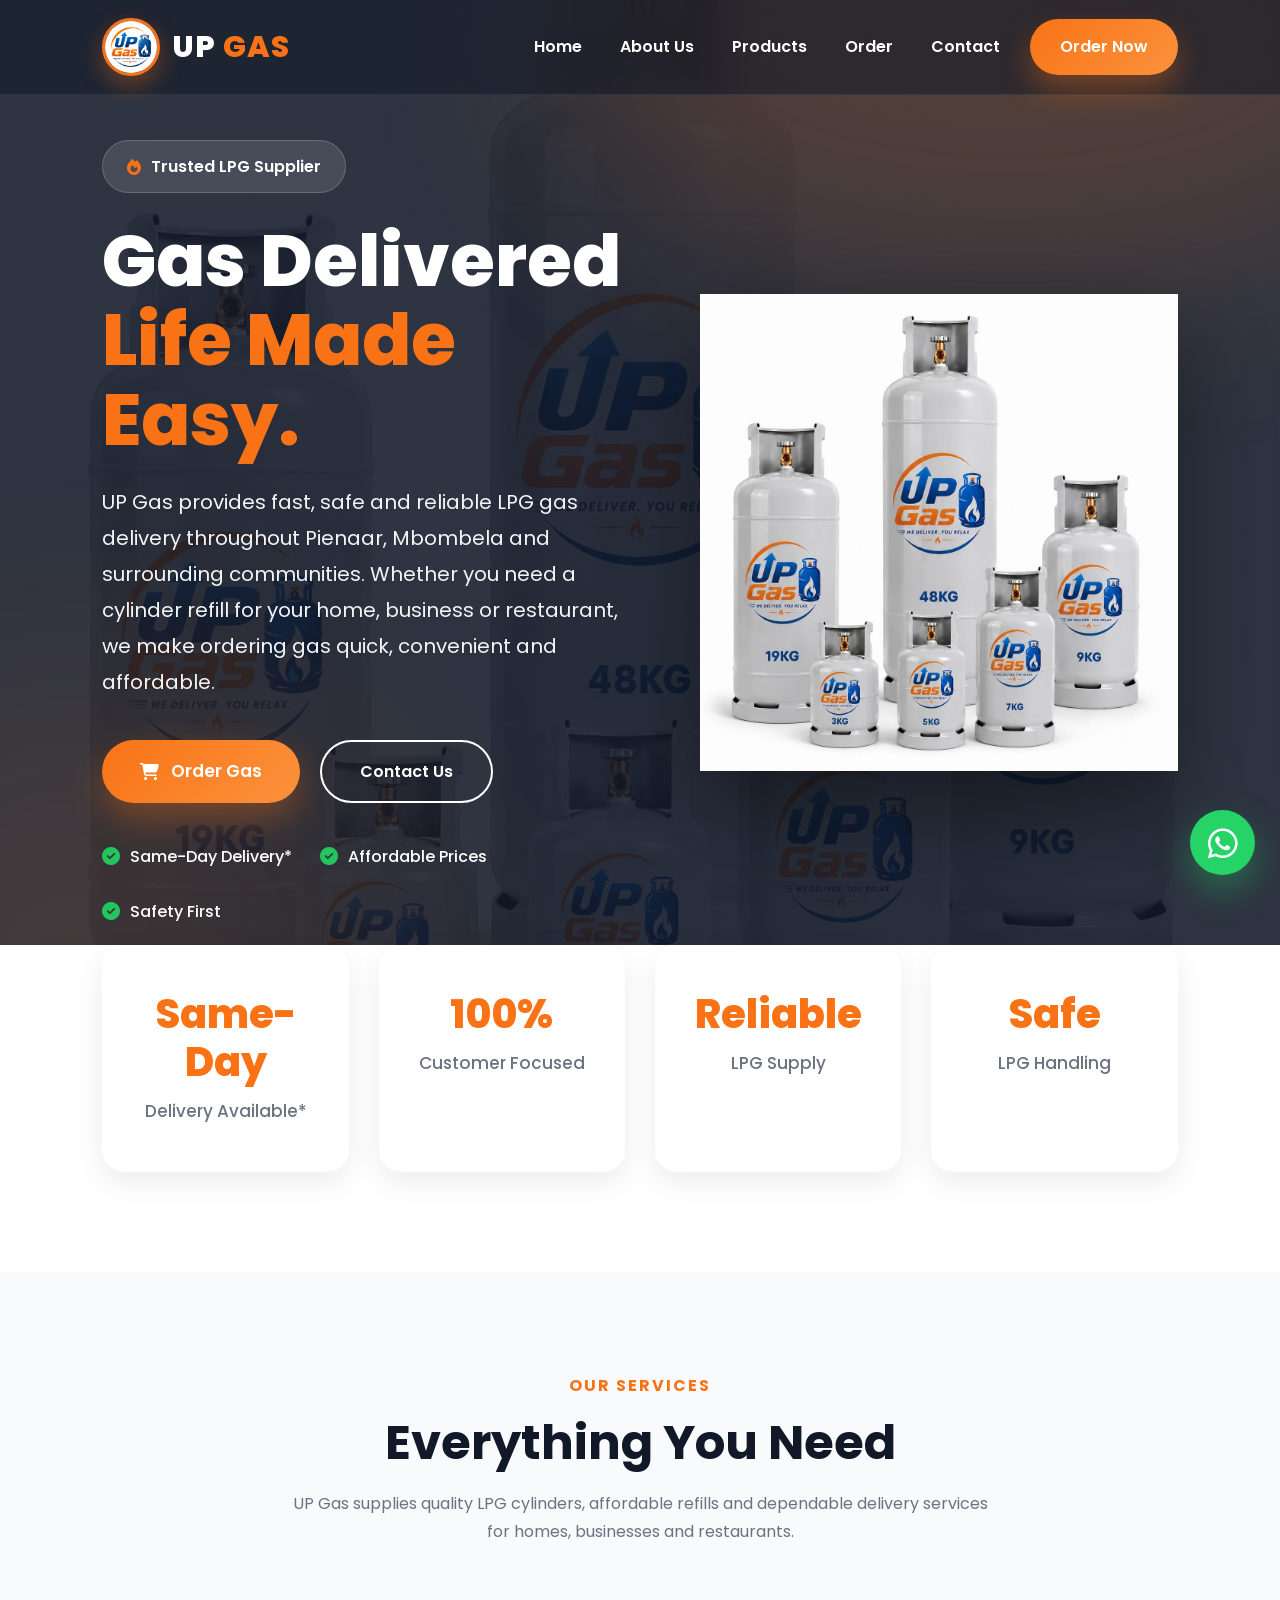
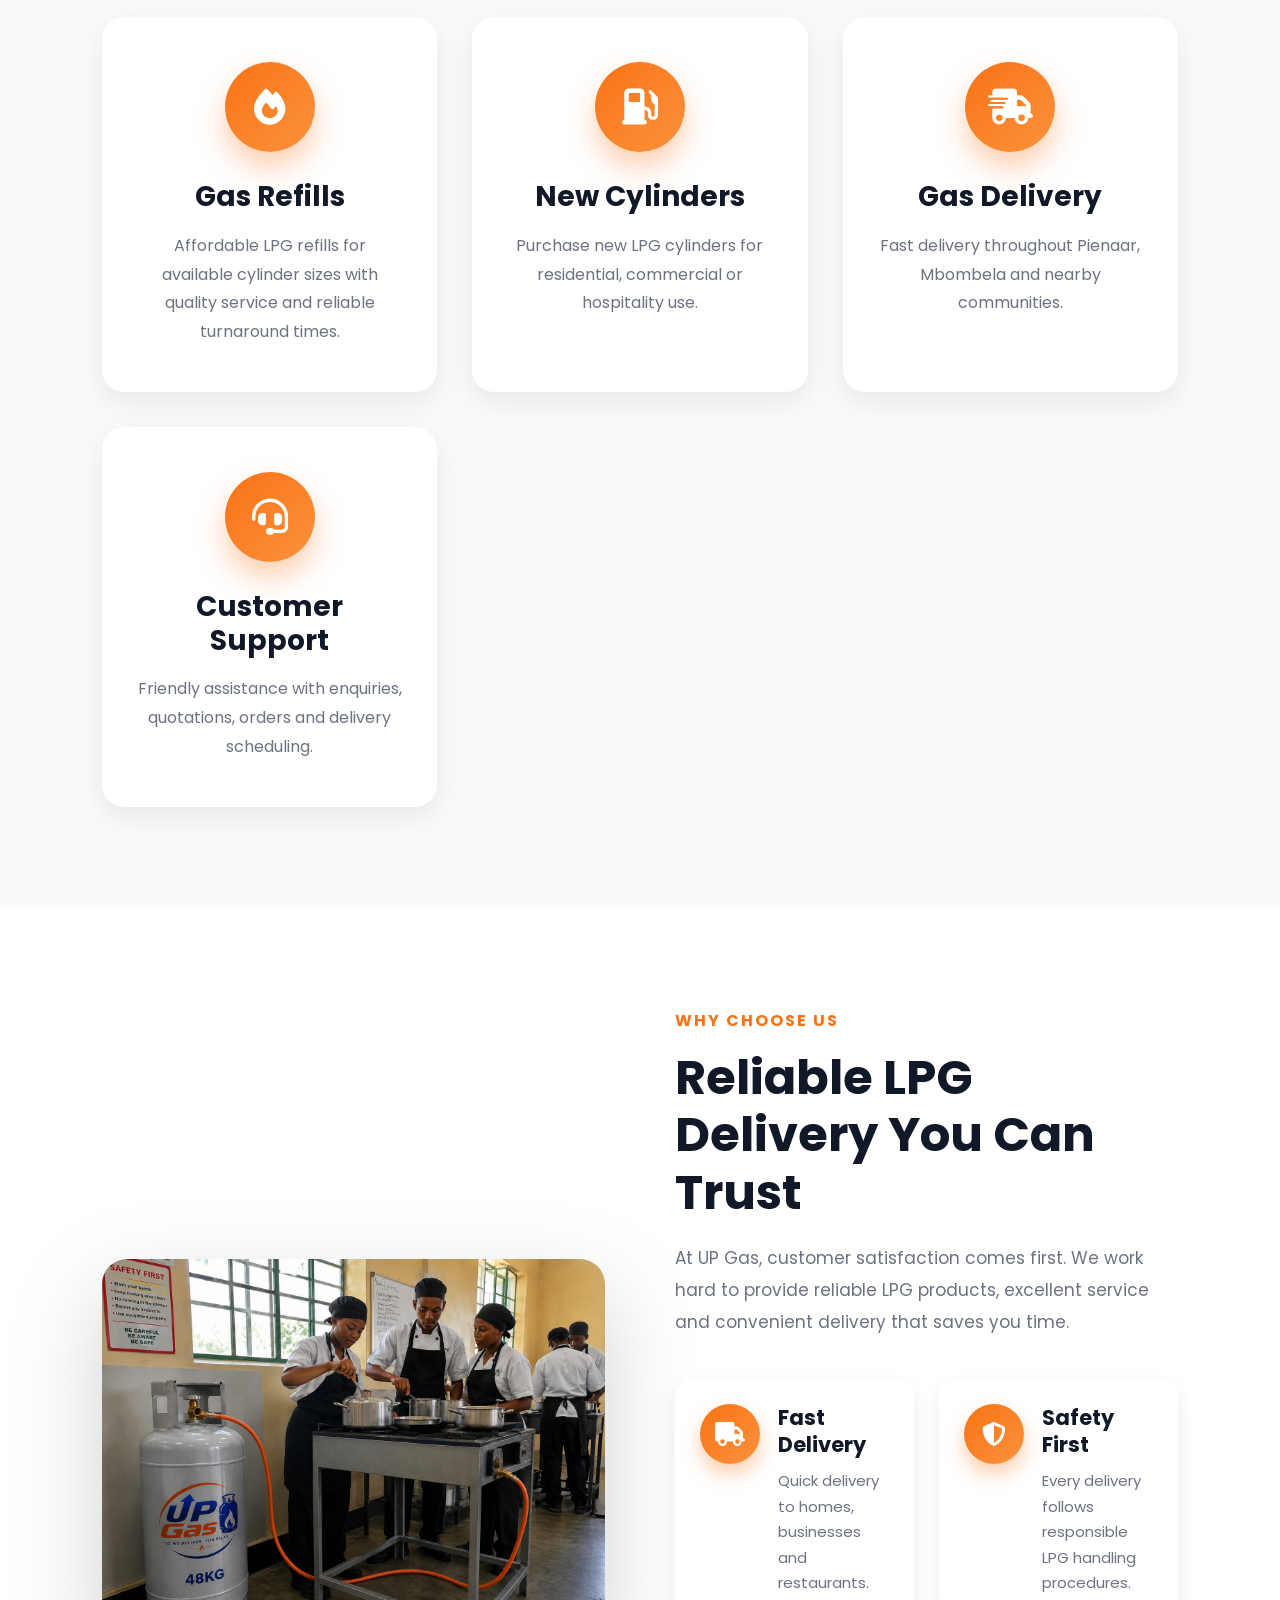
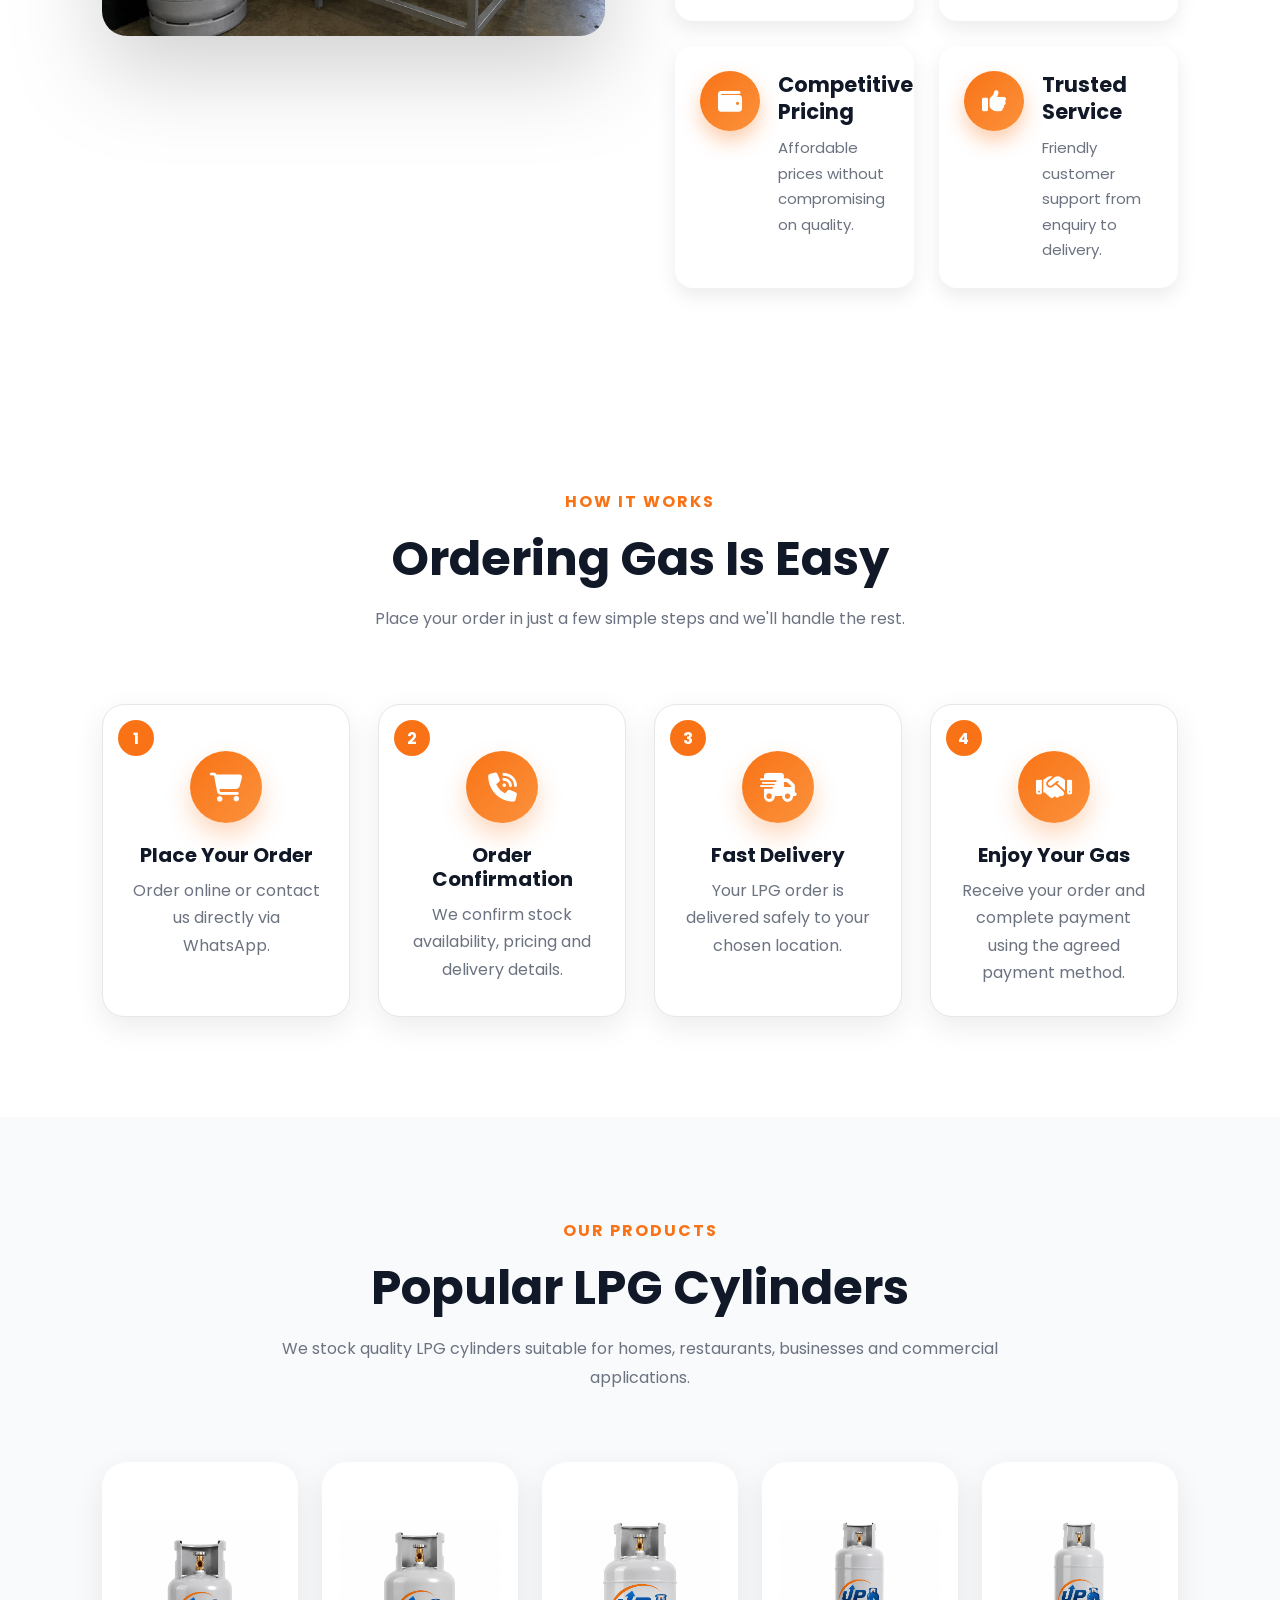
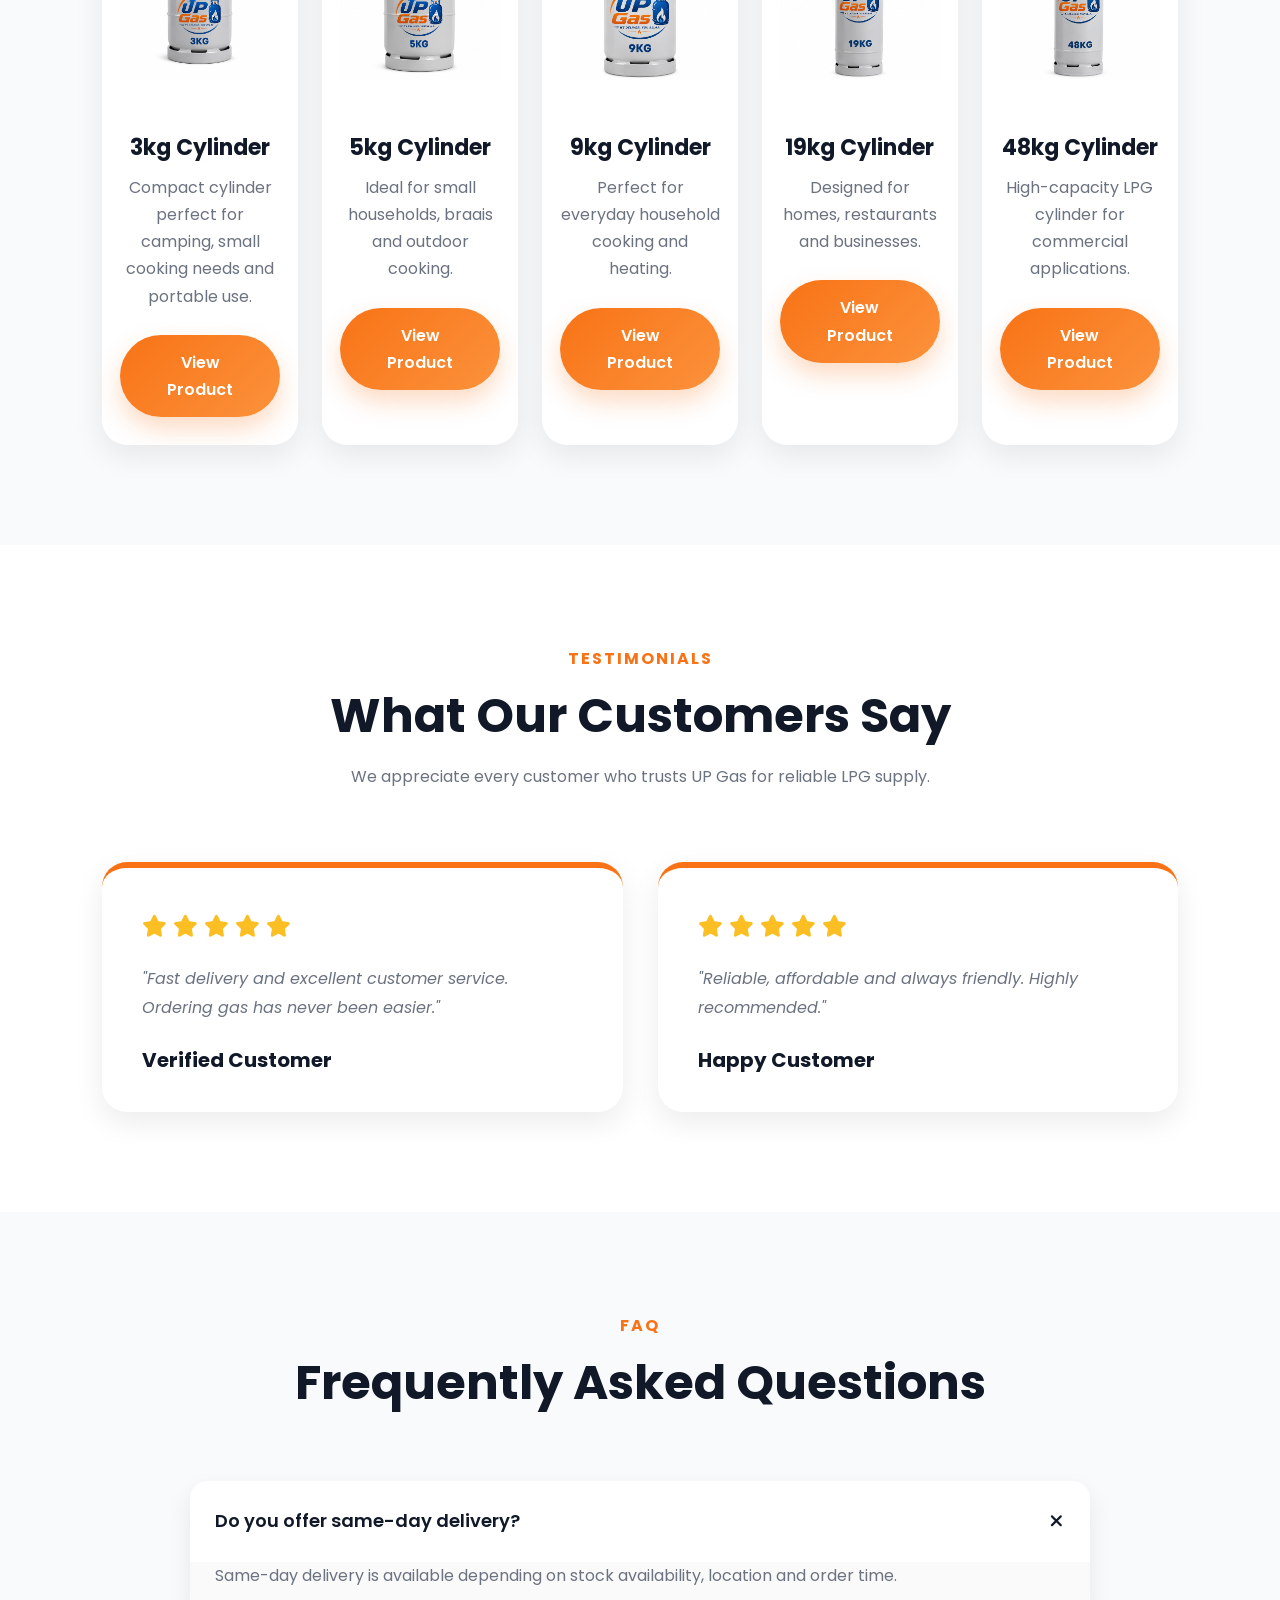
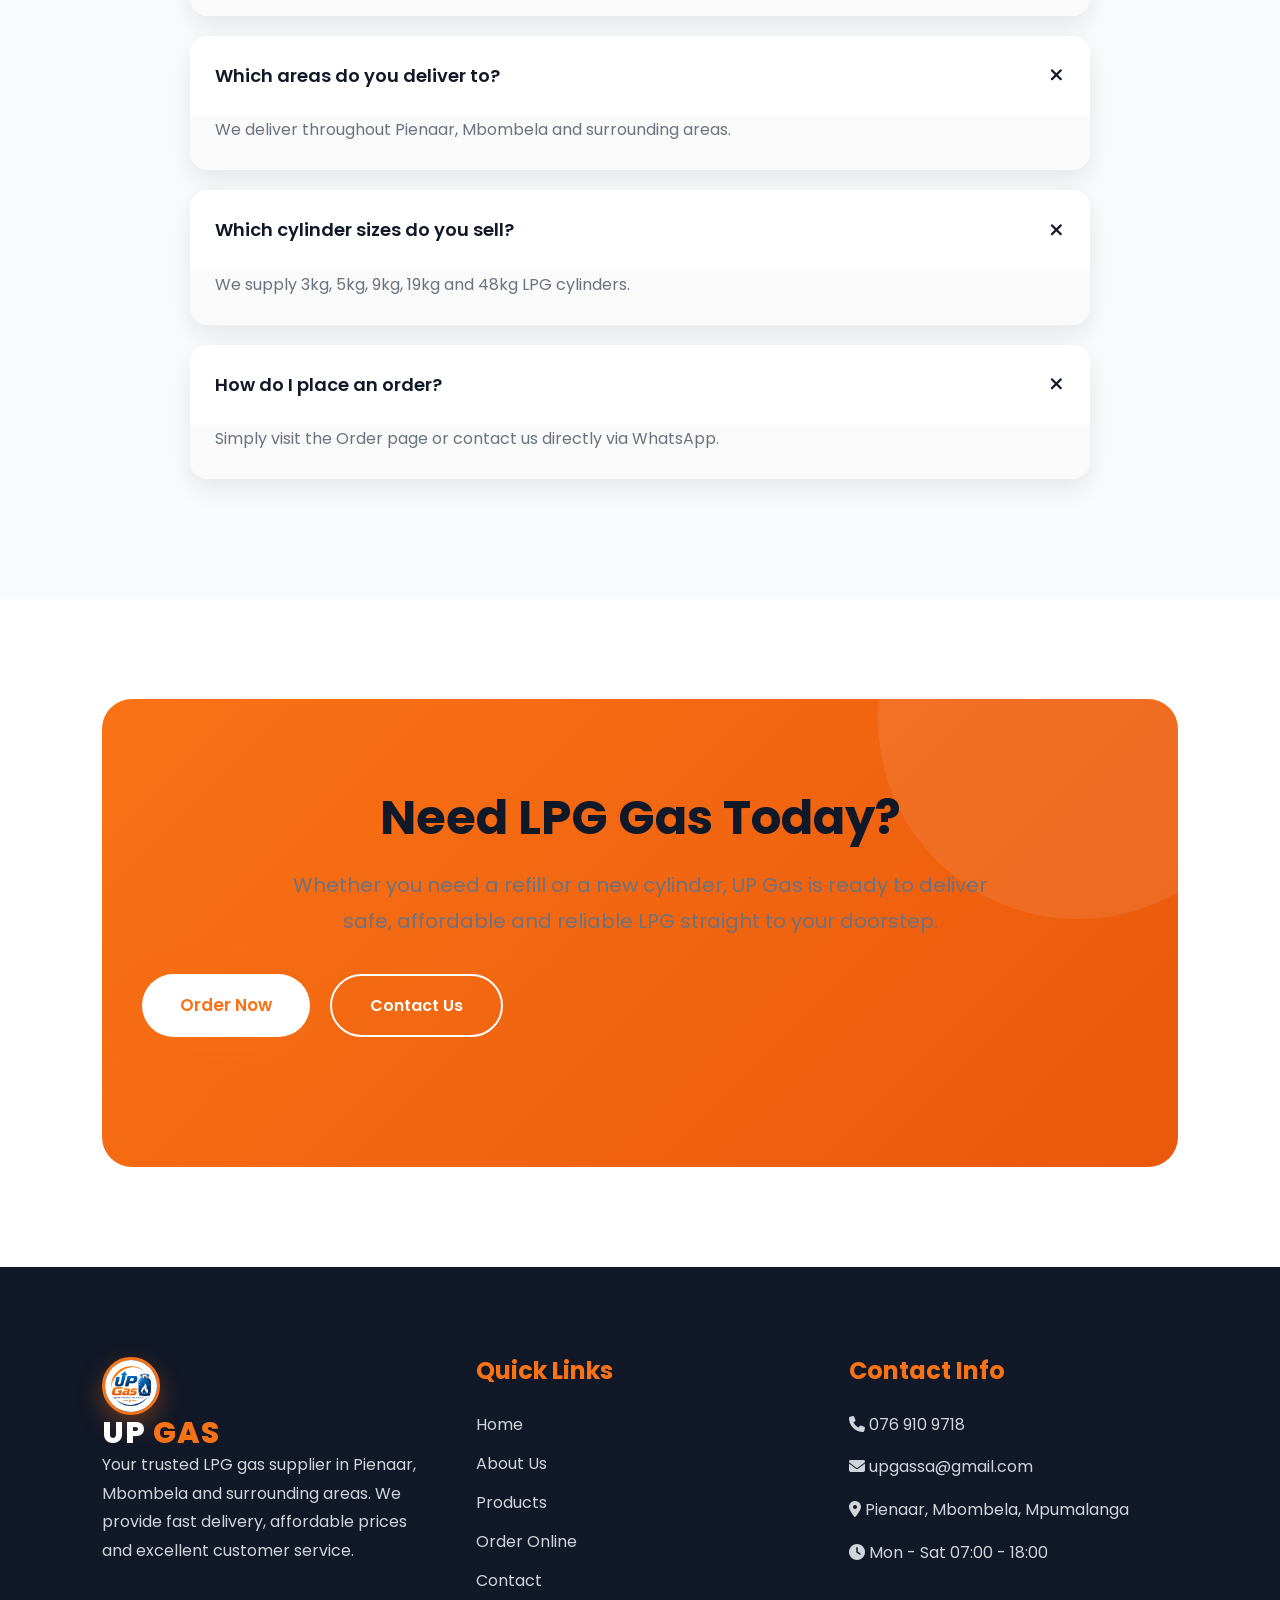
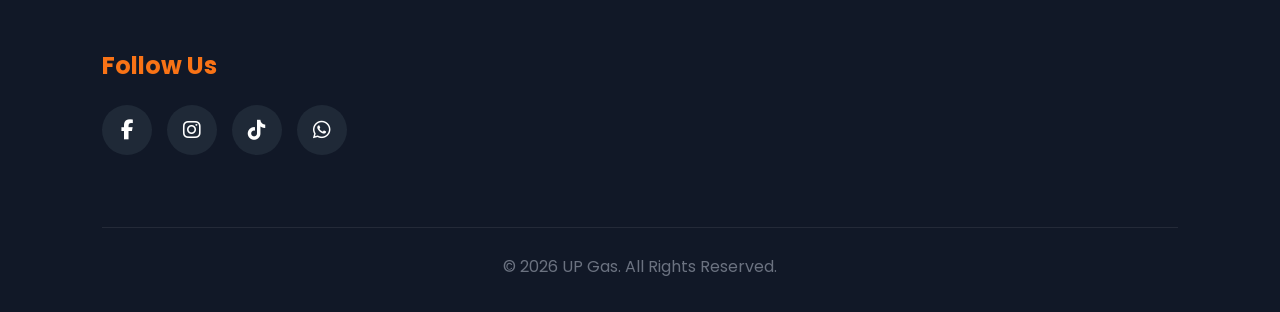
<file: index.html>
<!DOCTYPE html>
<html lang="en">
<head>
    <meta charset="UTF-8">
    <meta name="viewport" content="width=device-width, initial-scale=1.0">

    <!-- Primary SEO -->
    <title>UP GAS | LPG Gas Delivery in Mpumalanga | Fast & Reliable Gas Supplier</title>

    <meta name="description"
        content="UP GAS provides fast, reliable LPG gas cylinder delivery across Mpumalanga. Order 5kg, 9kg, 14kg, 19kg and 48kg gas cylinders with safe, affordable delivery to your home or business.">

    <meta name="keywords"
        content="gas near me, LPG gas, gas cylinder delivery, gas refill, LPG supplier, cooking gas, emergency gas delivery, gas delivery Mpumalanga, UP GAS">

    <meta name="author" content="UP GAS">
    <meta name="robots" content="index, follow">

    <link rel="canonical" href="https://upgas.co.za/">

    <!-- Open Graph -->
    <meta property="og:type" content="website">
    <meta property="og:title" content="UP GAS | LPG Gas Delivery in Mpumalanga">
    <meta property="og:description"
        content="Fast and reliable LPG gas cylinder delivery across Mpumalanga. Safe, affordable and trusted by homes and businesses.">
    <meta property="og:url" content="https://upgas.co.za/">
    <meta property="og:image" content="https://upgas.co.za/images/logo.png">

    <!-- Twitter -->
    <meta name="twitter:card" content="summary_large_image">
    <meta name="twitter:title" content="UP GAS | LPG Gas Delivery">
    <meta name="twitter:description"
        content="Reliable LPG gas delivery throughout Mpumalanga.">
    <meta name="twitter:image" content="https://upgas.co.za/images/logo.png">

    <link rel="icon" href="images/logo.jpeg">
    <link rel="stylesheet"
href="https://cdnjs.cloudflare.com/ajax/libs/font-awesome/6.7.2/css/all.min.css">
    <link rel="stylesheet" href="css/global.css">
    <link rel="stylesheet" href="css/Home.css">

    <!-- Schema.org -->
    <script type="application/ld+json">
{
  "@context":"https://schema.org",
  "@type":"LocalBusiness",
  "name":"UP GAS",
  "url":"https://upgas.co.za",
  "logo":"https://upgas.co.za/images/logo.png",
  "image":"https://upgas.co.za/images/logo.png",
  "telephone":"+27769109718",
  "priceRange":"R150",
  "address":{
    "@type":"PostalAddress",
    "addressRegion":"Mpumalanga",
    "addressCountry":"ZA"
  },
  "areaServed":[
    "Mbombela",
    "Nelspruit",
    "White River",
    "KaNyamazane",
    "Barberton",
    "Hazyview",
    "Sabie",
    "Graskop",
    "Lydenburg",
    "Middelburg",
    "eMalahleni",
    "Secunda",
    "Ermelo",
    "Standerton",
    "Bethal",
    "Komatipoort",
    "Malelane"
  ]
}
</script>

</head>

<body>

<!-- =========================================
     MOBILE MENU OVERLAY
========================================== -->
<div class="menu-overlay"></div>

<header id="header">
<div class="container">
<div class="logo"><a href="index.html" aria-label="UP Gas Home"><img src="images/logo.jpeg" alt="UP Gas Logo"><h2>UP <span>GAS</span></h2></a></div>
<nav id="navbar"><ul><li><a href="index.html" class="active">Home</a></li><li><a href="about.html">About Us</a></li><li><a href="products.html">Products</a></li><li><a href="order.html">Order</a></li><li><a href="contact.html">Contact</a></li></ul></nav>
<a href="order.html" class="nav-btn">Order Now</a>
<button id="menu-btn" type="button" aria-label="Open navigation menu" aria-expanded="false"><i class="fas fa-bars"></i></button>
</div>
</header>




<!-- =========================================
     HERO SECTION
========================================== -->

<section class="hero"
         id="home">

    <div class="container hero-wrapper">

        <!-- Left Side -->

        <div class="hero-content">

            <span class="tag">

                <i class="fas fa-fire"></i>

                Trusted LPG Supplier

            </span>

            <h1>

                Gas Delivered

                <span>

                    Life Made Easy.

                </span>

            </h1>

            <p>

                UP Gas provides fast, safe and reliable LPG
                gas delivery throughout Pienaar,
                Mbombela and surrounding communities.

                Whether you need a cylinder refill for
                your home, business or restaurant,
                we make ordering gas quick, convenient
                and affordable.

            </p>

            <!-- Buttons -->

            <div class="hero-buttons">

                <a href="order.html"
                   class="btn">

                    <i class="fas fa-cart-shopping"></i>

                    Order Gas

                </a>

                <a href="contact.html"
                   class="btn-outline">

                    Contact Us

                </a>

            </div>

            <!-- Features -->

            <div class="hero-features">

                <div>

                    <i class="fas fa-circle-check"></i>

                    Same-Day Delivery*

                </div>

                <div>

                    <i class="fas fa-circle-check"></i>

                    Affordable Prices

                </div>

                <div>

                    <i class="fas fa-circle-check"></i>

                    Safety First

                </div>

            </div>

        </div>

        <!-- Right Side -->

        <div class="hero-image">

            <img src="images/Hero.jpeg"
                 alt="LPG gas cylinder supplied by UP Gas">

        </div>

    </div>

</section>

<!-- =========================================
     BUSINESS HIGHLIGHTS
========================================== -->

<section class="stats">

    <div class="container">

        <div class="stats-grid">

            <div class="stat-card">

                <h2>Same-Day</h2>

                <p>Delivery Available*</p>

            </div>

            <div class="stat-card">

                <h2>100%</h2>

                <p>Customer Focused</p>

            </div>

            <div class="stat-card">

                <h2>Reliable</h2>

                <p>LPG Supply</p>

            </div>

            <div class="stat-card">

                <h2>Safe</h2>

                <p>LPG Handling</p>

            </div>

        </div>

    </div>

</section>

<!-- =========================================
     SERVICES
========================================== -->

<section class="services"
         id="services">

    <div class="container">

        <div class="section-title">

            <span>OUR SERVICES</span>

            <h2>Everything You Need</h2>

            <p>

                UP Gas supplies quality LPG cylinders,
                affordable refills and dependable delivery
                services for homes, businesses and restaurants.

            </p>

        </div>

        <div class="services-grid">

            <article class="service-card">

                <div class="icon">

                    <i class="fas fa-fire"></i>

                </div>

                <h3>Gas Refills</h3>

                <p>

                    Affordable LPG refills for available
                    cylinder sizes with quality service
                    and reliable turnaround times.

                </p>

            </article>

            <article class="service-card">

                <div class="icon">

                    <i class="fas fa-gas-pump"></i>

                </div>

                <h3>New Cylinders</h3>

                <p>

                    Purchase new LPG cylinders for
                    residential, commercial or
                    hospitality use.

                </p>

            </article>

            <article class="service-card">

                <div class="icon">

                    <i class="fas fa-truck-fast"></i>

                </div>

                <h3>Gas Delivery</h3>

                <p>

                    Fast delivery throughout
                    Pienaar, Mbombela and nearby
                    communities.

                </p>

            </article>

            <article class="service-card">

                <div class="icon">

                    <i class="fas fa-headset"></i>

                </div>

                <h3>Customer Support</h3>

                <p>

                    Friendly assistance with
                    enquiries, quotations,
                    orders and delivery scheduling.

                </p>

            </article>

        </div>

    </div>

</section>

<!-- =========================================
     WHY CHOOSE US
========================================== -->

<section class="why-us"
         id="why-us">

    <div class="container why-wrapper">

        <div class="why-image">

            <img src="images/Why.jpeg"
                 loading="lazy"
                 alt="LPG gas cylinder supplied by UP Gas">

        </div>

        <div class="why-content">

            <span class="section-tag">

                WHY CHOOSE US

            </span>

            <h2>

                Reliable LPG Delivery
                You Can Trust

            </h2>

            <p>

                At UP Gas, customer satisfaction
                comes first.

                We work hard to provide reliable
                LPG products, excellent service
                and convenient delivery that saves
                you time.

            </p>

            <div class="features-grid">

                <div class="feature">

                    <i class="fas fa-truck"></i>

                    <div>

                        <h3>

                            Fast Delivery

                        </h3>

                        <p>

                            Quick delivery to homes,
                            businesses and restaurants.

                        </p>

                    </div>

                </div>

                <div class="feature">

                    <i class="fas fa-shield-alt"></i>

                    <div>

                        <h3>

                            Safety First

                        </h3>

                        <p>

                            Every delivery follows
                            responsible LPG handling
                            procedures.

                        </p>

                    </div>

                </div>

                <div class="feature">

                    <i class="fas fa-wallet"></i>

                    <div>

                        <h3>

                            Competitive Pricing

                        </h3>

                        <p>

                            Affordable prices without
                            compromising on quality.

                        </p>

                    </div>

                </div>

                <div class="feature">

                    <i class="fas fa-thumbs-up"></i>

                    <div>

                        <h3>

                            Trusted Service

                        </h3>

                        <p>

                            Friendly customer support
                            from enquiry to delivery.

                        </p>

                    </div>

                </div>

            </div>

        </div>

    </div>

</section>

<!-- =========================================
     HOW IT WORKS
========================================== -->

<section class="process"
         id="process">

    <div class="container">

        <div class="section-title">

            <span>HOW IT WORKS</span>

            <h2>

                Ordering Gas Is Easy

            </h2>

            <p>

                Place your order in just a few
                simple steps and we'll handle
                the rest.

            </p>

        </div>

        <div class="process-grid">

            <article class="step">

                <span class="number">

                    1

                </span>

                <i class="fas fa-cart-shopping"></i>

                <h3>

                    Place Your Order

                </h3>

                <p>

                    Order online or contact us
                    directly via WhatsApp.

                </p>

            </article>

            <article class="step">

                <span class="number">

                    2

                </span>

                <i class="fas fa-phone-volume"></i>

                <h3>

                    Order Confirmation

                </h3>

                <p>

                    We confirm stock availability,
                    pricing and delivery details.

                </p>

            </article>

            <article class="step">

                <span class="number">

                    3

                </span>

                <i class="fas fa-truck-fast"></i>

                <h3>

                    Fast Delivery

                </h3>

                <p>

                    Your LPG order is delivered
                    safely to your chosen location.

                </p>

            </article>

            <article class="step">

                <span class="number">

                    4

                </span>

                <i class="fas fa-handshake"></i>

                <h3>

                    Enjoy Your Gas

                </h3>

                <p>

                    Receive your order and complete
                    payment using the agreed payment
                    method.

                </p>

            </article>

        </div>

    </div>

</section>

    <!-- ==========================
         FEATURED PRODUCTS
    =========================== -->

    <section class="products-preview" id="products">

        <div class="section-title">

            <span>OUR PRODUCTS</span>

            <h2>Popular LPG Cylinders</h2>

            <p>

                We stock quality LPG cylinders suitable for homes,
                restaurants, businesses and commercial applications.

            </p>

        </div>

        <div class="products-grid">

            <div class="product">

                <img src="images/Size 3.jpeg"
                     alt="LPG gas cylinder supplied by UP Gas">

                <h3>3kg Cylinder</h3>

                <p>

                    Compact cylinder perfect for camping,
                    small cooking needs and portable use.

                </p>

                <a href="products.html"
                   class="btn-small">

                    View Product

                </a>

            </div>

            <div class="product">

                <img src="images/Size 5.jpeg"
                     alt="LPG gas cylinder supplied by UP Gas">

                <h3>5kg Cylinder</h3>

                <p>

                    Ideal for small households,
                    braais and outdoor cooking.

                </p>

                <a href="products.html"
                   class="btn-small">

                    View Product

                </a>

            </div>

            <div class="product">

                <img src="images/Size 9.jpeg"
                     alt="LPG gas cylinder supplied by UP Gas">

                <h3>9kg Cylinder</h3>

                <p>

                    Perfect for everyday household
                    cooking and heating.

                </p>

                <a href="products.html"
                   class="btn-small">

                    View Product

                </a>

            </div>

            <div class="product">

                <img src="images/Size 19.jpeg"
                     alt="LPG gas cylinder supplied by UP Gas">

                <h3>19kg Cylinder</h3>

                <p>

                    Designed for homes,
                    restaurants and businesses.

                </p>

                <a href="products.html"
                   class="btn-small">

                    View Product

                </a>

            </div>

            <div class="product">

                <img src="images/Size 48.jpeg"
                     alt="48kg LPG Cylinder">

                <h3>48kg Cylinder</h3>

                <p>

                    High-capacity LPG cylinder
                    for commercial applications.

                </p>

                <a href="products.html"
                   class="btn-small">

                    View Product

                </a>

            </div>

        </div>

    </section>

    <!-- ==========================
         TESTIMONIALS
    =========================== -->

    <section class="testimonials">

        <div class="section-title">

            <span>TESTIMONIALS</span>

            <h2>What Our Customers Say</h2>

            <p>

                We appreciate every customer who trusts
                UP Gas for reliable LPG supply.

            </p>

        </div>

        <div class="testimonial-slider">

            <div class="testimonial-card">

                <div class="stars">

                    <i class="fas fa-star"></i>
                    <i class="fas fa-star"></i>
                    <i class="fas fa-star"></i>
                    <i class="fas fa-star"></i>
                    <i class="fas fa-star"></i>

                </div>

                <p>

                    "Fast delivery and excellent customer
                    service. Ordering gas has never been easier."

                </p>

                <h2>Verified Customer</h2>

            </div>

            <div class="testimonial-card">

                <div class="stars">

                    <i class="fas fa-star"></i>
                    <i class="fas fa-star"></i>
                    <i class="fas fa-star"></i>
                    <i class="fas fa-star"></i>
                    <i class="fas fa-star"></i>

                </div>

                <p>

                    "Reliable, affordable and always
                    friendly. Highly recommended."

                </p>

                <h2>Happy Customer</h2>

            </div>

        </div>

    </section>

    <!-- ==========================
         FAQ
    =========================== -->

    <section class="faq">

        <div class="section-title">

            <span>FAQ</span>

            <h2>Frequently Asked Questions</h2>

        </div>

        <div class="faq-container">

            <div class="faq-item">

                <button class="faq-question">

                    Do you offer same-day delivery?

                    <i class="fas fa-plus"></i>

                </button>

                <div class="faq-answer">

                    <p>

                        Same-day delivery is available
                        depending on stock availability,
                        location and order time.

                    </p>

                </div>

            </div>

            <div class="faq-item">

                <button class="faq-question">

                    Which areas do you deliver to?

                    <i class="fas fa-plus"></i>

                </button>

                <div class="faq-answer">

                    <p>

                        We deliver throughout Pienaar,
                        Mbombela and surrounding areas.

                    </p>

                </div>

            </div>

            <div class="faq-item">

                <button class="faq-question">

                    Which cylinder sizes do you sell?

                    <i class="fas fa-plus"></i>

                </button>

                <div class="faq-answer">

                    <p>

                        We supply 3kg, 5kg, 9kg,
                        19kg and 48kg LPG cylinders.

                    </p>

                </div>

            </div>

            <div class="faq-item">

                <button class="faq-question">

                    How do I place an order?

                    <i class="fas fa-plus"></i>

                </button>

                <div class="faq-answer">

                    <p>

                        Simply visit the Order page or
                        contact us directly via WhatsApp.

                    </p>

                </div>

            </div>

        </div>

    </section>

    <!-- ==========================
         CALL TO ACTION
    =========================== -->

    <section class="cta-section">

        <div class="cta-content">

            <h2>

                Need LPG Gas Today?

            </h2>

            <p>

                Whether you need a refill or a new cylinder,
                UP Gas is ready to deliver safe, affordable and
                reliable LPG straight to your doorstep.

            </p>

            <div class="hero-buttons">

                <a href="order.html"
                   class="btn">

                    Order Now

                </a>

                <a href="contact.html"
                   class="btn-outline">

                    Contact Us

                </a>

            </div>

        </div>

    </section>

    <!-- ==========================
         FOOTER
    =========================== -->

    <footer>
  <div class="footer-container">
    <div class="footer-box">
      <div class="logo">
        <img src="images/logo.jpeg" alt="UP Gas Logo">
        <h2>UP <span>GAS</span></h2>
      </div>
      <p>
        Your trusted LPG gas supplier in Pienaar, Mbombela and surrounding
        areas. We provide fast delivery, affordable prices and excellent
        customer service.
      </p>
    </div>

    <div class="footer-box">
      <h3>Quick Links</h3>
      <a href="index.html">Home</a>
      <a href="about.html">About Us</a>
      <a href="products.html">Products</a>
      <a href="order.html">Order Online</a>
      <a href="contact.html">Contact</a>
    </div>

    <div class="footer-box">
      <h3>Contact Info</h3>
      <p><i class="fas fa-phone"></i> 076 910 9718</p>
      <p><i class="fas fa-envelope"></i> upgassa@gmail.com</p>
      <p><i class="fas fa-location-dot"></i> Pienaar, Mbombela, Mpumalanga</p>
      <p><i class="fas fa-clock"></i> Mon - Sat 07:00 - 18:00</p>
    </div>

    <div class="footer-box">
      <h3>Follow Us</h3>
      <div class="social-icons">
        <a href="#" aria-label="Facebook"><i class="fab fa-facebook-f"></i></a>
        <a href="#" aria-label="Instagram"><i class="fab fa-instagram"></i></a>
        <a href="#" aria-label="TikTok"><i class="fab fa-tiktok"></i></a>
        <a href="https://wa.me/27638761182" target="_blank" rel="noopener" aria-label="WhatsApp">
          <i class="fab fa-whatsapp"></i>
        </a>
      </div>
    </div>
  </div>

  <div class="footer-bottom">
    <p>© 2026 UP Gas. All Rights Reserved.</p>
  </div>
</footer>

<a href="https://wa.me/27638761182" class="whatsapp" target="_blank" rel="noopener" aria-label="Chat with UP Gas on WhatsApp">
  <i class="fab fa-whatsapp"></i>
</a>
<button id="topBtn" aria-label="Back to top"><i class="fas fa-arrow-up"></i></button>

<script src="js/Home.js"></script>

<script data-upgas-images-visible>
document.addEventListener("DOMContentLoaded",function(){
  document.querySelectorAll("img").forEach(function(img){img.classList.add("loaded");});
});
</script>
</body>

</html>
</file>
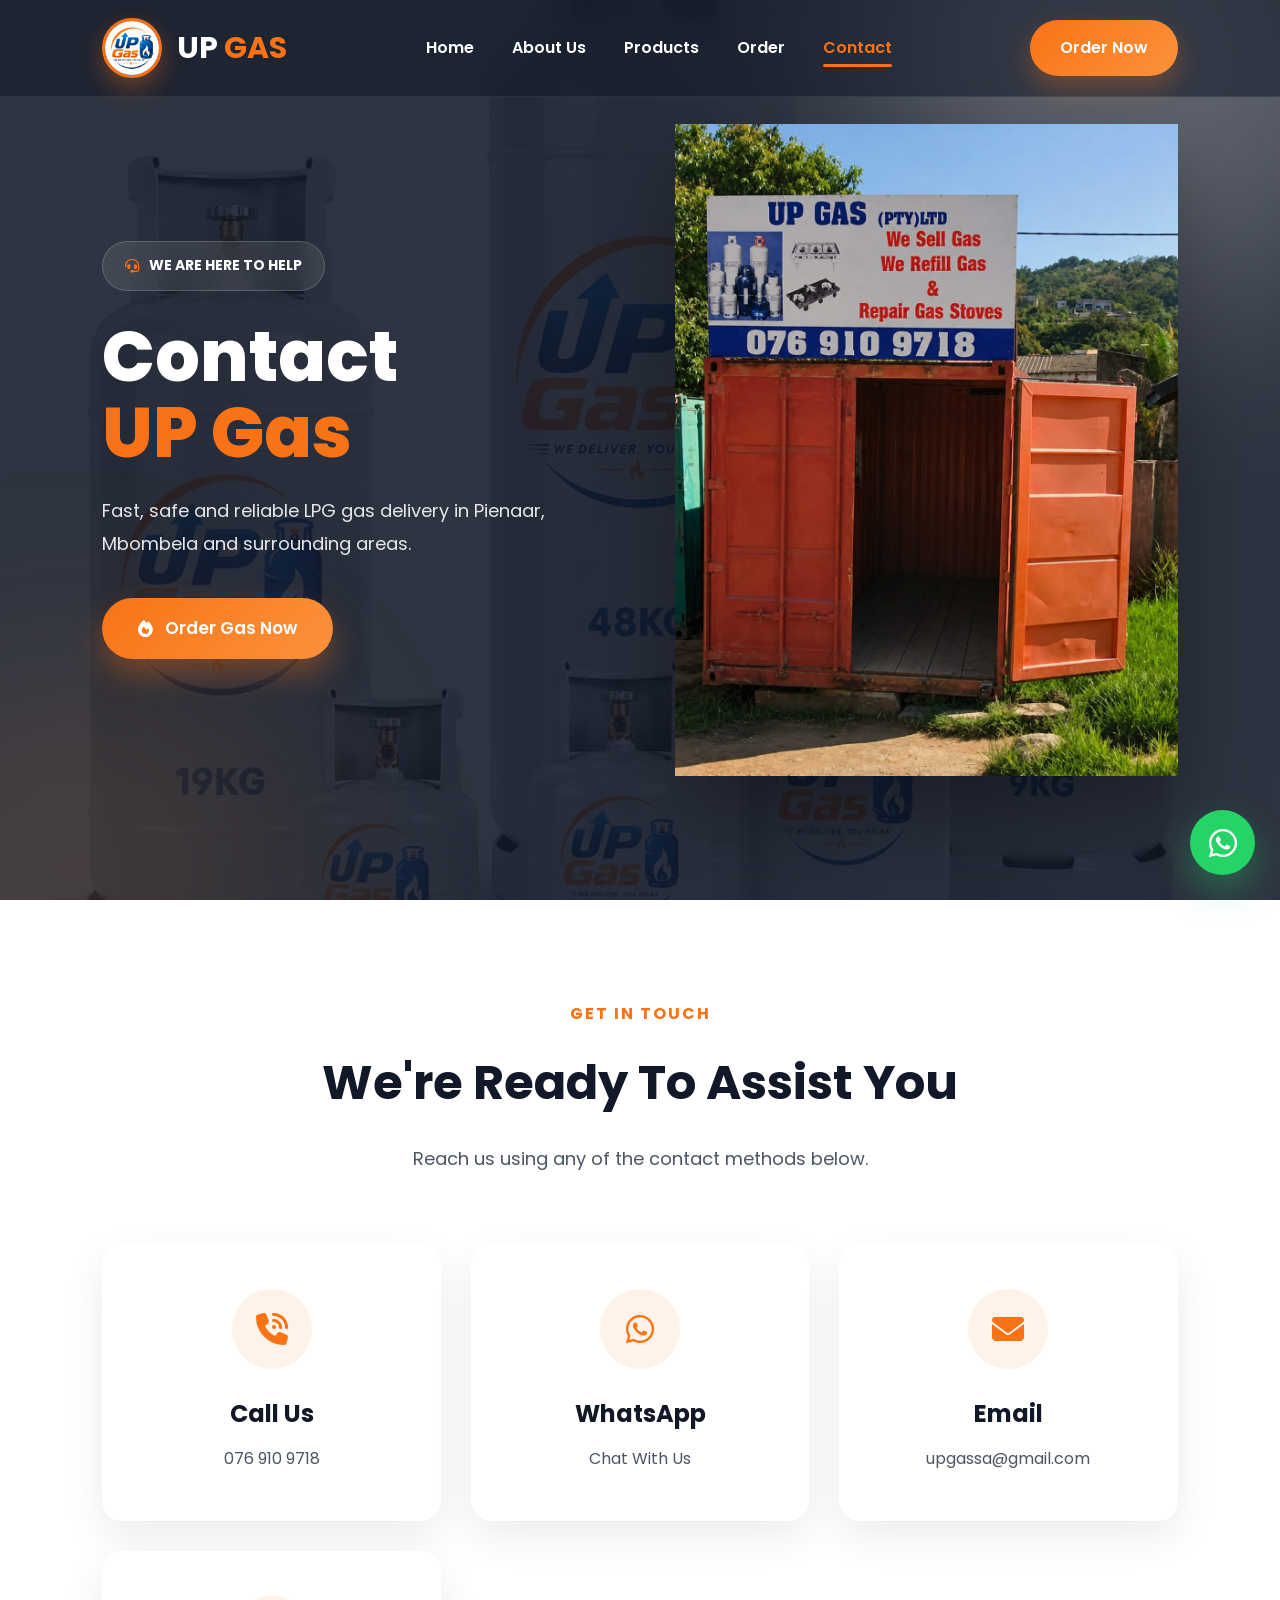
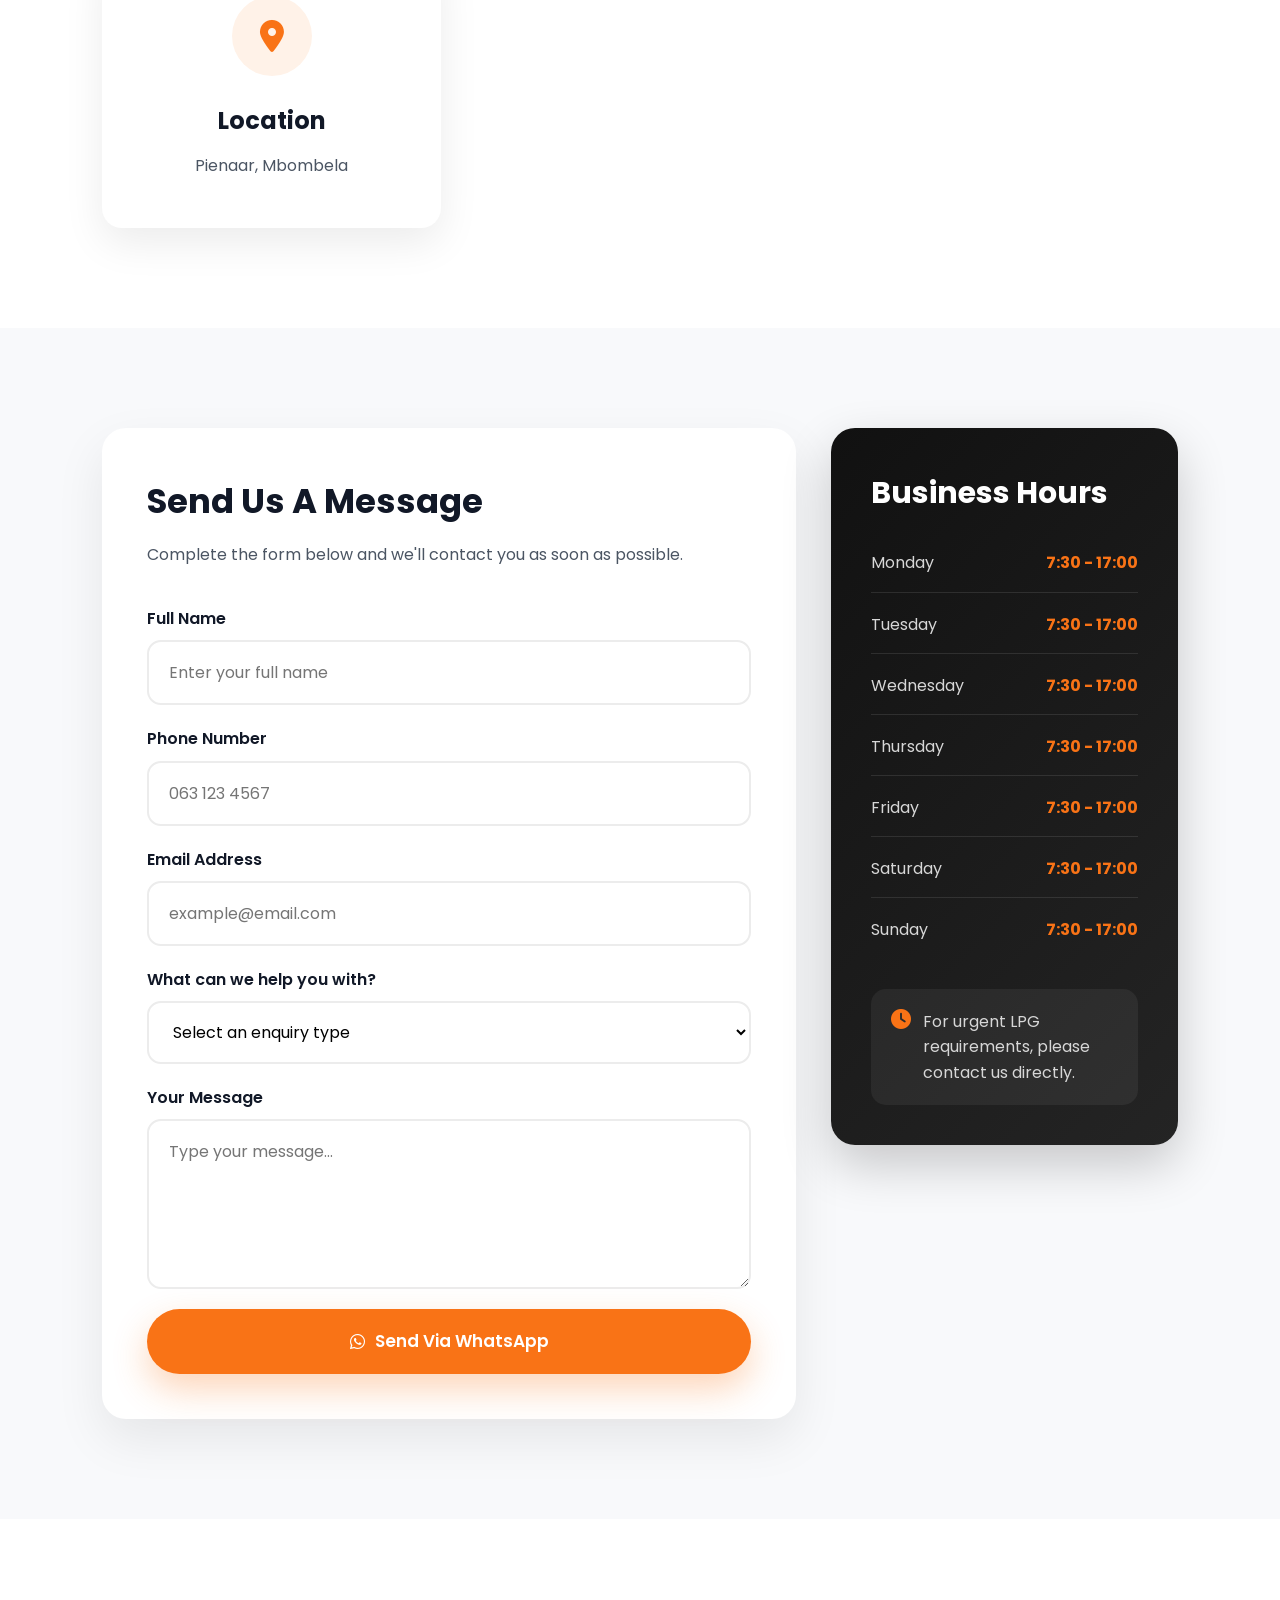
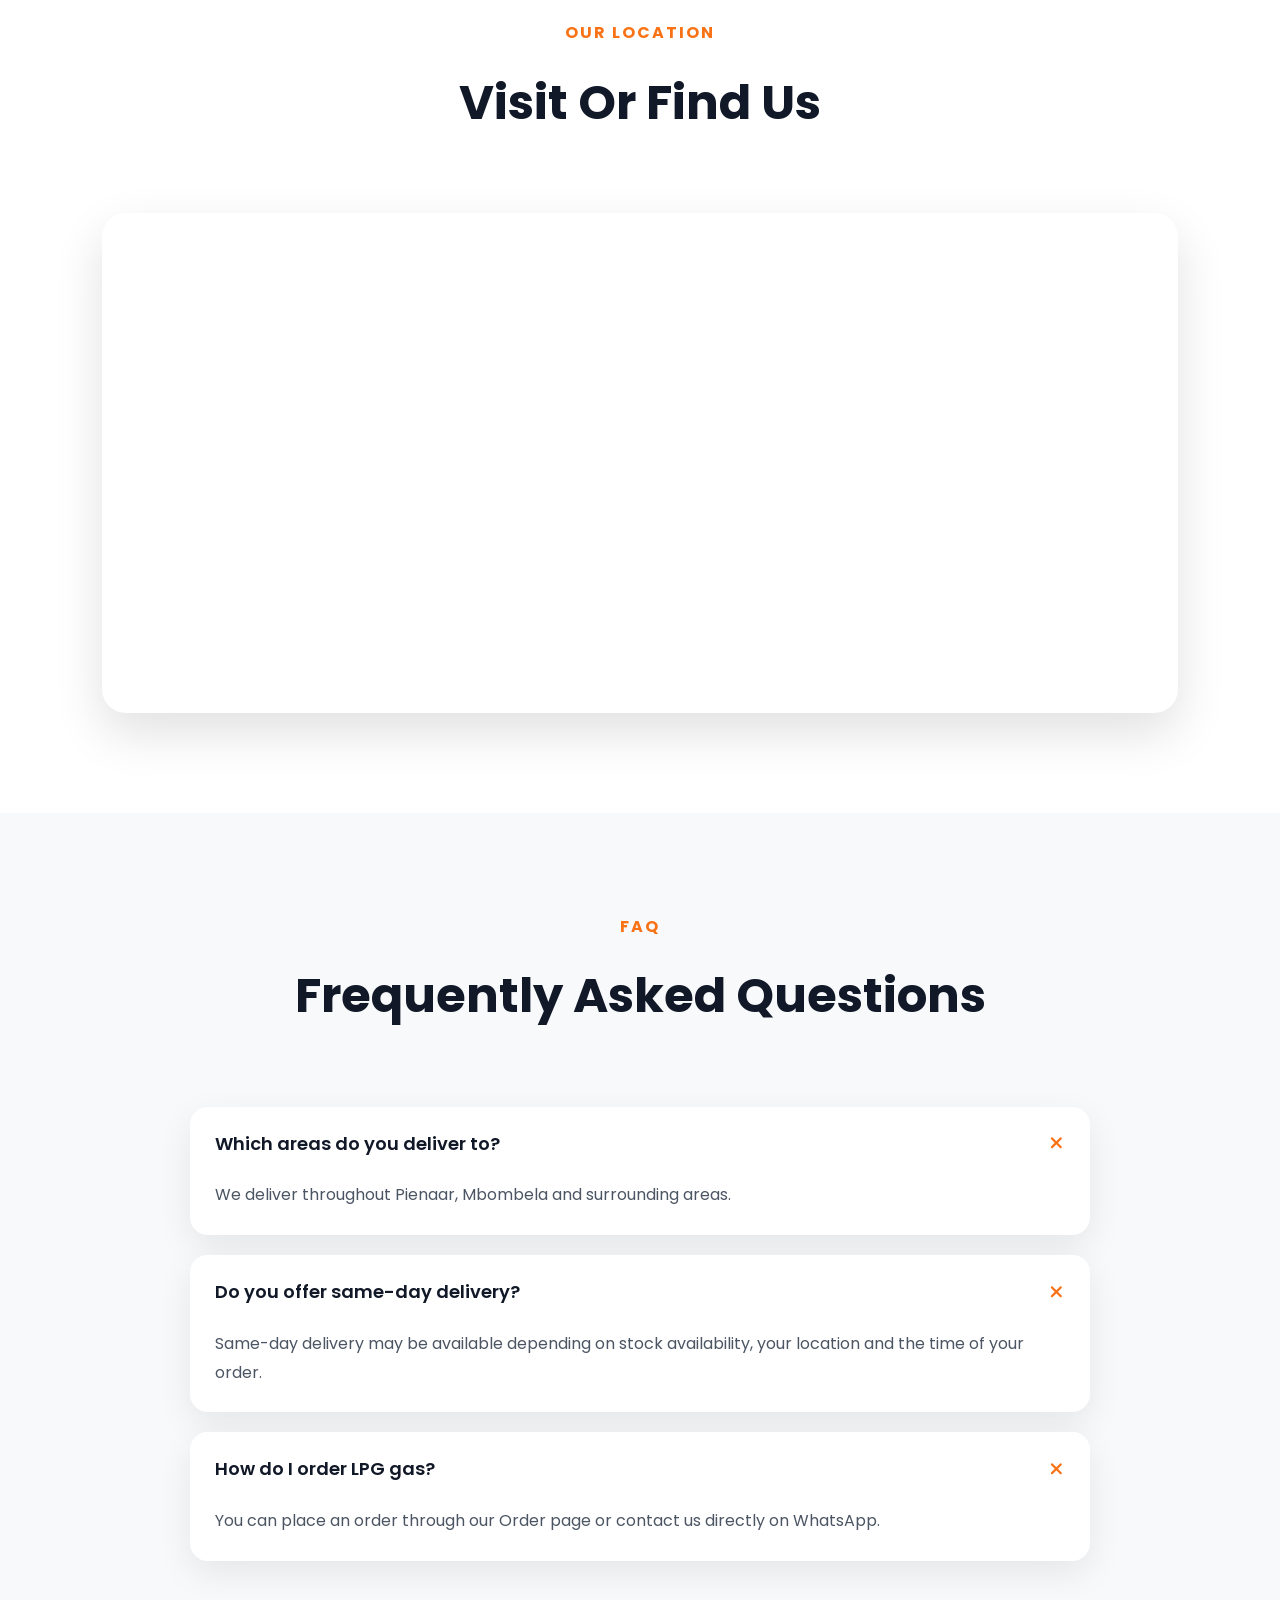
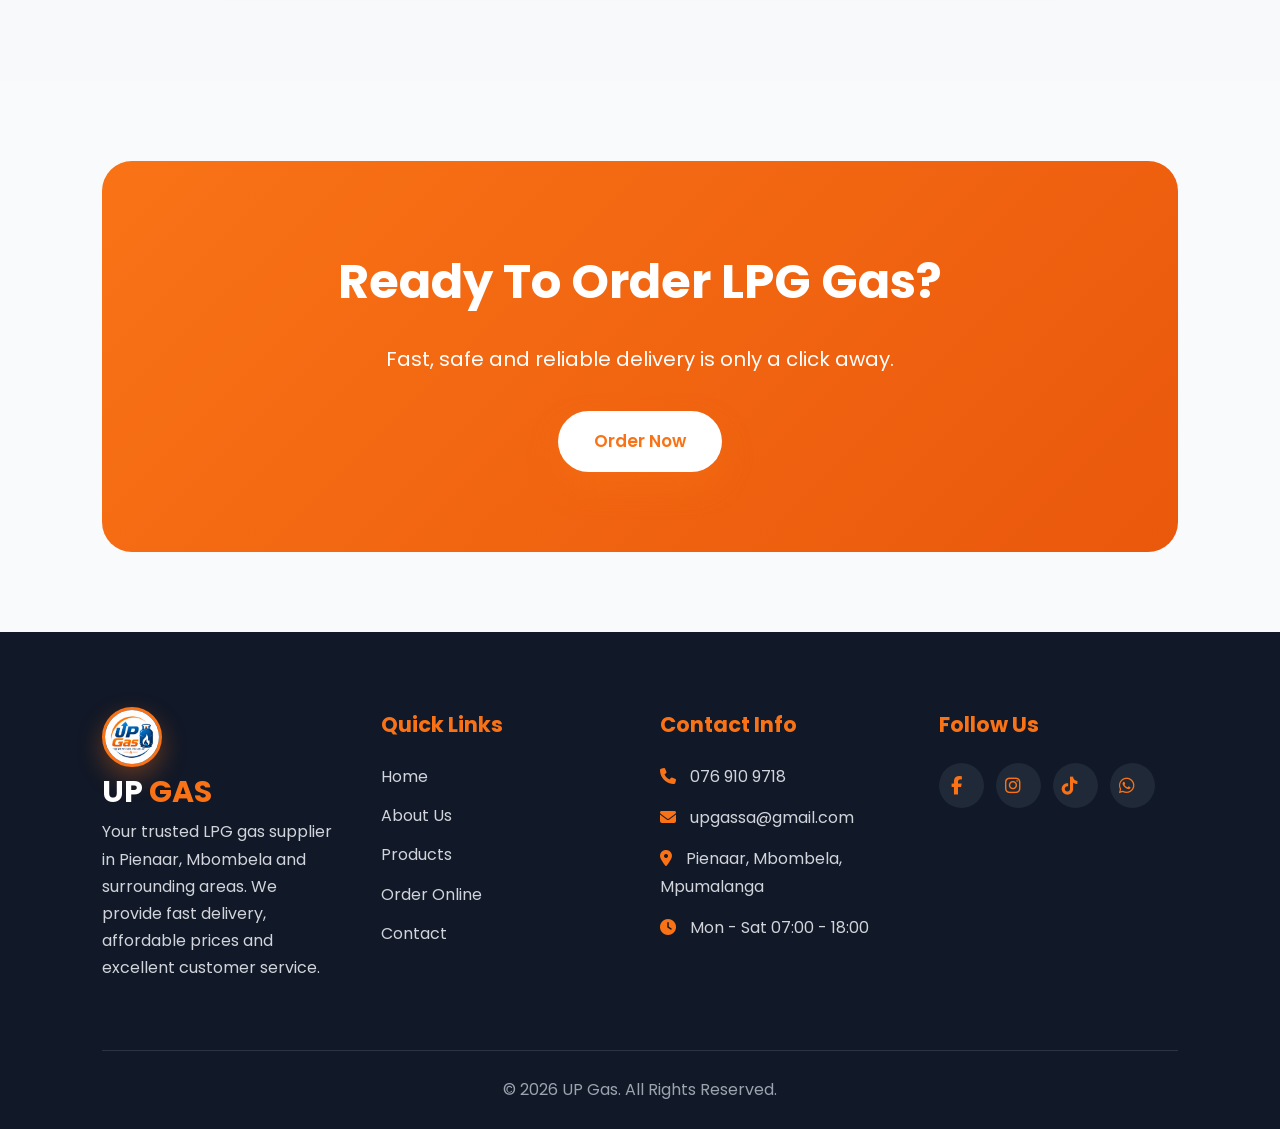
<file: contact.html>
<!DOCTYPE html>
<html lang="en">

<head>

    <meta charset="UTF-8">

    <meta name="viewport"
          content="width=device-width, initial-scale=1.0">

    <title>UP GAS – Order Gas Near You</title>

    <meta name="description"
          content="Contact UP Gas for LPG gas delivery, refills and commercial LPG supply in Pienaar, Mbombela and surrounding areas. Get in touch with UP GAS to order LPG gas or request a delivery in your area.">

    <link rel="preconnect"
          href="https://fonts.googleapis.com">

    <link rel="preconnect"
          href="https://fonts.gstatic.com"
          crossorigin>

    <link href="https://fonts.googleapis.com/css2?family=Poppins:wght@300;400;500;600;700;800&display=swap"
          rel="stylesheet">

    <link rel="stylesheet"
          href="https://cdnjs.cloudflare.com/ajax/libs/font-awesome/6.7.2/css/all.min.css">

    <link rel="icon" href="images/logo.jpeg">

    <link rel="stylesheet"
          href="css/global.css">

    <link rel="stylesheet"
          href="css/contact.css">

    <link rel="stylesheet" href="css/mobile-hero-fix.css">
    <link rel="stylesheet" href="css/shared.css">
</head>

<body>

<!--=========================
HEADER
==========================-->

<!-- MOBILE MENU OVERLAY -->
<div class="menu-overlay"></div>

<header id="header">
  <div class="container">
    <div class="logo">
      <a href="index.html" aria-label="UP Gas Home">
        <img src="images/logo.jpeg" alt="UP Gas Logo">
        <h2>UP <span>GAS</span></h2>
      </a>
    </div>

    <nav id="navbar" aria-label="Main navigation">
      <ul><li><a href="index.html">Home</a></li><li><a href="about.html">About Us</a></li><li><a href="products.html">Products</a></li><li><a href="order.html">Order</a></li><li><a href="contact.html" class="active" aria-current="page">Contact</a></li></ul>
    </nav>

    <a href="order.html" class="nav-btn">Order Now</a>

    <button id="menu-btn" type="button" aria-label="Open navigation menu" aria-expanded="false">
      <i class="fas fa-bars"></i>
    </button>
  </div>
</header>

<section class="contact-hero">

    <div class="hero-content">

        <span class="tag">

            <i class="fas fa-headset"></i>

            WE ARE HERE TO HELP

        </span>


        <h1>

            Contact

            <span>UP Gas</span>

        </h1>


        <p>

            Fast, safe and reliable LPG gas delivery
            in Pienaar, Mbombela and surrounding areas.

        </p>


        <a href="order.html"
           class="btn">

            <i class="fas fa-fire"></i>

            Order Gas Now

        </a>

    </div>


    <div class="hero-image">

        <img src="images/A.jpeg"
             alt="UP Gas LPG Cylinder">

    </div>

</section>


<!--=========================
CONTACT CARDS
==========================-->

<section class="contact-cards">

    <div class="section-title reveal">

        <span>GET IN TOUCH</span>

        <h2>

            We're Ready To Assist You

        </h2>

        <p>

            Reach us using any of the contact methods below.

        </p>

    </div>


    <div class="cards">

        <div class="card reveal">

            <i class="fas fa-phone-volume"></i>

            <h3>

                Call Us

            </h3>

            <a href="tel:+27769109718">

                076 910 9718

            </a>

        </div>


        <div class="card reveal">

            <i class="fab fa-whatsapp"></i>

            <h3>

                WhatsApp

            </h3>

            <a href="https://wa.me/27638761182"
               target="_blank"
               rel="noopener">

                Chat With Us

            </a>

        </div>


        <div class="card reveal">

            <i class="fas fa-envelope"></i>

            <h3>

                Email

            </h3>

            <a href="mailto:upgassa@gmail.com">

                upgassa@gmail.com

            </a>

        </div>


        <div class="card reveal">

            <i class="fas fa-location-dot"></i>

            <h3>

                Location

            </h3>

            <p>

                Pienaar, Mbombela

            </p>

        </div>

    </div>

</section>


<!--=========================
CONTACT FORM
==========================-->

<section class="contact-section">

    <div class="contact-wrapper">


        <div class="contact-form reveal">

            <h2>

                Send Us A Message

            </h2>


            <p>

                Complete the form below and we'll contact you as soon as possible.

            </p>


            <form id="contactForm">


                <div class="form-group">

                    <label for="name">

                        Full Name

                    </label>

                    <input type="text"
                           id="name"
                           placeholder="Enter your full name"
                           autocomplete="name"
                           required>

                </div>


                <div class="form-group">

                    <label for="phone">

                        Phone Number

                    </label>

                    <input type="tel"
                           id="phone"
                           placeholder="063 123 4567"
                           autocomplete="tel"
                           required>

                </div>


                <div class="form-group">

                    <label for="email">

                        Email Address

                    </label>

                    <input type="email"
                           id="email"
                           placeholder="example@email.com"
                           autocomplete="email">

                </div>


                <div class="form-group">

                    <label for="service">

                        What can we help you with?

                    </label>

                    <select id="service"
                            required>

                        <option value="">

                            Select an enquiry type

                        </option>

                        <option value="Gas Refill">

                            Gas Refill

                        </option>

                        <option value="Gas Delivery">

                            Gas Delivery

                        </option>

                        <option value="Commercial Supply">

                            Commercial Supply

                        </option>

                        <option value="General Enquiry">

                            General Enquiry

                        </option>

                    </select>

                </div>


                <div class="form-group">

                    <label for="message">

                        Your Message

                    </label>

                    <textarea id="message"
                              placeholder="Type your message..."
                              required></textarea>

                </div>


                <button type="submit"
                        class="submit-btn">

                    <i class="fab fa-whatsapp"></i>

                    Send Via WhatsApp

                </button>

            </form>

        </div>


        <div class="business-hours reveal">

            <h2>

                Business Hours

            </h2>


            <div class="hours">

                <div>
                    <span>Monday</span>
                    <strong>7:30 - 17:00</strong>
                </div>

                <div>
                    <span>Tuesday</span>
                    <strong>7:30 - 17:00</strong>
                </div>

                <div>
                    <span>Wednesday</span>
                    <strong>7:30 - 17:00</strong>
                </div>

                <div>
                    <span>Thursday</span>
                    <strong>7:30 - 17:00</strong>
                </div>

                <div>
                    <span>Friday</span>
                    <strong>7:30 - 17:00</strong>
                </div>

                <div>
                    <span>Saturday</span>
                    <strong>7:30 - 17:00</strong>
                </div>

                <div>
                    <span>Sunday</span>
                    <strong>7:30 - 17:00</strong>
                </div>

            </div>

            <div class="hours-note">

                <i class="fas fa-clock"></i>

                <p>

                    For urgent LPG requirements,
                    please contact us directly.

                </p>

            </div>

        </div>

    </div>

</section>


<!--=========================
MAP
==========================-->

<section class="map-section">

    <div class="section-title reveal">

        <span>OUR LOCATION</span>

        <h2>

            Visit Or Find Us

        </h2>

    </div>


    <div class="map reveal">

        <iframe
            src="https://www.google.com/maps?q=Pienaar,Mbombela&output=embed"
            loading="lazy"
            allowfullscreen
            title="UP Gas location in Pienaar, Mbombela">

        </iframe>

    </div>

</section>


<!--=========================
FAQ
==========================-->

<section class="faq">

    <div class="section-title reveal">

        <span>FAQ</span>

        <h2>

            Frequently Asked Questions

        </h2>

    </div>


    <div class="faq-container">


        <div class="faq-item reveal">

            <button class="faq-question"
                    type="button"
                    aria-expanded="false">

                Which areas do you deliver to?

                <i class="fas fa-plus"></i>

            </button>


            <div class="faq-answer">

                <p>

                    We deliver throughout Pienaar,
                    Mbombela and surrounding areas.

                </p>

            </div>

        </div>


        <div class="faq-item reveal">

            <button class="faq-question"
                    type="button"
                    aria-expanded="false">

                Do you offer same-day delivery?

                <i class="fas fa-plus"></i>

            </button>


            <div class="faq-answer">

                <p>

                    Same-day delivery may be available
                    depending on stock availability,
                    your location and the time of your order.

                </p>

            </div>

        </div>


        <div class="faq-item reveal">

            <button class="faq-question"
                    type="button"
                    aria-expanded="false">

                How do I order LPG gas?

                <i class="fas fa-plus"></i>

            </button>


            <div class="faq-answer">

                <p>

                    You can place an order through our
                    Order page or contact us directly on WhatsApp.

                </p>

            </div>

        </div>

    </div>

</section>


<!--=========================
CTA
==========================-->

<section class="cta-section">

    <div class="cta-content">

        <h2>

            Ready To Order LPG Gas?

        </h2>


        <p>

            Fast, safe and reliable delivery
            is only a click away.

        </p>


        <a href="order.html"
           class="btn">

            Order Now

        </a>

    </div>

</section>


<!--=========================
FOOTER
==========================-->

<footer>
  <div class="footer-container">
    <div class="footer-box">
      <div class="logo">
        <img src="images/logo.jpeg" alt="UP Gas Logo">
        <h2>UP <span>GAS</span></h2>
      </div>
      <p>
        Your trusted LPG gas supplier in Pienaar, Mbombela and surrounding
        areas. We provide fast delivery, affordable prices and excellent
        customer service.
      </p>
    </div>

    <div class="footer-box">
      <h3>Quick Links</h3>
      <a href="index.html">Home</a>
      <a href="about.html">About Us</a>
      <a href="products.html">Products</a>
      <a href="order.html">Order Online</a>
      <a href="contact.html">Contact</a>
    </div>

    <div class="footer-box">
      <h3>Contact Info</h3>
      <p><i class="fas fa-phone"></i> 076 910 9718</p>
      <p><i class="fas fa-envelope"></i> upgassa@gmail.com</p>
      <p><i class="fas fa-location-dot"></i> Pienaar, Mbombela, Mpumalanga</p>
      <p><i class="fas fa-clock"></i> Mon - Sat 07:00 - 18:00</p>
    </div>

    <div class="footer-box">
      <h3>Follow Us</h3>
      <div class="social-icons">
        <a href="#" aria-label="Facebook"><i class="fab fa-facebook-f"></i></a>
        <a href="#" aria-label="Instagram"><i class="fab fa-instagram"></i></a>
        <a href="#" aria-label="TikTok"><i class="fab fa-tiktok"></i></a>
        <a href="https://wa.me/27638761182" target="_blank" rel="noopener" aria-label="WhatsApp">
          <i class="fab fa-whatsapp"></i>
        </a>
      </div>
    </div>
  </div>

  <div class="footer-bottom">
    <p>© 2026 UP Gas. All Rights Reserved.</p>
  </div>
</footer>

<a href="https://wa.me/27638761182" class="whatsapp" target="_blank" rel="noopener" aria-label="Chat with UP Gas on WhatsApp">
  <i class="fab fa-whatsapp"></i>
</a>
<button id="topBtn" aria-label="Back to top"><i class="fas fa-arrow-up"></i></button>

<script src="js/contact.js"></script>

<script data-upgas-images-visible>
document.addEventListener("DOMContentLoaded",function(){
  document.querySelectorAll("img").forEach(function(img){img.classList.add("loaded");});
});
</script>
</body>

</html>
</file>
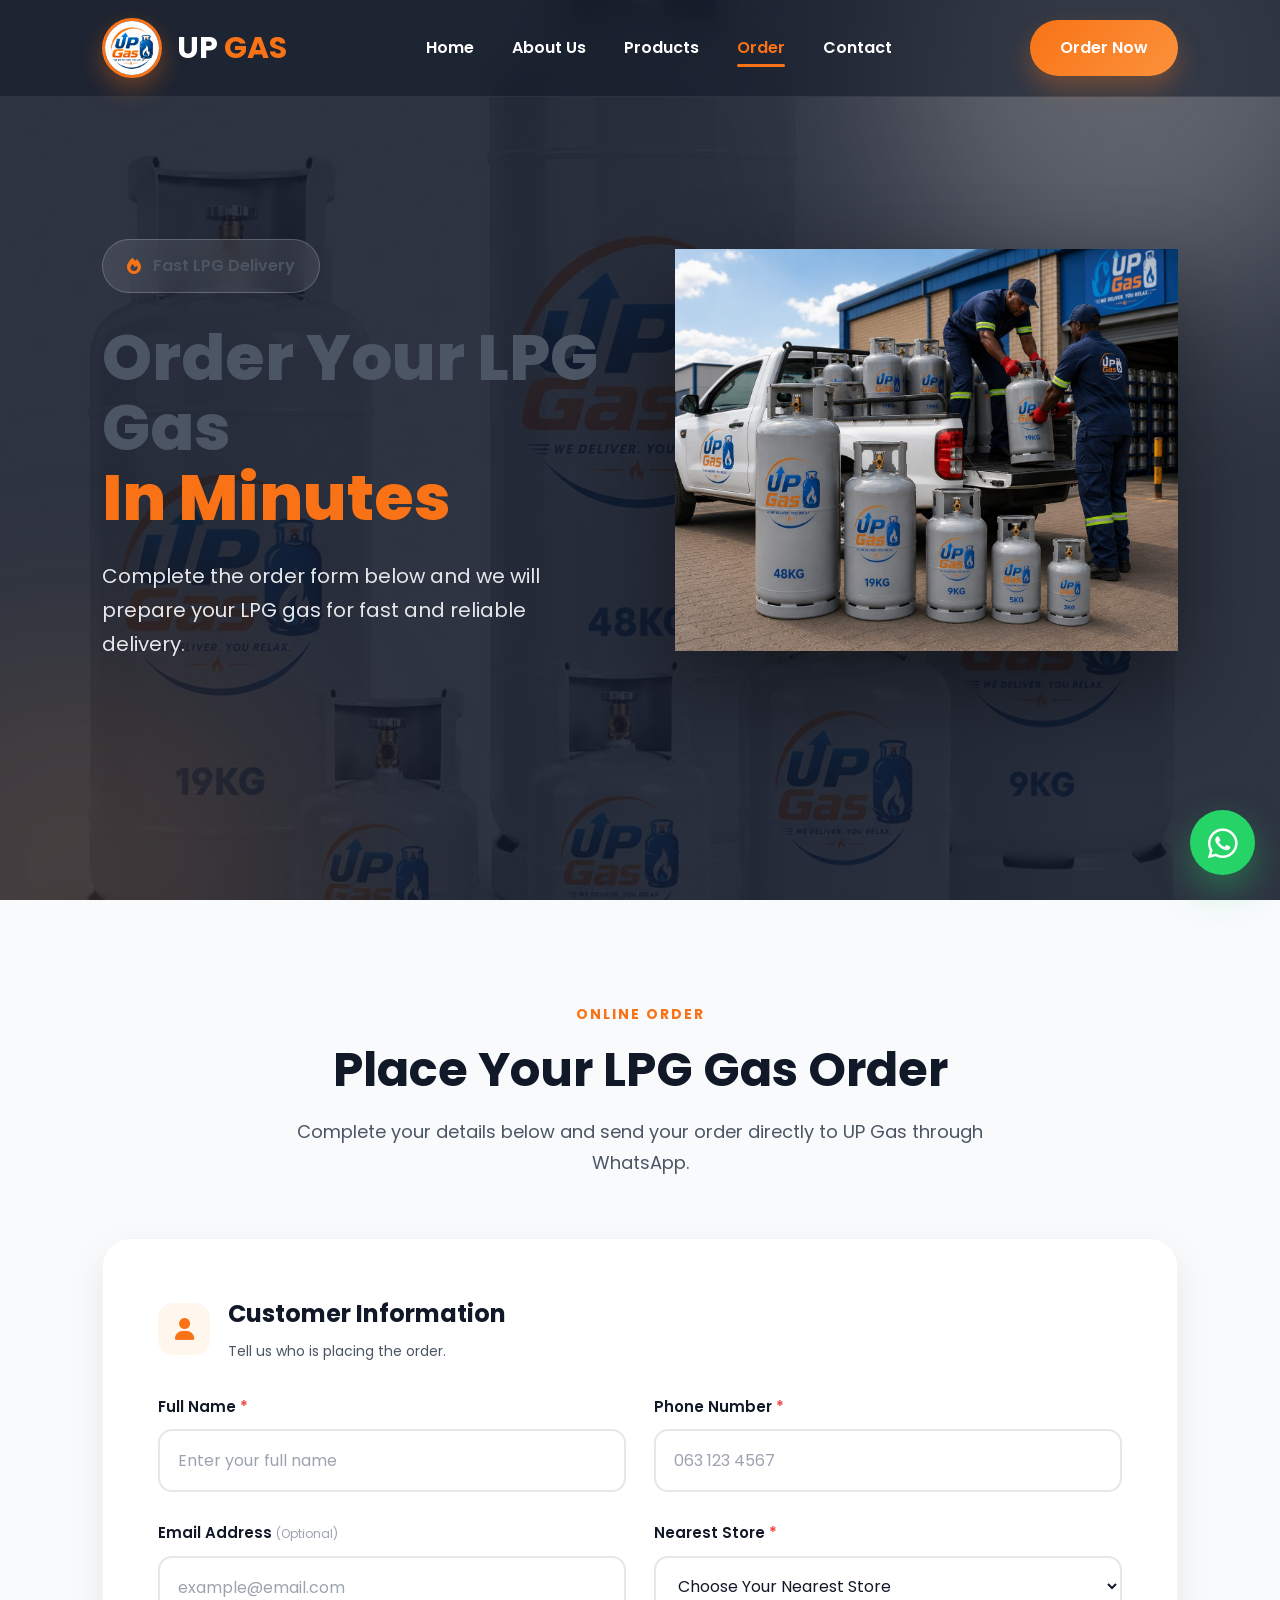
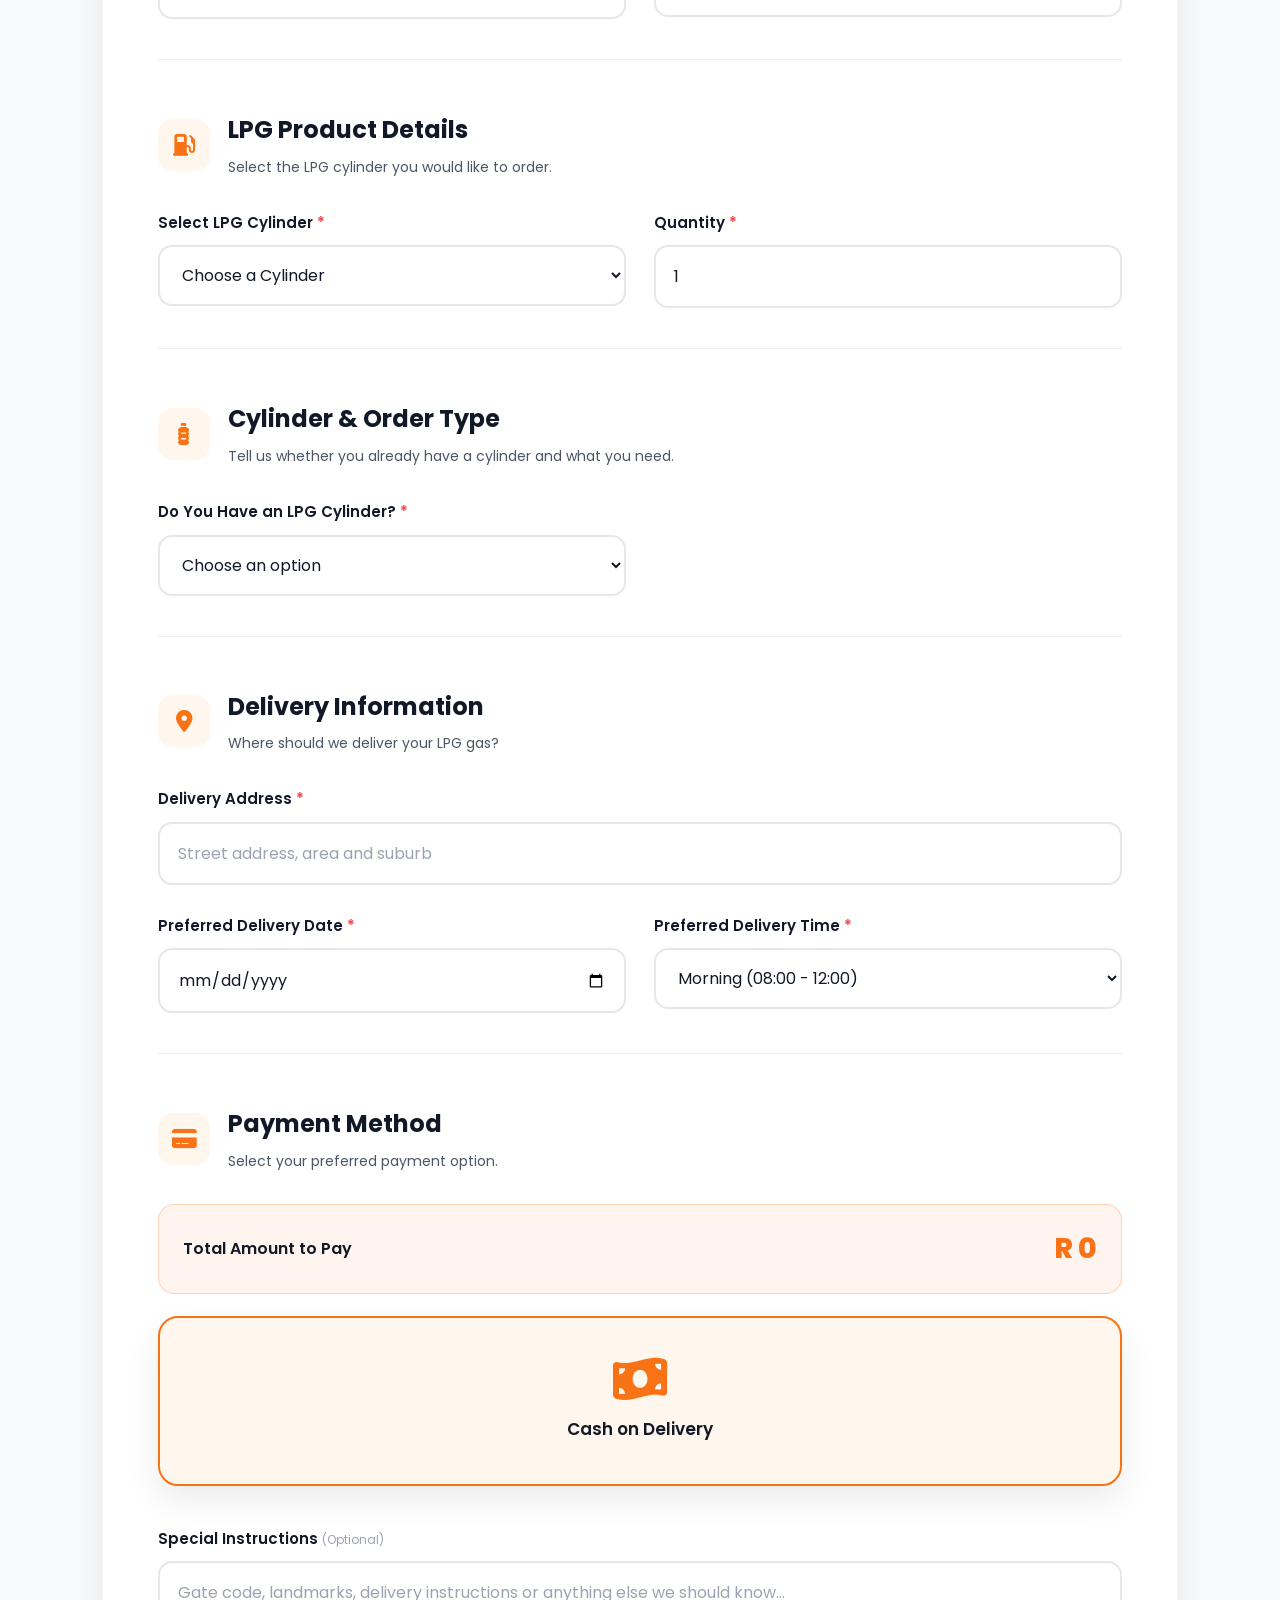
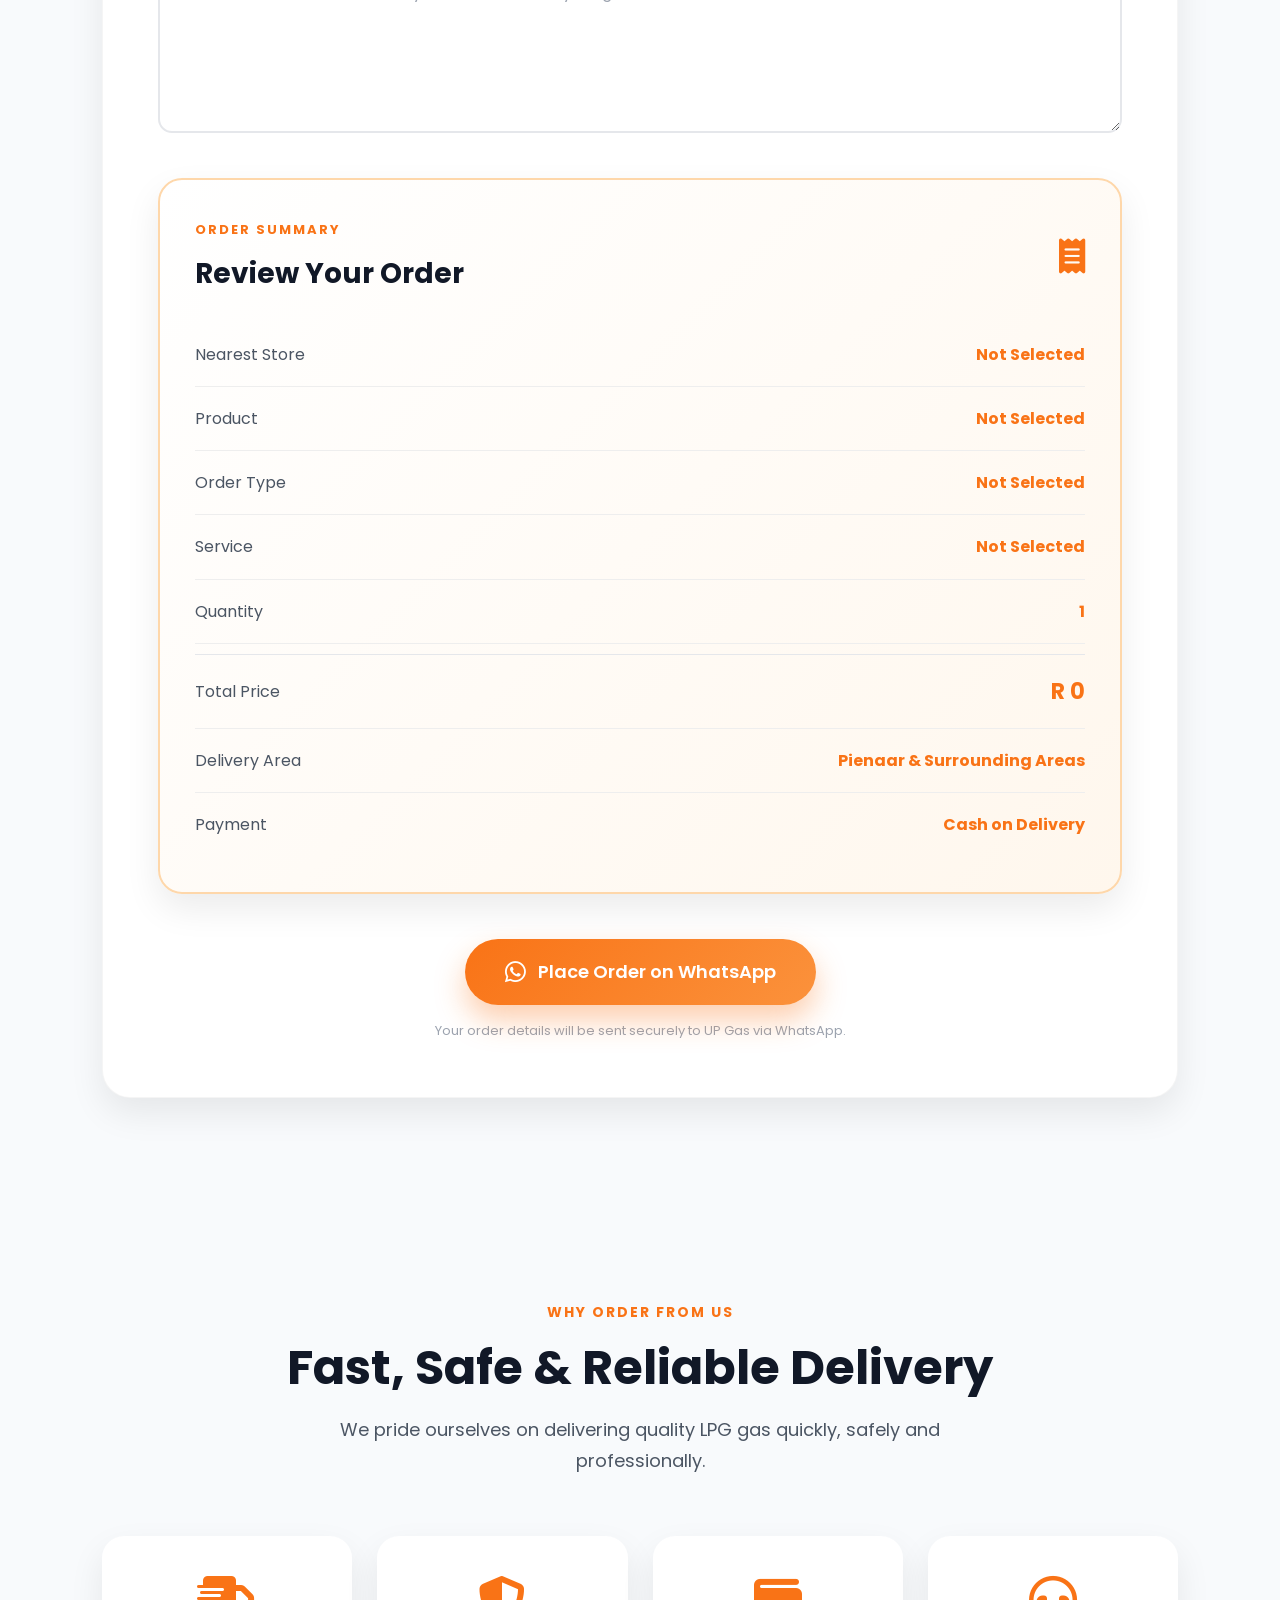
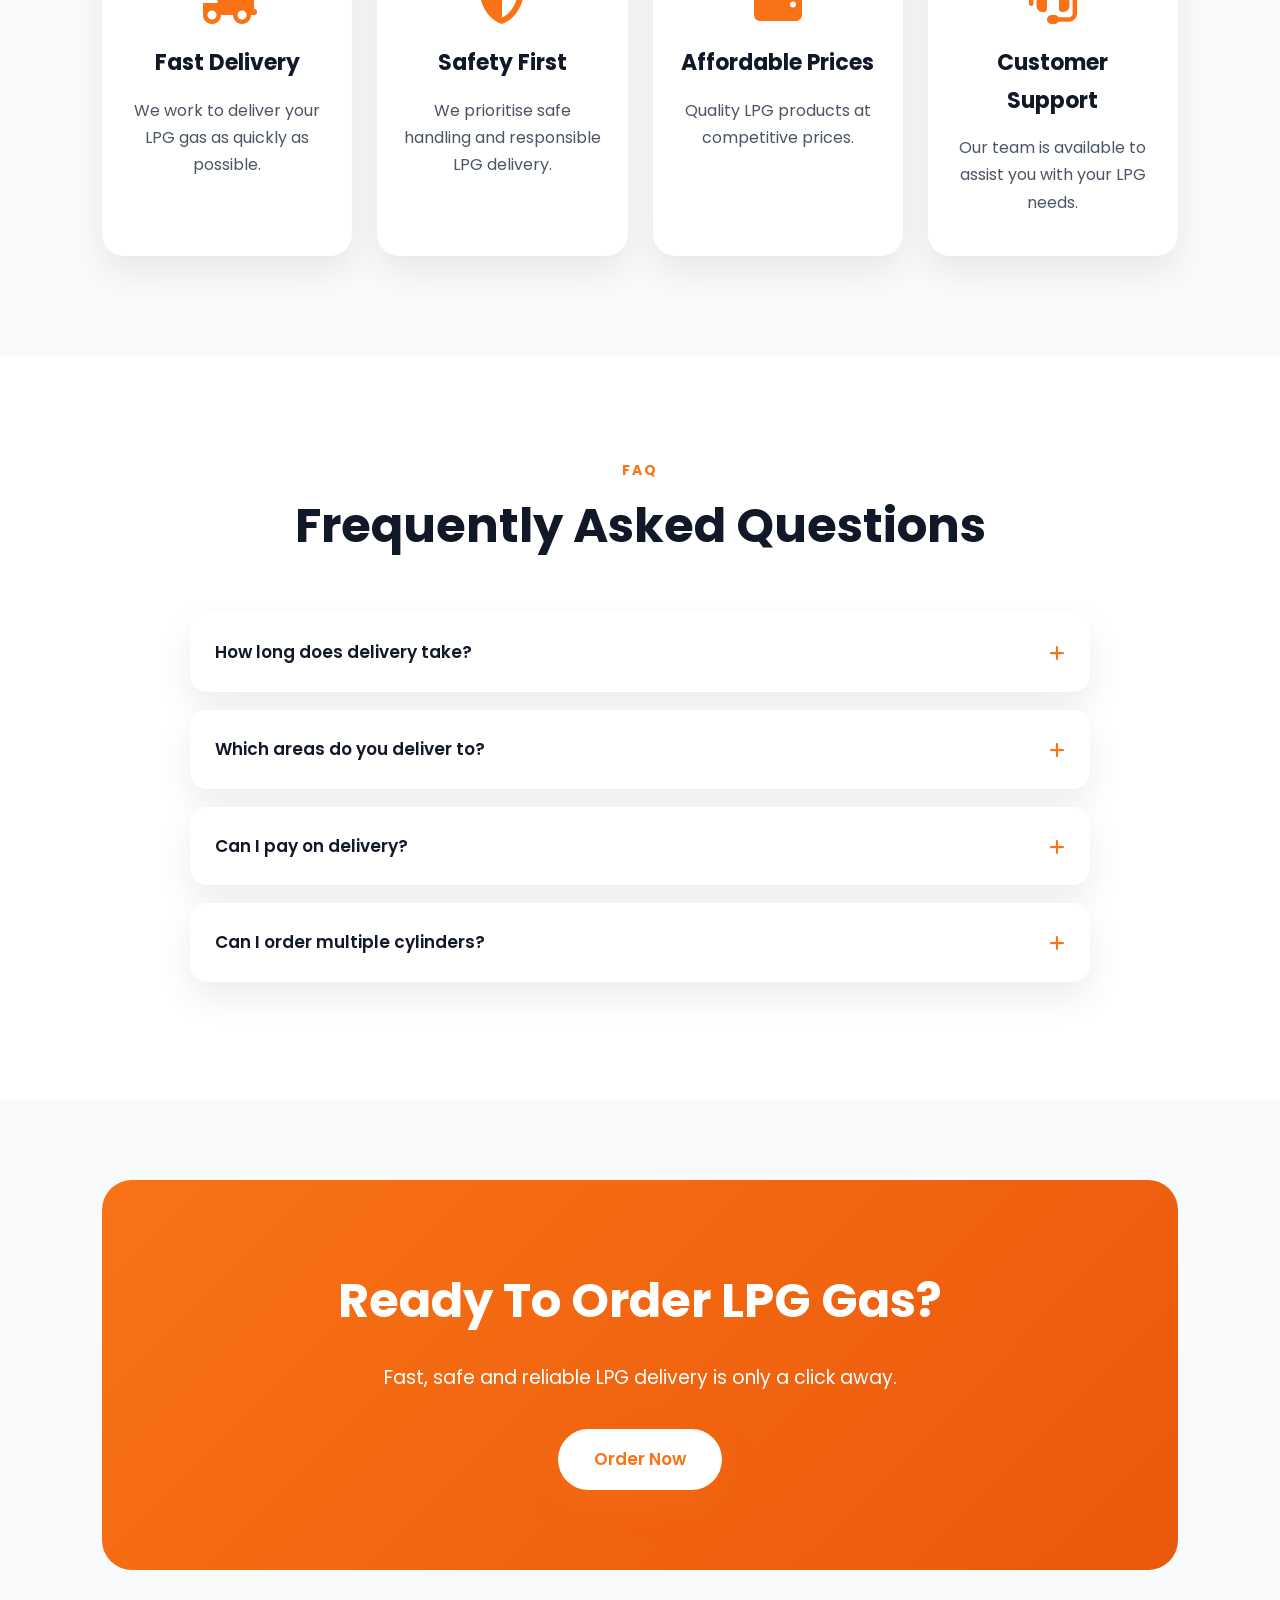
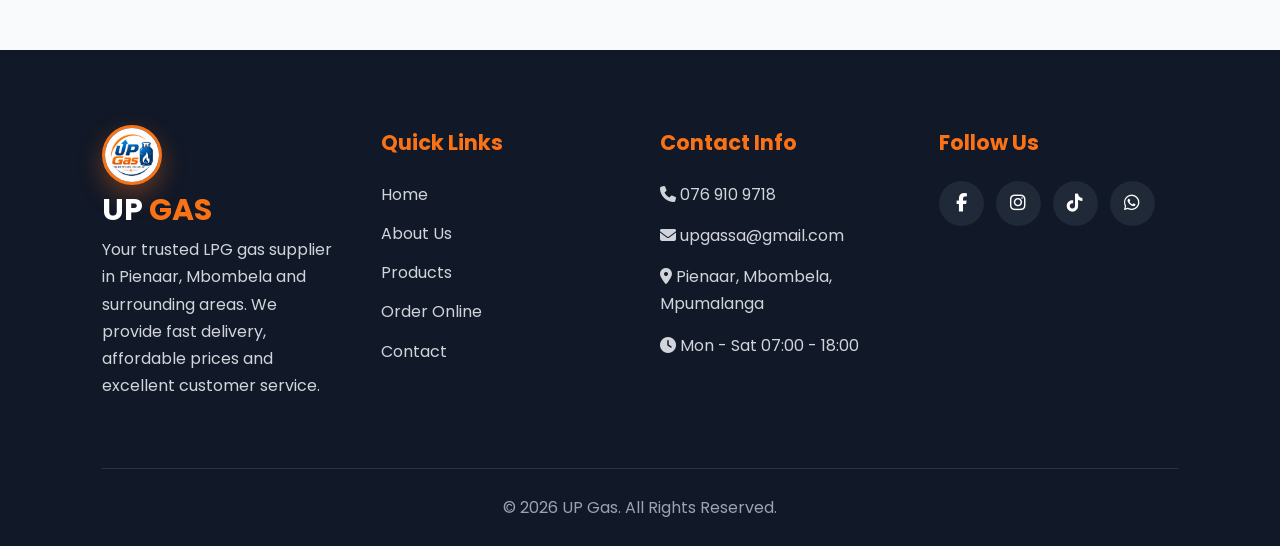
<file: order.html>
<!DOCTYPE html>
<html lang="en">

<head>

    <meta charset="UTF-8">

    <meta name="viewport"
          content="width=device-width, initial-scale=1.0">

    <title>UP Gas | Order LPG Gas</title>

    <meta name="description"
          content="Order LPG gas from UP Gas. Fast, safe and reliable LPG gas delivery in Pienaar, Mbombela and surrounding areas.">

    <meta name="keywords"
          content="order LPG gas, gas delivery Pienaar, LPG gas Mbombela, gas cylinders South Africa">

    <meta name="author"
          content="UP Gas">


    <!-- GOOGLE FONTS -->

    <link rel="preconnect"
          href="https://fonts.googleapis.com">

    <link rel="preconnect"
          href="https://fonts.gstatic.com"
          crossorigin>

    <link href="https://fonts.googleapis.com/css2?family=Poppins:wght@300;400;500;600;700;800&display=swap"
          rel="stylesheet">


    <!-- FONT AWESOME -->

    <link rel="stylesheet"
          href="https://cdnjs.cloudflare.com/ajax/libs/font-awesome/6.6.0/css/all.min.css">


    <!-- WEBSITE CSS -->

    <link rel="stylesheet"
          href="css/global.css">

    <link rel="icon" href="images/logo.jpeg">

    <link rel="stylesheet"
          href="css/order.css">

    <link rel="stylesheet" href="css/mobile-hero-fix.css">
    <link rel="stylesheet" href="css/shared.css">
</head>


<body>


<!--====================================================
    HEADER
=====================================================-->

<!-- MOBILE MENU OVERLAY -->
<div class="menu-overlay"></div>

<header id="header">
  <div class="container">
    <div class="logo">
      <a href="index.html" aria-label="UP Gas Home">
        <img src="images/logo.jpeg" alt="UP Gas Logo">
        <h2>UP <span>GAS</span></h2>
      </a>
    </div>

    <nav id="navbar" aria-label="Main navigation">
      <ul><li><a href="index.html">Home</a></li><li><a href="about.html">About Us</a></li><li><a href="products.html">Products</a></li><li><a href="order.html" class="active" aria-current="page">Order</a></li><li><a href="contact.html">Contact</a></li></ul>
    </nav>

    <a href="order.html" class="nav-btn">Order Now</a>

    <button id="menu-btn" type="button" aria-label="Open navigation menu" aria-expanded="false">
      <i class="fas fa-bars"></i>
    </button>
  </div>
</header>

<section class="order-hero">


    <div class="hero-content">


        <span class="tag">

            <i class="fas fa-fire"></i>

            Fast LPG Delivery

        </span>


        <h1>

            Order Your LPG Gas

            <span>In Minutes</span>

        </h1>


        <p>

            Complete the order form below and
            we will prepare your LPG gas for
            fast and reliable delivery.

        </p>


    </div>


    <div class="hero-image">

        <img src="images/D.jpeg"
             alt="UP Gas LPG Cylinder">

    </div>


</section>


<!--====================================================
    ORDER SECTION
=====================================================-->

<section class="order-section">


    <div class="section-title">


        <span>ONLINE ORDER</span>


        <h2>

            Place Your LPG Gas Order

        </h2>


        <p>

            Complete your details below and
            send your order directly to UP Gas
            through WhatsApp.

        </p>


    </div>


    <div class="order-container">


        <form id="orderForm">


            

<!--=========================================
                CUSTOMER INFORMATION
            ==========================================-->

            <div class="form-section">


                <div class="form-section-title">

                    <i class="fas fa-user"></i>

                    <div>

                        <h3>

                            Customer Information

                        </h3>

                        <p>

                            Tell us who is placing the order.

                        </p>

                    </div>

                </div>


                <div class="form-grid">


                    <div class="input-box">


                        <label for="name">

                            Full Name

                            <span>*</span>

                        </label>


                        <input type="text"
                               id="name"
                               placeholder="Enter your full name"
                               autocomplete="name"
                               required>


                    </div>


                    <div class="input-box">


                        <label for="phone">

                            Phone Number

                            <span>*</span>

                        </label>


                        <input type="tel"
                               id="phone"
                               placeholder="063 123 4567"
                               autocomplete="tel"
                               required>


                    </div>


                    <div class="input-box">


                        <label for="email">

                            Email Address

                            <small>(Optional)</small>

                        </label>


                        <input type="email"
                               id="email"
                               placeholder="example@email.com"
                               autocomplete="email">


                    </div>


                    <div class="input-box">


                        <label for="store">

                            Nearest Store

                            <span>*</span>

                        </label>


                        <select id="store"
                                required>


                            <option value="">

                                Choose Your Nearest Store

                            </option>


                            <option value="Tekwane South">

                                Tekwane South

                            </option>


                            <option value="Lihawu">

                                Lihawu

                            </option>


                        </select>


                    </div>


                </div>


            </div>


            

<!--=========================================
                PRODUCT DETAILS
            ==========================================-->

            <div class="form-section">


                <div class="form-section-title">

                    <i class="fas fa-gas-pump"></i>

                    <div>

                        <h3>

                            LPG Product Details

                        </h3>

                        <p>

                            Select the LPG cylinder you would like to order.

                        </p>

                    </div>

                </div>


                <div class="form-grid">


                    <div class="input-box">


                        <label for="product">

                            Select LPG Cylinder

                            <span>*</span>

                        </label>


                        <select id="product"
                                required>


                            <option value="">

                                Choose a Cylinder

                            </option>


                            <option value="3kg LPG Cylinder" data-bottle-price="R 400">

                                3kg LPG Cylinder — Refill R 150

                            </option>


                            <option value="5kg LPG Cylinder" data-bottle-price="R 600">

                                5kg LPG Cylinder — Refill R 250

                            </option>


                            <option value="7kg LPG Cylinder" data-bottle-price="R 650">

                                7kg LPG Cylinder — Refill R 350

                            </option>


                            <option value="9kg LPG Cylinder" data-bottle-price="R 600">

                                9kg LPG Cylinder — Refill R 400

                            </option>


                            <option value="19kg LPG Cylinder" data-bottle-price="R 650">

                                19kg LPG Cylinder — Refill R 700

                            </option>


                            <option value="48kg LPG Cylinder" data-bottle-price="R 1 300">

                                48kg LPG Cylinder — Refill R 1 700

                            </option>


                        </select>


                    </div>


                    <div class="input-box">


                        <label for="quantity">

                            Quantity

                            <span>*</span>

                        </label>


                        <input type="number"
                               id="quantity"
                               value="1"
                               min="1"
                               max="20"
                               required>


                    </div>


                </div>


            </div>


            

<!--=========================================
                CYLINDER / ORDER TYPE
            ==========================================-->

            <div class="form-section">

                <div class="form-section-title">
                    <i class="fas fa-bottle-water"></i>
                    <div>
                        <h3>Cylinder & Order Type</h3>
                        <p>Tell us whether you already have a cylinder and what you need.</p>
                    </div>
                </div>

                <div class="form-grid">

                    <div class="input-box">
                        <label for="hasCylinder">Do You Have an LPG Cylinder? <span>*</span></label>
                        <select id="hasCylinder" required>
                            <option value="">Choose an option</option>
                            <option value="yes">Yes, I have a cylinder</option>
                            <option value="no">No, I need a cylinder</option>
                        </select>
                    </div>

                    <div class="input-box" id="orderTypeBox" hidden>
                        <label for="orderType">What Would You Like? <span>*</span></label>
                        <select id="orderType">
                            <option value="">Choose an option</option>
                            <option value="bottle-only">Cylinder Only</option>
                            <option value="bottle-refill">Cylinder + Refill</option>
                        </select>
                    </div>

                </div>

                <div class="order-notice" id="orderNotice" hidden role="status"></div>

            </div>


            

<!--=========================================
                DELIVERY / COLLECTION
            ==========================================-->

            <div class="form-section" id="fulfilmentSection">


                <div class="form-section-title">

                    <i class="fas fa-location-dot" id="fulfilmentIcon"></i>

                    <div>

                        <h3 id="fulfilmentTitle">

                            Delivery Information

                        </h3>

                        <p id="fulfilmentDescription">

                            Where should we deliver your LPG gas?

                        </p>

                    </div>

                </div>


                <div class="form-grid">


                    <div class="input-box full-width" id="addressBox">


                        <label for="address">

                            Delivery Address

                            <span>*</span>

                        </label>


                        <input type="text"
                               id="address"
                               placeholder="Street address, area and suburb"
                               autocomplete="street-address"
                               required>


                    </div>


                    <div class="input-box" id="deliveryDateBox">


                        <label for="deliveryDate">

                            Preferred Delivery Date

                            <span>*</span>

                        </label>


                        <input type="date"
                               id="deliveryDate"
                               required>


                    </div>


                    <div class="input-box" id="deliveryTimeBox">


                        <label for="deliveryTime">

                            Preferred Delivery Time

                            <span>*</span>

                        </label>


                        <select id="deliveryTime"
                                required>


                            <option value="Morning (08:00 - 12:00)">

                                Morning (08:00 - 12:00)

                            </option>


                            <option value="Afternoon (12:00 - 17:00)">

                                Afternoon (12:00 - 17:00)

                            </option>


                            <option value="Evening (17:00 - 20:00)">

                                Evening (17:00 - 20:00)

                            </option>


                        </select>


                    </div>


                </div>


            </div>


            

<!--=========================================
                PAYMENT
            ==========================================-->

            <div class="payment-section">


                <div class="form-section-title">


                    <i class="fas fa-credit-card"></i>


                    <div>

                        <h3>

                            Payment Method

                        </h3>


                        <p>

                            Select your preferred payment option.

                        </p>


                    </div>


                </div>


                <div class="payment-total" aria-live="polite"><span>Total Amount to Pay</span><strong id="paymentTotal">R 0</strong></div>

                <div class="payment-options">


                    <label class="payment-card">


                        <input type="radio"
                               name="payment"
                               value="Cash on Delivery"
                               checked>


                        <i class="fas fa-money-bill-wave"></i>


                        <span>

                            Cash on Delivery

                        </span>


                    </label>


                </div>


            </div>


            

<!--=========================================
                SPECIAL INSTRUCTIONS
            ==========================================-->

            <div class="input-box textarea-box">


                <label for="notes">

                    Special Instructions

                    <small>(Optional)</small>

                </label>


                <textarea id="notes"
                          rows="5"
                          placeholder="Gate code, landmarks, delivery instructions or anything else we should know..."></textarea>


            </div>


            

<!--=========================================
                ORDER SUMMARY
            ==========================================-->

            <div class="summary-card">


                <div class="summary-header">


                    <div>

                        <span>ORDER SUMMARY</span>


                        <h3>

                            Review Your Order

                        </h3>

                    </div>


                    <i class="fas fa-receipt"></i>


                </div>


                <div class="summary-item">


                    <span>

                        Nearest Store

                    </span>


                    <strong id="summaryStore">

                        Not Selected

                    </strong>


                </div>


                <div class="summary-item">

                    <span>Product</span>

                    <strong id="summaryProduct">Not Selected</strong>

                </div>

                <div class="summary-item">

                    <span>Order Type</span>

                    <strong id="summaryOrderType">Not Selected</strong>

                </div>

                <div class="summary-item">

                    <span>Service</span>

                    <strong id="summaryService">Not Selected</strong>

                </div>


                <div class="summary-item">


                    <span>

                        Quantity

                    </span>


                    <strong id="summaryQuantity">

                        1

                    </strong>


                </div>

                <div class="summary-item summary-total">
                    <span>Total Price</span>
                    <strong id="summaryTotal">R 0</strong>
                </div>


                <div class="summary-item">


                    <span id="summaryLocationLabel">

                        Delivery Area

                    </span>

                    <strong id="summaryLocation">

                        Pienaar & Surrounding Areas

                    </strong>


                </div>


                <div class="summary-item">


                    <span>

                        Payment

                    </span>


                    <strong id="summaryPayment">

                        Cash on Delivery

                    </strong>


                </div>


            </div>


            <!--=========================================
                SUBMIT
            ==========================================-->

            <div class="submit-area">


                <button type="submit"
                        class="btn"
                        id="whatsappOrder">


                    <i class="fab fa-whatsapp"></i>


                    Place Order on WhatsApp


                </button>


                <p class="form-note">


                    Your order details will be sent securely
                    to UP Gas via WhatsApp.


                </p>


            </div>


        </form>


    </div>


</section>


<!--====================================================
    DELIVERY INFORMATION
=====================================================-->

<section class="delivery-info">


    <div class="section-title">


        <span>WHY ORDER FROM US</span>


        <h2>

            Fast, Safe & Reliable Delivery

        </h2>


        <p>

            We pride ourselves on delivering
            quality LPG gas quickly, safely
            and professionally.

        </p>


    </div>


    <div class="delivery-grid">


        <div class="delivery-card">


            <i class="fas fa-truck-fast"></i>


            <h3>

                Fast Delivery

            </h3>


            <p>

                We work to deliver your LPG gas
                as quickly as possible.

            </p>


        </div>


        <div class="delivery-card">


            <i class="fas fa-shield-halved"></i>


            <h3>

                Safety First

            </h3>


            <p>

                We prioritise safe handling
                and responsible LPG delivery.

            </p>


        </div>


        <div class="delivery-card">


            <i class="fas fa-wallet"></i>


            <h3>

                Affordable Prices

            </h3>


            <p>

                Quality LPG products at
                competitive prices.

            </p>


        </div>


        <div class="delivery-card">


            <i class="fas fa-headset"></i>


            <h3>

                Customer Support

            </h3>


            <p>

                Our team is available to assist
                you with your LPG needs.

            </p>


        </div>


    </div>


</section>


<!--====================================================
    FAQ
=====================================================-->

<section class="faq">


    <div class="section-title">


        <span>FAQ</span>


        <h2>

            Frequently Asked Questions

        </h2>


    </div>


    <div class="faq-container">


        <div class="faq-item">


            <button class="faq-question"
                    type="button">


                How long does delivery take?


                <i class="fas fa-plus"></i>


            </button>


            <div class="faq-answer">


                <p>

                    Delivery times depend on your
                    location and availability.
                    We will confirm the delivery
                    details after receiving your order.

                </p>


            </div>


        </div>


        <div class="faq-item">


            <button class="faq-question"
                    type="button">


                Which areas do you deliver to?


                <i class="fas fa-plus"></i>


            </button>


            <div class="faq-answer">


                <p>

                    We currently deliver throughout
                    Pienaar and surrounding areas
                    in Mbombela.

                </p>


            </div>


        </div>


        <div class="faq-item">


            <button class="faq-question"
                    type="button">


                Can I pay on delivery?


                <i class="fas fa-plus"></i>


            </button>


            <div class="faq-answer">


                <p>

                    Yes. Cash on Delivery is
                    currently available for orders.

                </p>


            </div>


        </div>


        <div class="faq-item">


            <button class="faq-question"
                    type="button">


                Can I order multiple cylinders?


                <i class="fas fa-plus"></i>


            </button>


            <div class="faq-answer">


                <p>

                    Yes. Simply select the cylinder
                    you need and increase the quantity
                    in the order form.

                </p>


            </div>


        </div>


    </div>


</section>


<!--====================================================
    CALL TO ACTION
=====================================================-->

<section class="cta-section">


    <div class="cta-content">


        <h2>

            Ready To Order LPG Gas?

        </h2>


        <p>

            Fast, safe and reliable LPG delivery
            is only a click away.

        </p>


        <a href="#orderForm"
           class="btn">


            Order Now

        </a>


    </div>


</section>


<!--====================================================
    FOOTER
=====================================================-->

<footer>
  <div class="footer-container">
    <div class="footer-box">
      <div class="logo">
        <img src="images/logo.jpeg" alt="UP Gas Logo">
        <h2>UP <span>GAS</span></h2>
      </div>
      <p>
        Your trusted LPG gas supplier in Pienaar, Mbombela and surrounding
        areas. We provide fast delivery, affordable prices and excellent
        customer service.
      </p>
    </div>

    <div class="footer-box">
      <h3>Quick Links</h3>
      <a href="index.html">Home</a>
      <a href="about.html">About Us</a>
      <a href="products.html">Products</a>
      <a href="order.html">Order Online</a>
      <a href="contact.html">Contact</a>
    </div>

    <div class="footer-box">
      <h3>Contact Info</h3>
      <p><i class="fas fa-phone"></i> 076 910 9718</p>
      <p><i class="fas fa-envelope"></i> upgassa@gmail.com</p>
      <p><i class="fas fa-location-dot"></i> Pienaar, Mbombela, Mpumalanga</p>
      <p><i class="fas fa-clock"></i> Mon - Sat 07:00 - 18:00</p>
    </div>

    <div class="footer-box">
      <h3>Follow Us</h3>
      <div class="social-icons">
        <a href="#" aria-label="Facebook"><i class="fab fa-facebook-f"></i></a>
        <a href="#" aria-label="Instagram"><i class="fab fa-instagram"></i></a>
        <a href="#" aria-label="TikTok"><i class="fab fa-tiktok"></i></a>
        <a href="https://wa.me/27638761182" target="_blank" rel="noopener" aria-label="WhatsApp">
          <i class="fab fa-whatsapp"></i>
        </a>
      </div>
    </div>
  </div>

  <div class="footer-bottom">
    <p>© 2026 UP Gas. All Rights Reserved.</p>
  </div>
</footer>

<a href="https://wa.me/27638761182" class="whatsapp" target="_blank" rel="noopener" aria-label="Chat with UP Gas on WhatsApp">
  <i class="fab fa-whatsapp"></i>
</a>
<button id="topBtn" aria-label="Back to top"><i class="fas fa-arrow-up"></i></button>

<script src="js/order.js"></script>


<script data-upgas-images-visible>
document.addEventListener("DOMContentLoaded",function(){
  document.querySelectorAll("img").forEach(function(img){img.classList.add("loaded");});
});
</script>
</body>

</html>
</file>
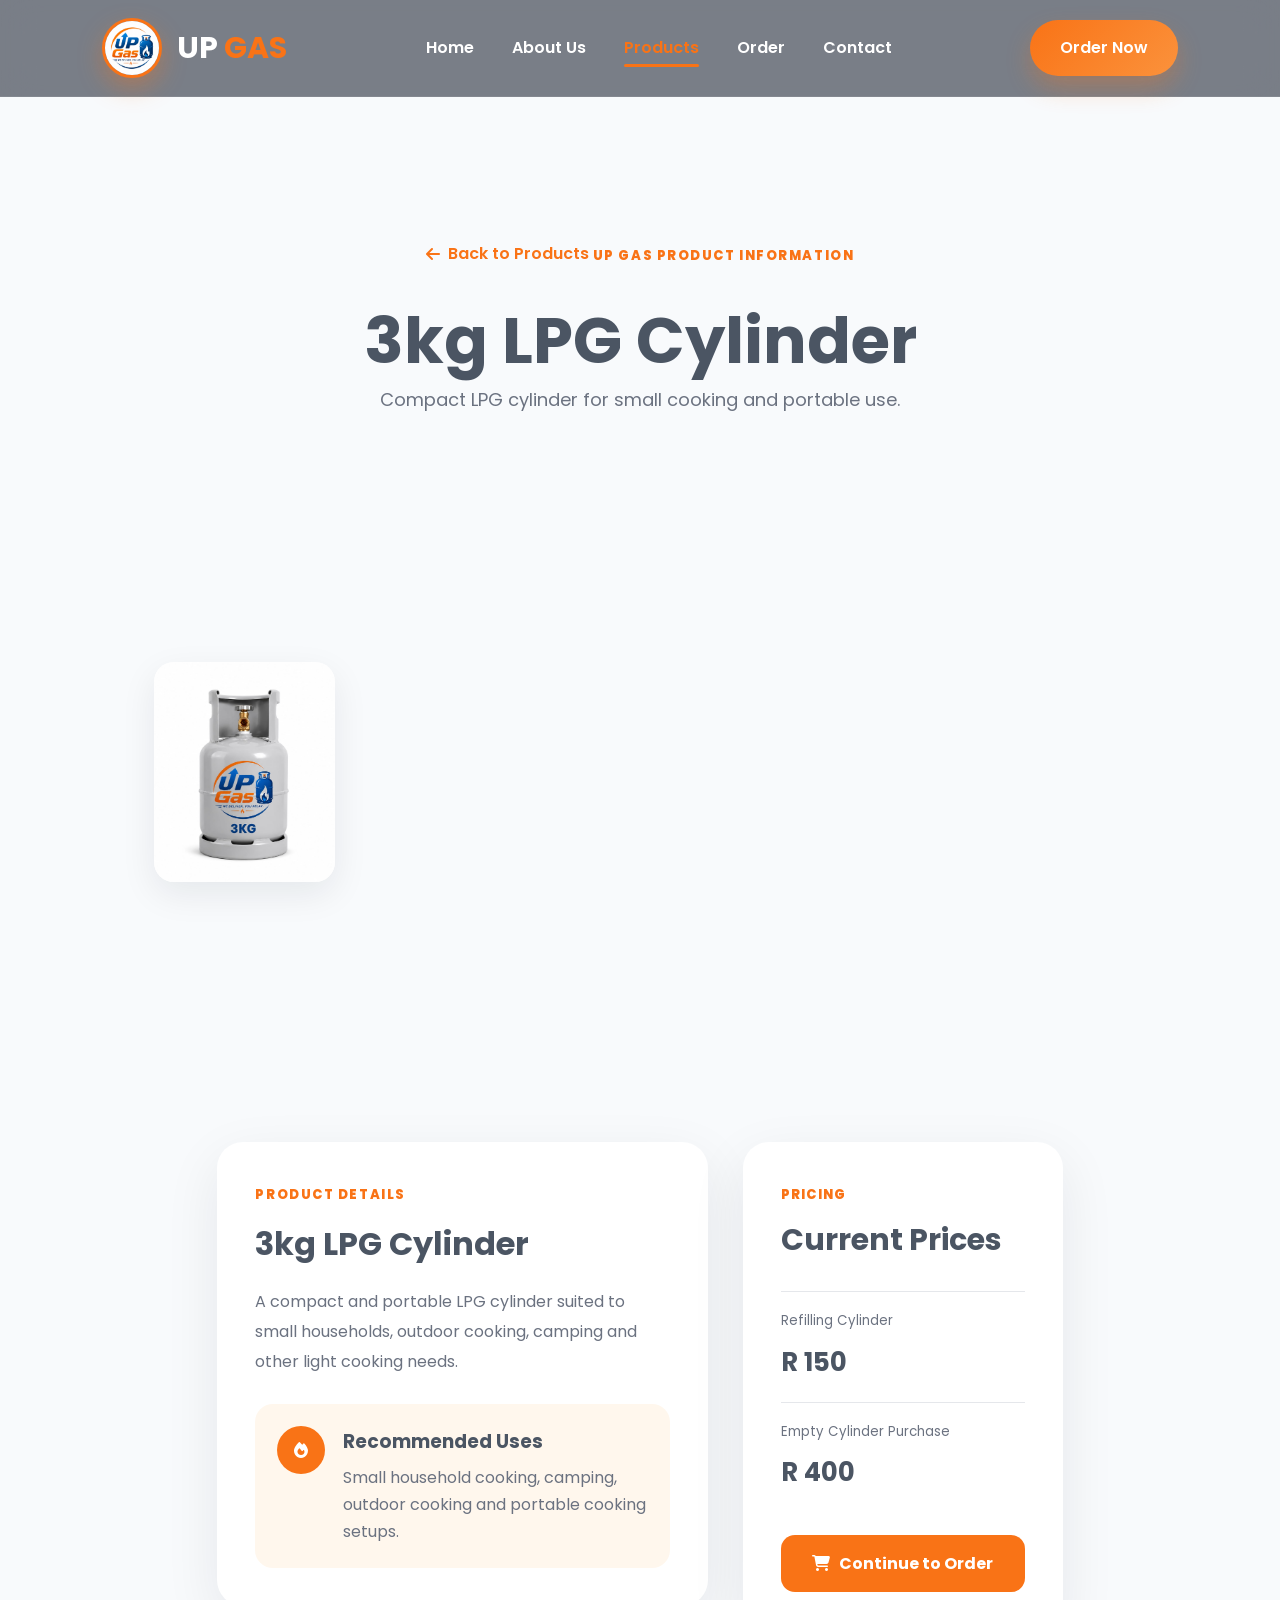
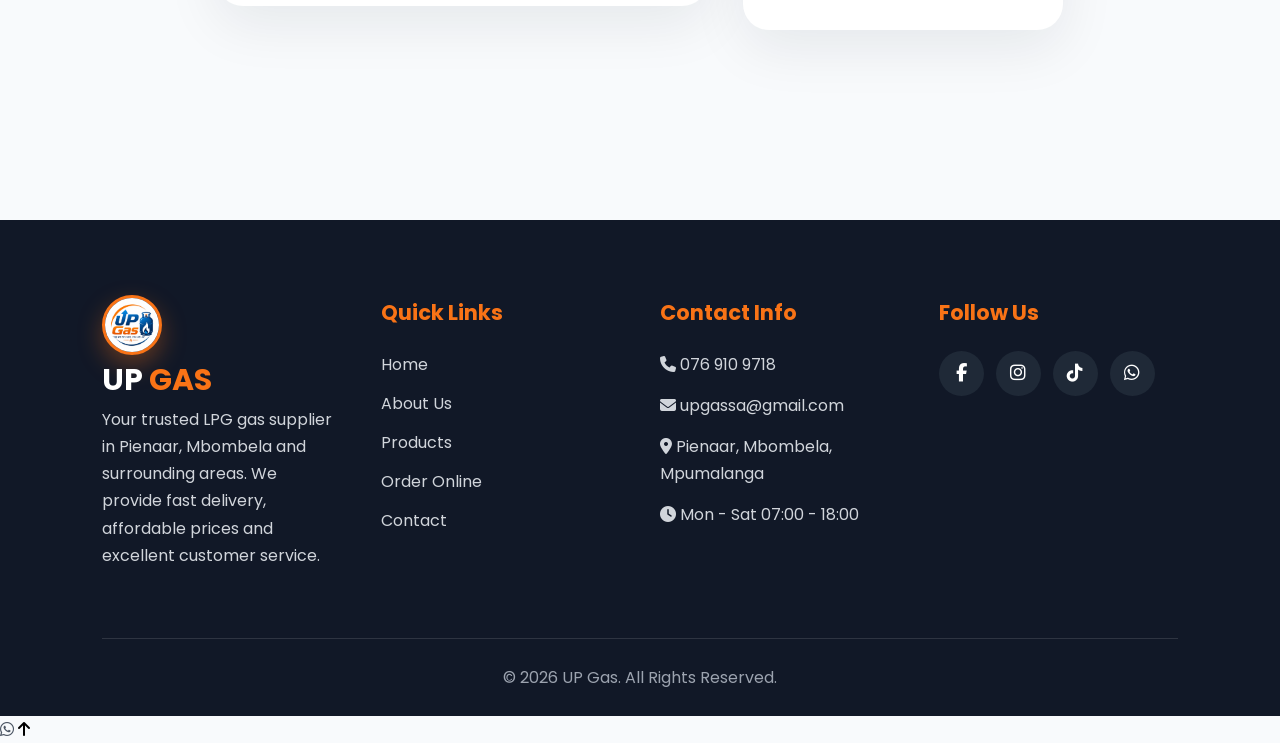
<file: product-detail.html>
<!DOCTYPE html>
<html lang="en">
<head>
<meta charset="UTF-8">
<meta name="viewport" content="width=device-width, initial-scale=1.0">
<title>UP Gas | Product Information</title>
<meta name="description" content="UP Gas LPG cylinder product information, refill prices and cylinder purchase prices.">
<link rel="preconnect" href="https://fonts.googleapis.com">
<link rel="preconnect" href="https://fonts.gstatic.com" crossorigin>
<link href="https://fonts.googleapis.com/css2?family=Poppins:wght@300;400;500;600;700;800&display=swap" rel="stylesheet">
<link rel="stylesheet" href="https://cdnjs.cloudflare.com/ajax/libs/font-awesome/6.6.0/css/all.min.css">
<link rel="stylesheet" href="css/global.css">
<link rel="stylesheet" href="css/shared.css">
  <link rel="icon" href="images/logo.jpeg">
<link rel="stylesheet" href="css/product-detail.css">
</head>
<body>

<div class="menu-overlay"></div>
<header id="header">
  <div class="container">
    <div class="logo">
      <a href="index.html" aria-label="UP Gas Home">
        <img src="images/logo.jpeg" alt="UP Gas Logo">
        <h2>UP <span>GAS</span></h2>
      </a>
    </div>
    <nav id="navbar" aria-label="Main navigation">
      <ul>
        <li><a href="index.html">Home</a></li>
        <li><a href="about.html">About Us</a></li>
        <li><a href="products.html" class="active">Products</a></li>
        <li><a href="order.html">Order</a></li>
        <li><a href="contact.html">Contact</a></li>
      </ul>
    </nav>
    <a href="order.html" class="nav-btn">Order Now</a>
    <button id="menu-btn" type="button" aria-label="Open navigation menu" aria-expanded="false">
      <i class="fas fa-bars"></i>
    </button>
  </div>
</header>

<main class="product-detail-page">
  <section class="detail-hero">
    <a class="back-link" href="products.html"><i class="fas fa-arrow-left"></i> Back to Products</a>
    <span class="detail-kicker">UP GAS PRODUCT INFORMATION</span>
    <h1 id="productTitle">LPG Cylinder</h1>
    <p id="productSubtitle"></p>
  </section>

  <section class="product-gallery-section">
    <div class="product-gallery" id="productGallery"></div>
  </section>

  <section class="product-info-layout">
    <div class="product-description">
      <span class="detail-kicker">PRODUCT DETAILS</span>
      <h2 id="productHeading">About this cylinder</h2>
      <p id="productDescription"></p>

      <div class="use-card">
        <i class="fas fa-fire"></i>
        <div>
          <h3>Recommended Uses</h3>
          <p id="productUse"></p>
        </div>
      </div>
    </div>

    <aside class="price-card">
      <span>PRICING</span>
      <h2>Current Prices</h2>

      <div class="price-row">
        <div>
          <small>Refilling Cylinder</small>
          <strong id="refillPrice"></strong>
        </div>
      </div>

      <div class="price-row">
        <div>
          <small>Empty Cylinder Purchase</small>
          <strong id="cylinderPrice"></strong>
        </div>
      </div>

      <a href="order.html" class="detail-order-btn">
        <i class="fas fa-cart-shopping"></i> Continue to Order
      </a>
    </aside>
  </section>
</main>

<footer>
  <div class="footer-container">
    <div class="footer-box">
      <div class="logo">
        <img src="images/logo.jpeg" alt="UP Gas Logo">
        <h2>UP <span>GAS</span></h2>
      </div>
      <p>
        Your trusted LPG gas supplier in Pienaar, Mbombela and surrounding
        areas. We provide fast delivery, affordable prices and excellent
        customer service.
      </p>
    </div>

    <div class="footer-box">
      <h3>Quick Links</h3>
      <a href="index.html">Home</a>
      <a href="about.html">About Us</a>
      <a href="products.html">Products</a>
      <a href="order.html">Order Online</a>
      <a href="contact.html">Contact</a>
    </div>

    <div class="footer-box">
      <h3>Contact Info</h3>
      <p><i class="fas fa-phone"></i> 076 910 9718</p>
      <p><i class="fas fa-envelope"></i> upgassa@gmail.com</p>
      <p><i class="fas fa-location-dot"></i> Pienaar, Mbombela, Mpumalanga</p>
      <p><i class="fas fa-clock"></i> Mon - Sat 07:00 - 18:00</p>
    </div>

    <div class="footer-box">
      <h3>Follow Us</h3>
      <div class="social-icons">
        <a href="#" aria-label="Facebook"><i class="fab fa-facebook-f"></i></a>
        <a href="#" aria-label="Instagram"><i class="fab fa-instagram"></i></a>
        <a href="#" aria-label="TikTok"><i class="fab fa-tiktok"></i></a>
        <a href="https://wa.me/27638761182" target="_blank" rel="noopener" aria-label="WhatsApp">
          <i class="fab fa-whatsapp"></i>
        </a>
      </div>
    </div>
  </div>

  <div class="footer-bottom">
    <p>© 2026 UP Gas. All Rights Reserved.</p>
  </div>
</footer>

<a href="https://wa.me/27638761182" class="whatsapp" target="_blank" rel="noopener" aria-label="Chat with UP Gas on WhatsApp">
  <i class="fab fa-whatsapp"></i>
</a>
<button id="topBtn" aria-label="Back to top"><i class="fas fa-arrow-up"></i></button>

<script src="js/product-detail.js"></script>
</body>
</html>
</file>
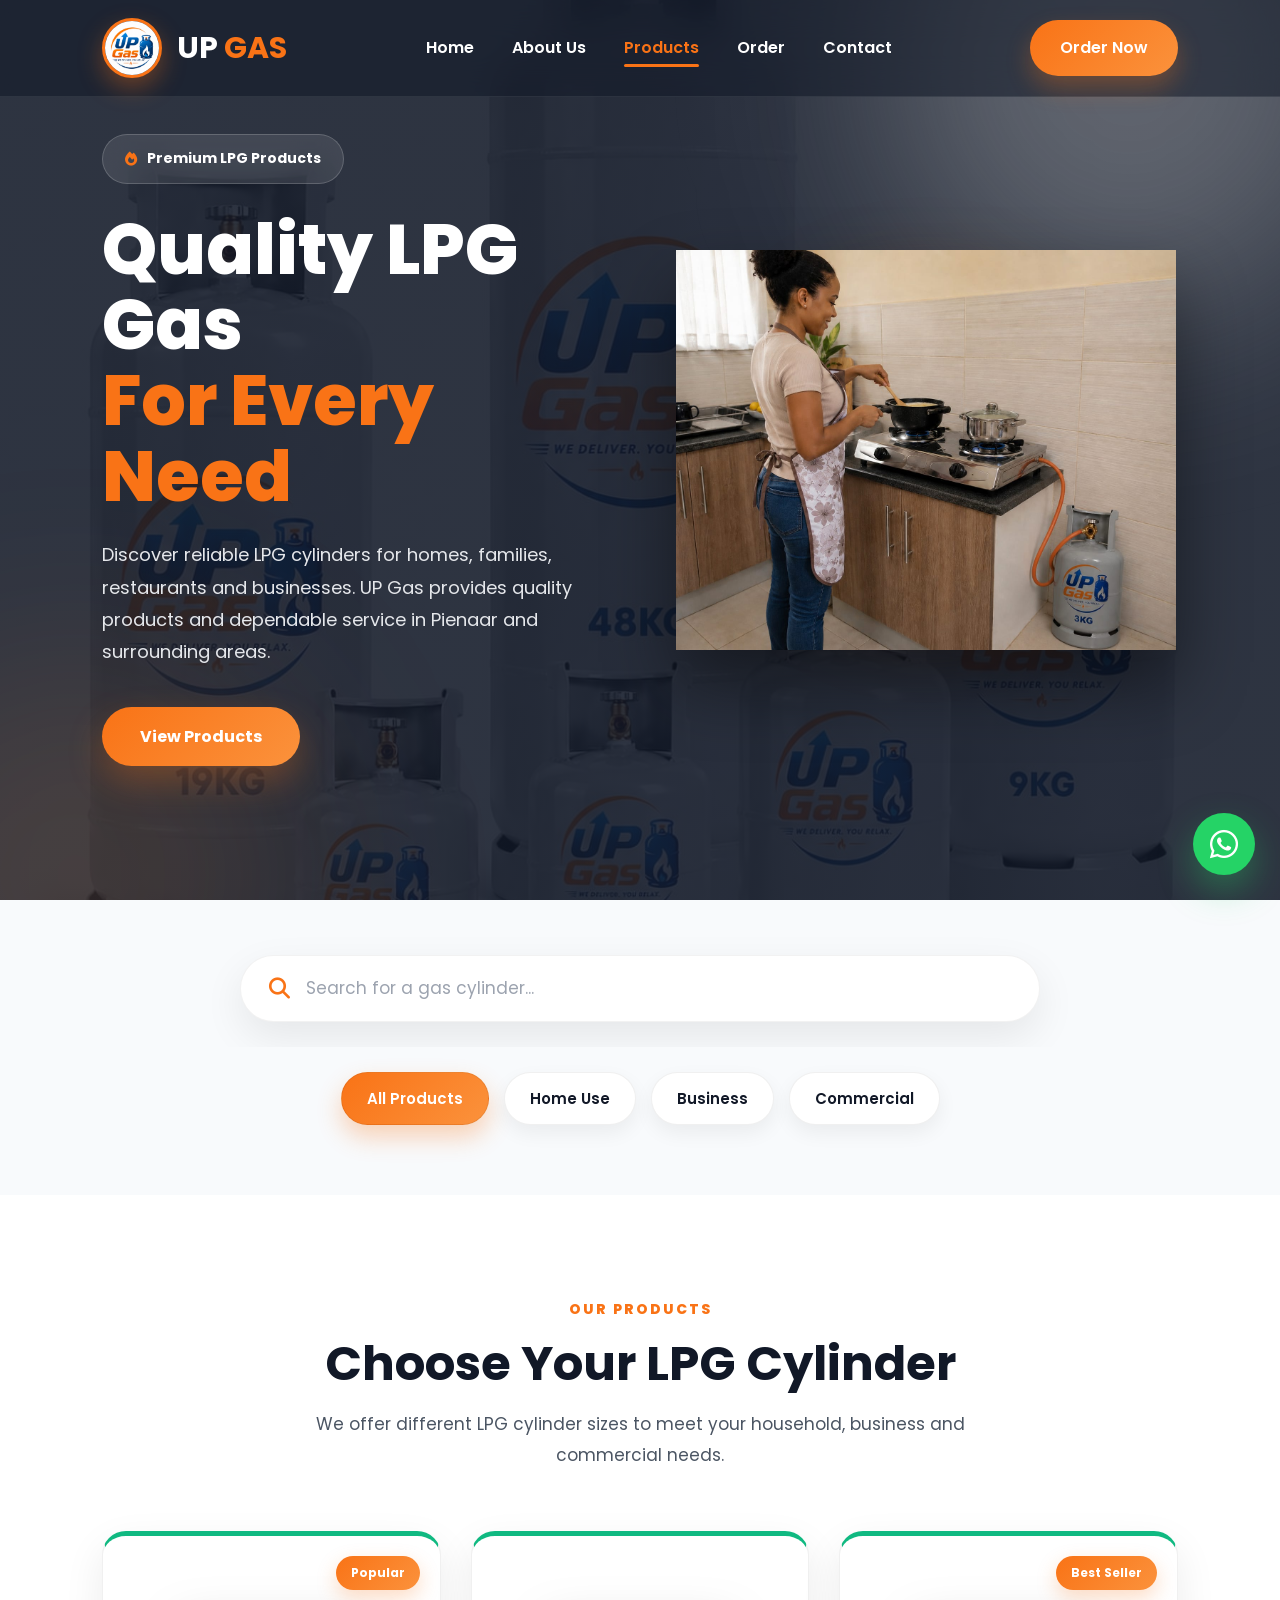
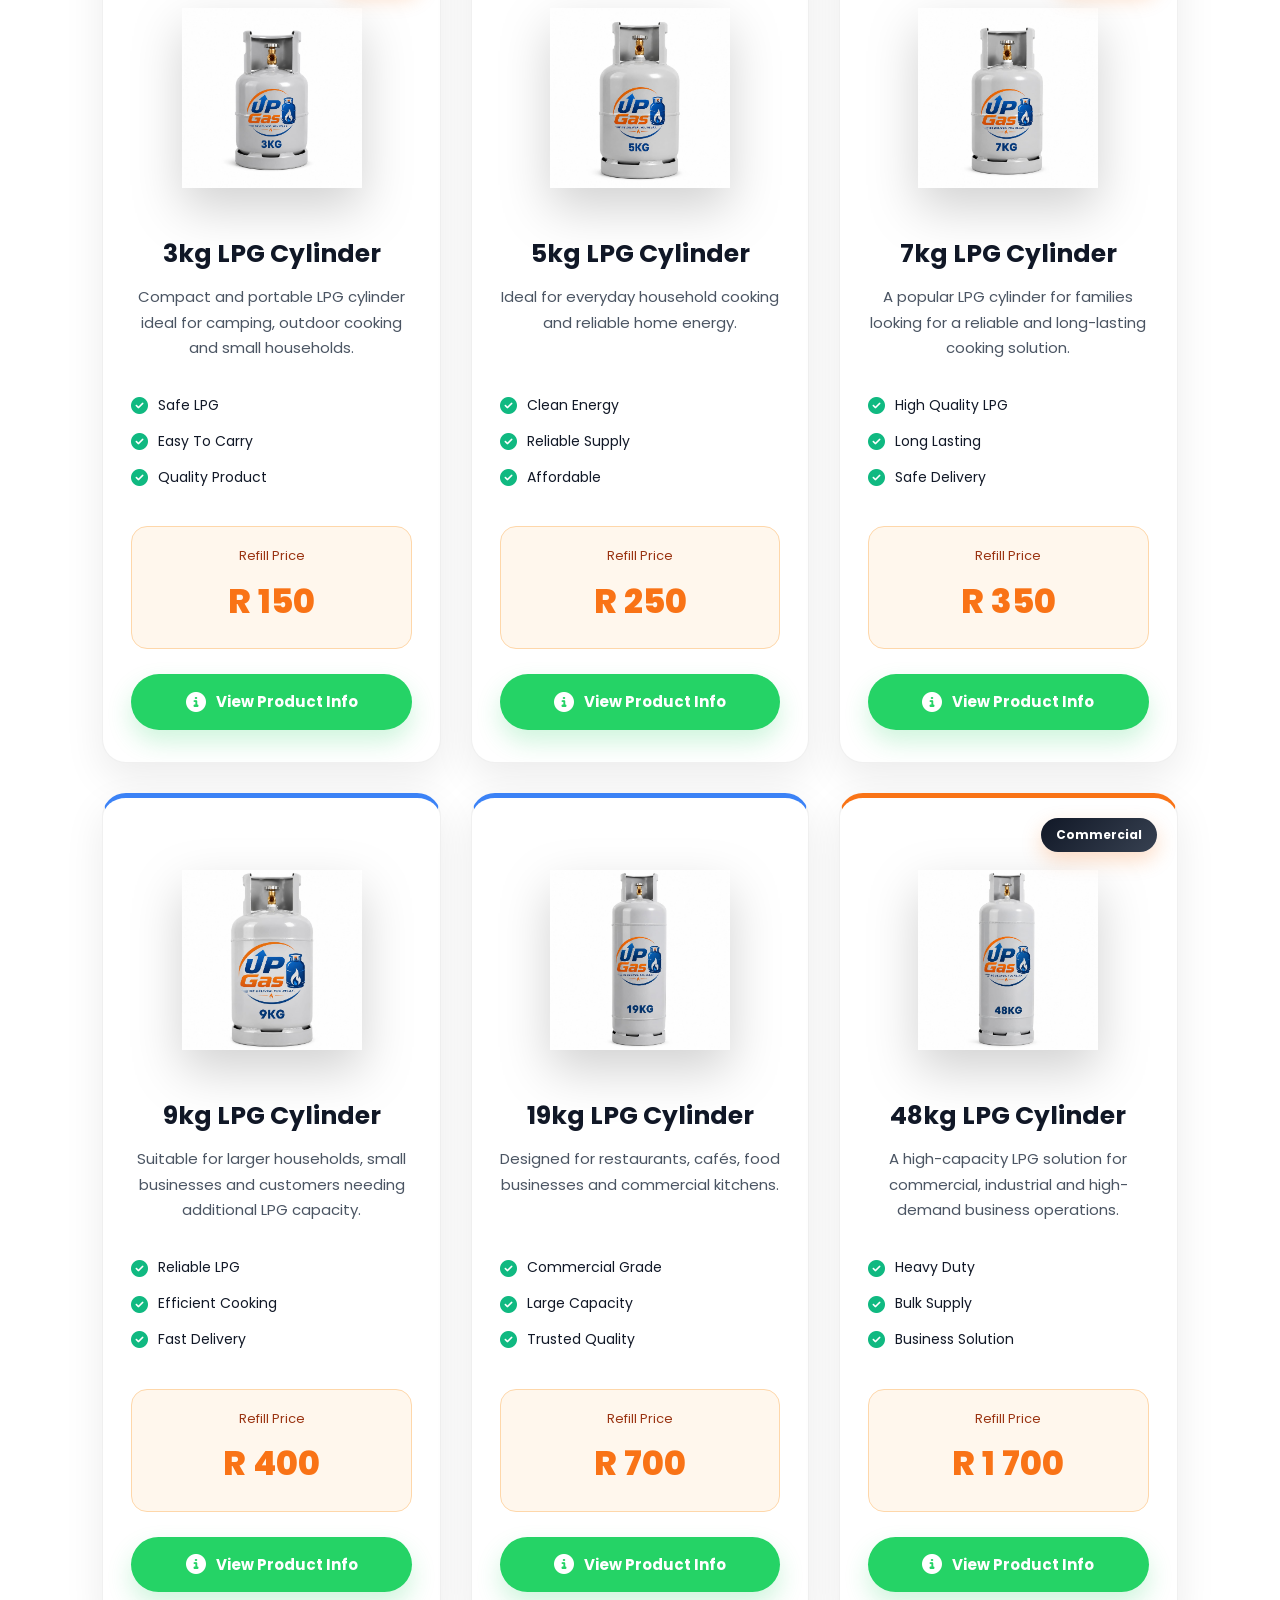
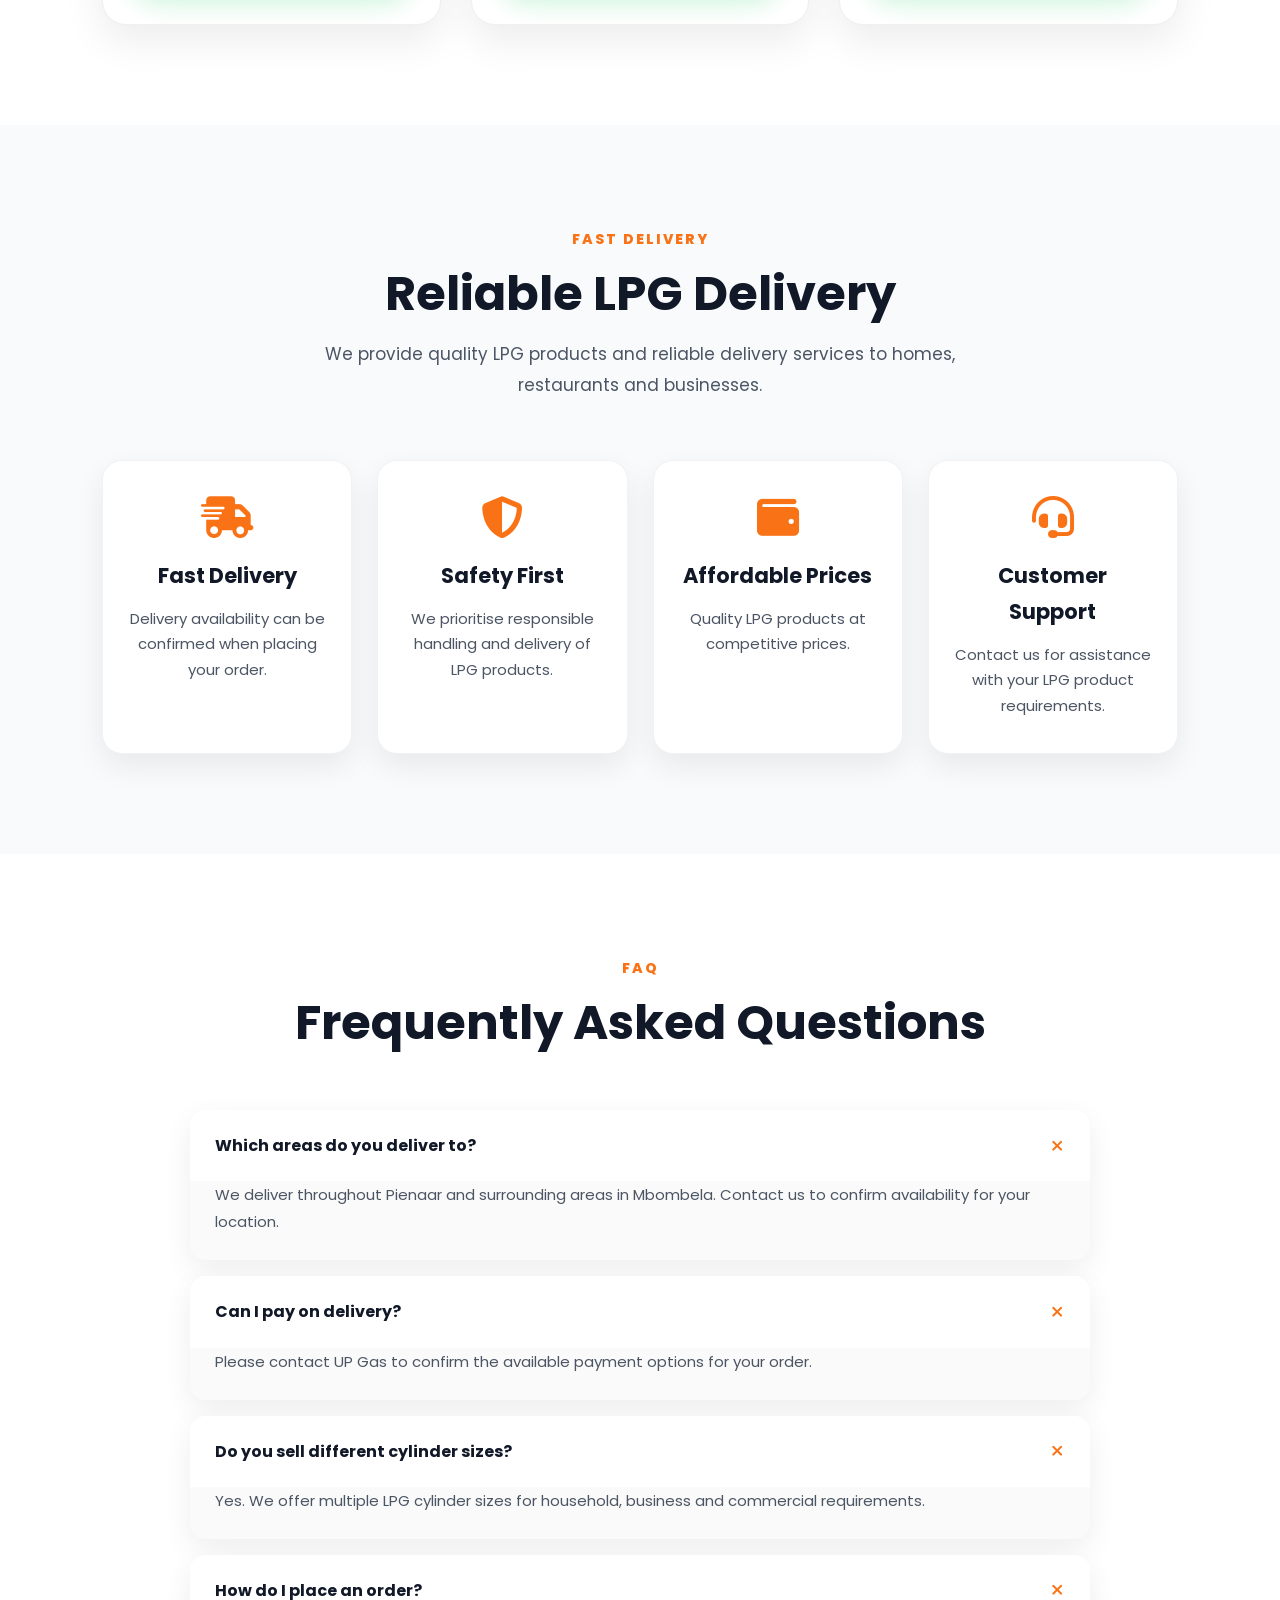
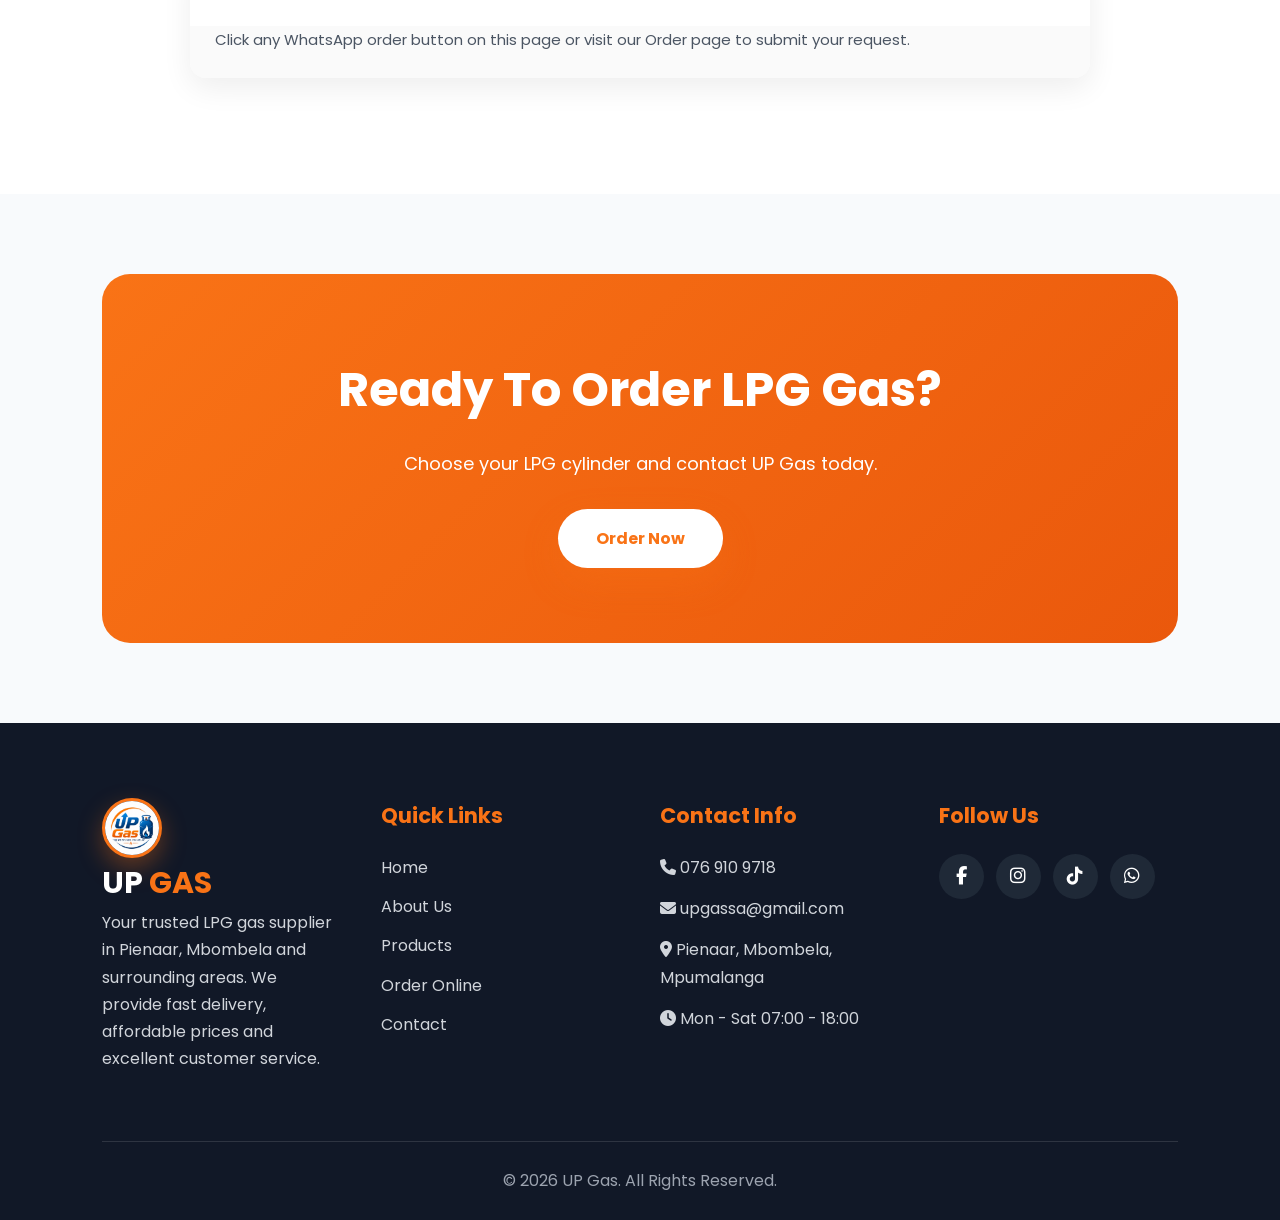
<file: products.html>
<!DOCTYPE html>
<html lang="en">

<head>

    <meta charset="UTF-8">

    <meta name="viewport"
          content="width=device-width, initial-scale=1.0">

    <title>UP Gas | LPG Gas Products</title>

    <meta name="description"
          content="Shop quality LPG gas cylinders from UP Gas. Affordable, safe and reliable LPG gas products in Pienaar, Mbombela and surrounding areas.">

    <!-- Google Fonts -->

    <link rel="preconnect"
          href="https://fonts.googleapis.com">

    <link rel="preconnect"
          href="https://fonts.gstatic.com"
          crossorigin>

    <link rel="icon" href="images/logo.jpeg">

    <link href="https://fonts.googleapis.com/css2?family=Poppins:wght@300;400;500;600;700;800&display=swap"
          rel="stylesheet">


    <!-- Font Awesome -->

    <link rel="stylesheet"
          href="https://cdnjs.cloudflare.com/ajax/libs/font-awesome/6.6.0/css/all.min.css">


    <!-- Website CSS -->

    <link rel="stylesheet"
          href="css/global.css">

    <link rel="stylesheet"
          href="css/Products.css">

    <link rel="stylesheet" href="css/mobile-hero-fix.css">
    <link rel="stylesheet" href="css/shared.css">
</head>


<body>


    <!--====================================================
        HEADER
    ====================================================-->

    <!-- MOBILE MENU OVERLAY -->
<div class="menu-overlay"></div>

<header id="header">
  <div class="container">
    <div class="logo">
      <a href="index.html" aria-label="UP Gas Home">
        <img src="images/logo.jpeg" alt="UP Gas Logo">
        <h2>UP <span>GAS</span></h2>
      </a>
    </div>

    <nav id="navbar" aria-label="Main navigation">
      <ul><li><a href="index.html">Home</a></li><li><a href="about.html">About Us</a></li><li><a href="products.html" class="active" aria-current="page">Products</a></li><li><a href="order.html">Order</a></li><li><a href="contact.html">Contact</a></li></ul>
    </nav>

    <a href="order.html" class="nav-btn">Order Now</a>

    <button id="menu-btn" type="button" aria-label="Open navigation menu" aria-expanded="false">
      <i class="fas fa-bars"></i>
    </button>
  </div>
</header>

<section class="products-hero">


        <div class="hero-content">


            <span class="tag">

                <i class="fas fa-fire"></i>

                Premium LPG Products

            </span>


            <h1>

                Quality LPG Gas

                <span>For Every Need</span>

            </h1>


            <p>

                Discover reliable LPG cylinders for homes,
                families, restaurants and businesses.
                UP Gas provides quality products and
                dependable service in Pienaar and
                surrounding areas.

            </p>


            <a href="#products"
               class="btn">

                View Products

            </a>


        </div>


        <div class="hero-image">

            <img src="images/Front.jpeg"
                 alt="UP Gas LPG Gas Cylinder">

        </div>


    </section>


    <!--====================================================
        SEARCH
    ====================================================-->

    <section class="search-section">


        <div class="search-box">

            <i class="fas fa-search"></i>


            <input type="search"
                   id="searchInput"
                   placeholder="Search for a gas cylinder..."
                   aria-label="Search LPG products">

        </div>


    </section>


    <!--====================================================
        CATEGORY FILTER
    ====================================================-->

    <section class="filter-section">


        <div class="filter-buttons">


            <button class="filter-btn active"
                    type="button"
                    data-filter="all">

                All Products

            </button>


            <button class="filter-btn"
                    type="button"
                    data-filter="home">

                Home Use

            </button>


            <button class="filter-btn"
                    type="button"
                    data-filter="business">

                Business

            </button>


            <button class="filter-btn"
                    type="button"
                    data-filter="commercial">

                Commercial

            </button>


        </div>


    </section>


    <!--====================================================
        PRODUCTS
    ====================================================-->

    <section class="products"
             id="products">


        <div class="section-title">

            <span>OUR PRODUCTS</span>


            <h2>

                Choose Your LPG Cylinder

            </h2>


            <p>

                We offer different LPG cylinder sizes
                to meet your household, business and
                commercial needs.

            </p>

        </div>


        <div class="products-grid">


            <!--================================================
                3KG PRODUCT
            =================================================-->

            <article class="product-card home"
                     data-name="3kg cylinder">


                <div class="product-badge">

                    Popular

                </div>


                <img src="images/Size 3.jpeg"
                     alt="3kg LPG Gas Cylinder"
                     loading="lazy">


                <h3>

                    3kg LPG Cylinder

                </h3>


                <p class="product-desc">

                    Compact and portable LPG cylinder
                    ideal for camping, outdoor cooking
                    and small households.

                </p>


                <ul class="product-features">

                    <li>

                        <i class="fas fa-check-circle"></i>

                        Safe LPG

                    </li>


                    <li>

                        <i class="fas fa-check-circle"></i>

                        Easy To Carry

                    </li>


                    <li>

                        <i class="fas fa-check-circle"></i>

                        Quality Product

                    </li>

                </ul>


                <div class="price">

                    <span>
                        Refill Price
                    </span>


                    <h2>
                        R 150
                    </h2>

                </div>


                <a href="product-detail.html?product=3kg" class="order-btn info-btn"><i class="fas fa-circle-info"></i> View Product Info</a>


            </article>


            <!--================================================
                5KG PRODUCT
            =================================================-->

            <article class="product-card home"
                     data-name="5kg cylinder">


                <img src="images/Size 5.jpeg"
                     alt="5kg LPG Gas Cylinder"
                     loading="lazy">


                <h3>

                    5kg LPG Cylinder

                </h3>


                <p class="product-desc">

                    Ideal for everyday household cooking
                    and reliable home energy.

                </p>


                <ul class="product-features">

                    <li>

                        <i class="fas fa-check-circle"></i>

                        Clean Energy

                    </li>


                    <li>

                        <i class="fas fa-check-circle"></i>

                        Reliable Supply

                    </li>


                    <li>

                        <i class="fas fa-check-circle"></i>

                        Affordable

                    </li>

                </ul>


                <div class="price">

                    <span>
                        Refill Price
                    </span>


                    <h2>
                        R 250
                    </h2>

                </div>


                <a href="product-detail.html?product=5kg" class="order-btn info-btn"><i class="fas fa-circle-info"></i> View Product Info</a>


            </article>


            <!--================================================
                7KG PRODUCT
            =================================================-->

            <article class="product-card home"
                     data-name="7kg cylinder">


                <div class="product-badge">

                    Best Seller

                </div>


                <img src="images/Size 7.jpeg"
                     alt="7kg LPG Gas Cylinder"
                     loading="lazy">


                <h3>

                    7kg LPG Cylinder

                </h3>


                <p class="product-desc">

                    A popular LPG cylinder for families
                    looking for a reliable and long-lasting
                    cooking solution.

                </p>


                <ul class="product-features">

                    <li>

                        <i class="fas fa-check-circle"></i>

                        High Quality LPG

                    </li>


                    <li>

                        <i class="fas fa-check-circle"></i>

                        Long Lasting

                    </li>


                    <li>

                        <i class="fas fa-check-circle"></i>

                        Safe Delivery

                    </li>

                </ul>


                <div class="price">

                    <span>
                        Refill Price
                    </span>


                    <h2>
                        R 350
                    </h2>

                </div>


                <a href="product-detail.html?product=7kg" class="order-btn info-btn"><i class="fas fa-circle-info"></i> View Product Info</a>


            </article>


            <!--================================================
                9KG PRODUCT
            =================================================-->

            <article class="product-card business"
                     data-name="9kg cylinder">


                <img src="images/Size 9.jpeg"
                     alt="9kg LPG Gas Cylinder"
                     loading="lazy">


                <h3>

                    9kg LPG Cylinder

                </h3>


                <p class="product-desc">

                    Suitable for larger households,
                    small businesses and customers
                    needing additional LPG capacity.

                </p>


                <ul class="product-features">

                    <li>

                        <i class="fas fa-check-circle"></i>

                        Reliable LPG

                    </li>


                    <li>

                        <i class="fas fa-check-circle"></i>

                        Efficient Cooking

                    </li>


                    <li>

                        <i class="fas fa-check-circle"></i>

                        Fast Delivery

                    </li>

                </ul>


                <div class="price">

                    <span>
                        Refill Price
                    </span>


                    <h2>
                        R 400
                    </h2>

                </div>


                <a href="product-detail.html?product=9kg" class="order-btn info-btn"><i class="fas fa-circle-info"></i> View Product Info</a>


            </article>


            <!--================================================
                19KG PRODUCT
            =================================================-->

            <article class="product-card business"
                     data-name="19kg cylinder">


                <img src="images/Size 19.jpeg"
                     alt="19kg LPG Gas Cylinder"
                     loading="lazy">


                <h3>

                    19kg LPG Cylinder

                </h3>


                <p class="product-desc">

                    Designed for restaurants, cafés,
                    food businesses and commercial kitchens.

                </p>


                <ul class="product-features">

                    <li>

                        <i class="fas fa-check-circle"></i>

                        Commercial Grade

                    </li>


                    <li>

                        <i class="fas fa-check-circle"></i>

                        Large Capacity

                    </li>


                    <li>

                        <i class="fas fa-check-circle"></i>

                        Trusted Quality

                    </li>

                </ul>


                <div class="price">

                    <span>
                        Refill Price
                    </span>


                    <h2>
                        R 700
                    </h2>

                </div>


                <a href="product-detail.html?product=19kg" class="order-btn info-btn"><i class="fas fa-circle-info"></i> View Product Info</a>


            </article>


            <!--================================================
                48KG PRODUCT
            =================================================-->

            <article class="product-card commercial"
                     data-name="48kg cylinder">


                <div class="product-badge premium">

                    Commercial

                </div>


                <img src="images/Size 48.jpeg"
                     alt="48kg LPG Gas Cylinder"
                     loading="lazy">


                <h3>

                    48kg LPG Cylinder

                </h3>


                <p class="product-desc">

                    A high-capacity LPG solution for
                    commercial, industrial and
                    high-demand business operations.

                </p>


                <ul class="product-features">

                    <li>

                        <i class="fas fa-check-circle"></i>

                        Heavy Duty

                    </li>


                    <li>

                        <i class="fas fa-check-circle"></i>

                        Bulk Supply

                    </li>


                    <li>

                        <i class="fas fa-check-circle"></i>

                        Business Solution

                    </li>

                </ul>


                <div class="price">

                    <span>
                        Refill Price
                    </span>


                    <h2>
                        R 1 700
                    </h2>

                </div>


                <a href="product-detail.html?product=48kg" class="order-btn info-btn"><i class="fas fa-circle-info"></i> View Product Info</a>


            </article>


        </div>


    </section>
<!--====================================================
        DELIVERY INFORMATION
    ====================================================-->

    <section class="delivery-info">


        <div class="section-title">

            <span>
                FAST DELIVERY
            </span>


            <h2>
                Reliable LPG Delivery
            </h2>


            <p>

                We provide quality LPG products
                and reliable delivery services to
                homes, restaurants and businesses.

            </p>

        </div>


        <div class="delivery-grid">


            <div class="delivery-card">

                <i class="fas fa-truck-fast"></i>


                <h3>
                    Fast Delivery
                </h3>


                <p>

                    Delivery availability can be
                    confirmed when placing your order.

                </p>

            </div>


            <div class="delivery-card">

                <i class="fas fa-shield-halved"></i>


                <h3>
                    Safety First
                </h3>


                <p>

                    We prioritise responsible handling
                    and delivery of LPG products.

                </p>

            </div>


            <div class="delivery-card">

                <i class="fas fa-wallet"></i>


                <h3>
                    Affordable Prices
                </h3>


                <p>

                    Quality LPG products at competitive
                    prices.

                </p>

            </div>


            <div class="delivery-card">

                <i class="fas fa-headset"></i>


                <h3>
                    Customer Support
                </h3>


                <p>

                    Contact us for assistance with
                    your LPG product requirements.

                </p>

            </div>


        </div>


    </section>


    <!--====================================================
        FAQ
    ====================================================-->

    <section class="faq">


        <div class="section-title">

            <span>
                FAQ
            </span>


            <h2>
                Frequently Asked Questions
            </h2>

        </div>


        <div class="faq-container">


            <div class="faq-item">


                <button class="faq-question"
                        type="button">

                    Which areas do you deliver to?


                    <i class="fas fa-plus"></i>

                </button>


                <div class="faq-answer">

                    <p>

                        We deliver throughout Pienaar
                        and surrounding areas in Mbombela.
                        Contact us to confirm availability
                        for your location.

                    </p>

                </div>


            </div>


            <div class="faq-item">


                <button class="faq-question"
                        type="button">

                    Can I pay on delivery?


                    <i class="fas fa-plus"></i>

                </button>


                <div class="faq-answer">

                    <p>

                        Please contact UP Gas to confirm
                        the available payment options
                        for your order.

                    </p>

                </div>


            </div>


            <div class="faq-item">


                <button class="faq-question"
                        type="button">

                    Do you sell different cylinder sizes?


                    <i class="fas fa-plus"></i>

                </button>


                <div class="faq-answer">

                    <p>

                        Yes. We offer multiple LPG cylinder
                        sizes for household, business and
                        commercial requirements.

                    </p>

                </div>


            </div>


            <div class="faq-item">


                <button class="faq-question"
                        type="button">

                    How do I place an order?


                    <i class="fas fa-plus"></i>

                </button>


                <div class="faq-answer">

                    <p>

                        Click any WhatsApp order button
                        on this page or visit our Order page
                        to submit your request.

                    </p>

                </div>


            </div>


        </div>


    </section>


    <!--====================================================
        CTA
    ====================================================-->

    <section class="cta-section">


        <div class="cta-content">


            <h2>

                Ready To Order LPG Gas?

            </h2>


            <p>

                Choose your LPG cylinder and contact
                UP Gas today.

            </p>


            <a href="order.html"
               class="btn">

                Order Now

            </a>


        </div>


    </section>


    <!--====================================================
        FOOTER
    ====================================================-->

    <footer>
  <div class="footer-container">
    <div class="footer-box">
      <div class="logo">
        <img src="images/logo.jpeg" alt="UP Gas Logo">
        <h2>UP <span>GAS</span></h2>
      </div>
      <p>
        Your trusted LPG gas supplier in Pienaar, Mbombela and surrounding
        areas. We provide fast delivery, affordable prices and excellent
        customer service.
      </p>
    </div>

    <div class="footer-box">
      <h3>Quick Links</h3>
      <a href="index.html">Home</a>
      <a href="about.html">About Us</a>
      <a href="products.html">Products</a>
      <a href="order.html">Order Online</a>
      <a href="contact.html">Contact</a>
    </div>

    <div class="footer-box">
      <h3>Contact Info</h3>
      <p><i class="fas fa-phone"></i> 076 910 9718</p>
      <p><i class="fas fa-envelope"></i> upgassa@gmail.com</p>
      <p><i class="fas fa-location-dot"></i> Pienaar, Mbombela, Mpumalanga</p>
      <p><i class="fas fa-clock"></i> Mon - Sat 07:00 - 18:00</p>
    </div>

    <div class="footer-box">
      <h3>Follow Us</h3>
      <div class="social-icons">
        <a href="#" aria-label="Facebook"><i class="fab fa-facebook-f"></i></a>
        <a href="#" aria-label="Instagram"><i class="fab fa-instagram"></i></a>
        <a href="#" aria-label="TikTok"><i class="fab fa-tiktok"></i></a>
        <a href="https://wa.me/27638761182" target="_blank" rel="noopener" aria-label="WhatsApp">
          <i class="fab fa-whatsapp"></i>
        </a>
      </div>
    </div>
  </div>

  <div class="footer-bottom">
    <p>© 2026 UP Gas. All Rights Reserved.</p>
  </div>
</footer>

<a href="https://wa.me/27638761182" class="whatsapp" target="_blank" rel="noopener" aria-label="Chat with UP Gas on WhatsApp">
  <i class="fab fa-whatsapp"></i>
</a>
<button id="topBtn" aria-label="Back to top"><i class="fas fa-arrow-up"></i></button>

<script src="js/Products.js"></script>


<script data-upgas-images-visible>
document.addEventListener("DOMContentLoaded",function(){
  document.querySelectorAll("img").forEach(function(img){img.classList.add("loaded");});
});
</script>
</body>

</html>
</file>
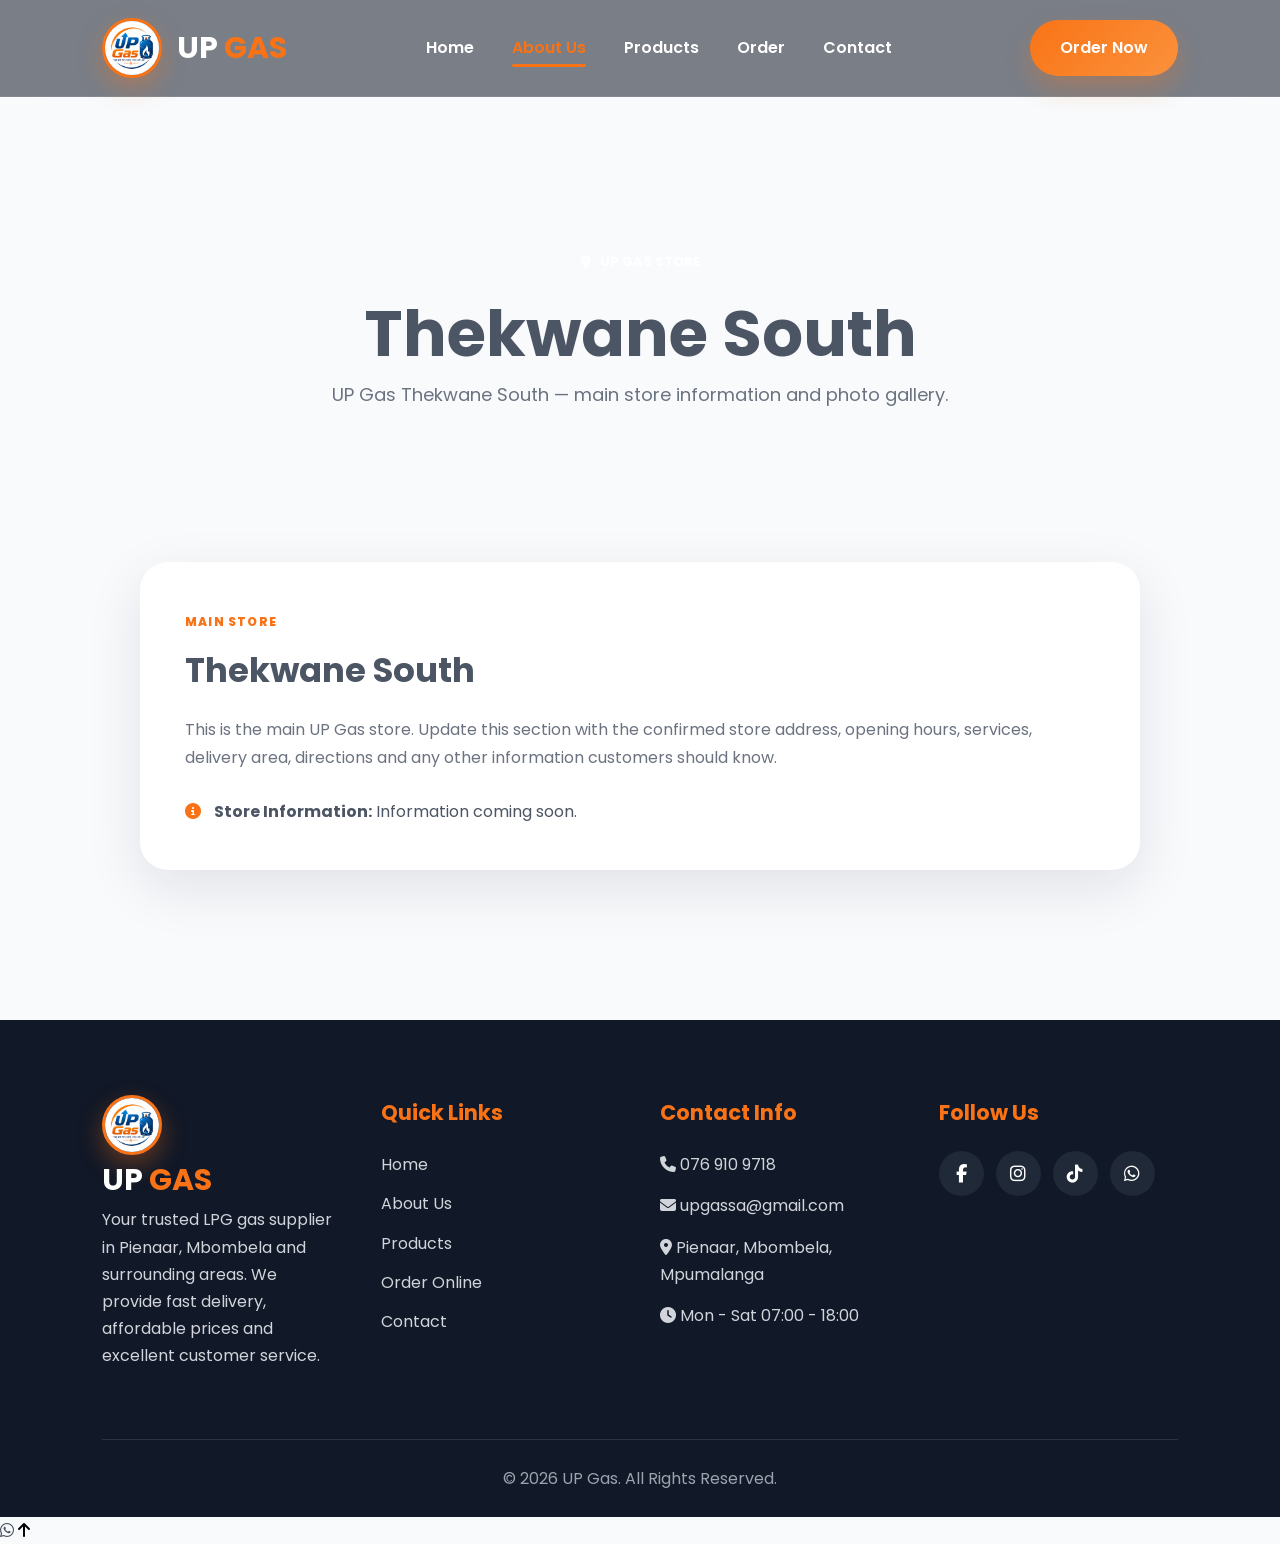
<file: store.html>
<!DOCTYPE html>
<html lang="en">
<head>
<meta charset="UTF-8">
<meta name="viewport" content="width=device-width, initial-scale=1.0">
<title>UP Gas | Store Information</title>
<meta name="description" content="UP Gas store information and photo gallery.">
<link rel="preconnect" href="https://fonts.googleapis.com">
<link rel="preconnect" href="https://fonts.gstatic.com" crossorigin>
<link href="https://fonts.googleapis.com/css2?family=Poppins:wght@300;400;500;600;700;800&display=swap" rel="stylesheet">
<link rel="stylesheet" href="https://cdnjs.cloudflare.com/ajax/libs/font-awesome/6.6.0/css/all.min.css">
<link rel="stylesheet" href="css/global.css">
<link rel="stylesheet" href="css/about.css">
<link rel="stylesheet" href="css/shared.css">
<link rel="stylesheet" href="css/store.css">
</head>
<body>

<div class="menu-overlay"></div>
<header id="header">
  <div class="container">
    <div class="logo">
      <a href="index.html" aria-label="UP Gas Home">
        <img src="images/logo.jpeg" alt="UP Gas Logo">
        <h2>UP <span>GAS</span></h2>
      </a>
    </div>
    <nav id="navbar" aria-label="Main navigation">
      <ul>
        <li><a href="index.html">Home</a></li>
        <li><a href="about.html" class="active">About Us</a></li>
        <li><a href="products.html">Products</a></li>
        <li><a href="order.html">Order</a></li>
        <li><a href="contact.html">Contact</a></li>
      </ul>
    </nav>
    <a href="order.html" class="nav-btn">Order Now</a>
    <button id="menu-btn" type="button" aria-label="Open navigation menu" aria-expanded="false">
      <i class="fas fa-bars"></i>
    </button>
  </div>
</header>

<main class="store-page">
  <section class="store-heading">
    <span class="about-tag"><i class="fas fa-location-dot"></i> UP GAS STORE</span>
    <h1 id="storeTitle">Thekwane South</h1>
    <p id="storeIntro">Information coming soon.</p>
  </section>

  <section class="store-information">
    <div class="store-copy">
      <span class="location-label" id="storeLabel">MAIN STORE</span>
      <h2 id="storeName">Thekwane South</h2>
      <p id="storeDescription">
        Information coming soon.
      </p>

      <div class="detail-list">
        <p><i class="fas fa-circle-info"></i> <strong>Store Information:</strong> Information coming soon.</p>
      </div>
    </div>
  </section>


</main>

<footer>
  <div class="footer-container">
    <div class="footer-box">
      <div class="logo">
        <img src="images/logo.jpeg" alt="UP Gas Logo">
        <h2>UP <span>GAS</span></h2>
      </div>
      <p>
        Your trusted LPG gas supplier in Pienaar, Mbombela and surrounding
        areas. We provide fast delivery, affordable prices and excellent
        customer service.
      </p>
    </div>

    <div class="footer-box">
      <h3>Quick Links</h3>
      <a href="index.html">Home</a>
      <a href="about.html">About Us</a>
      <a href="products.html">Products</a>
      <a href="order.html">Order Online</a>
      <a href="contact.html">Contact</a>
    </div>

    <div class="footer-box">
      <h3>Contact Info</h3>
      <p><i class="fas fa-phone"></i> 076 910 9718</p>
      <p><i class="fas fa-envelope"></i> upgassa@gmail.com</p>
      <p><i class="fas fa-location-dot"></i> Pienaar, Mbombela, Mpumalanga</p>
      <p><i class="fas fa-clock"></i> Mon - Sat 07:00 - 18:00</p>
    </div>

    <div class="footer-box">
      <h3>Follow Us</h3>
      <div class="social-icons">
        <a href="#" aria-label="Facebook"><i class="fab fa-facebook-f"></i></a>
        <a href="#" aria-label="Instagram"><i class="fab fa-instagram"></i></a>
        <a href="#" aria-label="TikTok"><i class="fab fa-tiktok"></i></a>
        <a href="https://wa.me/27638761182" target="_blank" rel="noopener" aria-label="WhatsApp">
          <i class="fab fa-whatsapp"></i>
        </a>
      </div>
    </div>
  </div>

  <div class="footer-bottom">
    <p>© 2026 UP Gas. All Rights Reserved.</p>
  </div>
</footer>

<a href="https://wa.me/27638761182" class="whatsapp" target="_blank" rel="noopener" aria-label="Chat with UP Gas on WhatsApp">
  <i class="fab fa-whatsapp"></i>
</a>
<button id="topBtn" aria-label="Back to top"><i class="fas fa-arrow-up"></i></button>

<script src="js/store.js"></script>
</body>
</html>
</file>
<file: css/global.css>
@import url("https://fonts.googleapis.com/css2?family=Poppins:wght@300;400;500;600;700;800&display=swap");

/*====================================================
RESET
====================================================*/

*,
*::before,
*::after{
    margin:0;
    padding:0;
    box-sizing:border-box;
}

html{
    scroll-behavior:smooth;
    font-size:16px;
}

body{
    font-family:"Poppins",sans-serif;
    background:var(--light);
    color:var(--text);
    overflow-x:hidden;
    line-height:1.7;
    -webkit-font-smoothing:antialiased;
    text-rendering:optimizeLegibility;
}

body.menu-open{
    overflow:hidden;
}

img{
    display:block;
    max-width:100%;
    height:auto;
}

a{
    color:inherit;
    text-decoration:none;
}

ul{
    list-style:none;
}

button,
input,
textarea,
select{
    font:inherit;
}

button{
    border:none;
    background:none;
    cursor:pointer;
}

section{
    padding:100px 8%;
    position:relative;
}

::selection{
    background:var(--primary);
    color:#fff;
}

/*====================================================
SCROLLBAR
====================================================*/

::-webkit-scrollbar{
    width:10px;
}

::-webkit-scrollbar-track{
    background:#edf2f7;
}

::-webkit-scrollbar-thumb{
    background:linear-gradient(
        var(--primary),
        var(--primary-dark)
    );
    border-radius:50px;
}

::-webkit-scrollbar-thumb:hover{
    background:var(--primary-dark);
}

/*====================================================
ROOT VARIABLES
====================================================*/

:root{

    --primary:#f97316;
    --primary-dark:#ea580c;

    --secondary:#111827;

    --light:#f8fafc;

    --white:#ffffff;

    --text:#4b5563;

    --border:#e5e7eb;

    --success:#22c55e;

    --danger:#ef4444;

    --shadow:
        0 15px 35px rgba(0,0,0,.08);

    --shadow-hover:
        0 25px 50px rgba(0,0,0,.15);

    --radius:20px;

    --transition:.35s ease;
}

/*====================================================
CONTAINER
====================================================*/

.container{
    width:min(1280px,100%);
    margin:auto;
}

/*====================================================
HEADER
====================================================*/

#header{

    position:fixed;

    top:0;
    left:0;

    width:100%;

    display:flex;

    justify-content:space-between;

    align-items:center;

    padding:18px 8%;

    z-index:1000;

    background:rgba(17,24,39,.55);

    backdrop-filter:blur(18px);

    border-bottom:1px solid rgba(255,255,255,.08);

    transition:var(--transition);

}

#header.sticky{

    padding:14px 8%;

    background:#111827;

    box-shadow:0 10px 30px rgba(0,0,0,.25);

}

/*====================================================
LOGO
====================================================*/

.logo a{

    display:flex;

    align-items:center;

    gap:15px;

}

.logo img{

    width:60px;

    height:60px;

    border-radius:50%;

    object-fit:cover;

    border:3px solid var(--primary);

    box-shadow:0 10px 25px rgba(249,115,22,.35);

}

.logo h2{

    color:#fff;

    font-size:30px;

    font-weight:700;

}

.logo span{

    color:var(--primary);

}

/*====================================================
DESKTOP NAVIGATION
====================================================*/

#navbar ul{

    display:flex;

    gap:38px;

    align-items:center;

}

#navbar ul li a{

    position:relative;

    color:#fff;

    font-weight:600;

    transition:var(--transition);

}

#navbar ul li a:hover,

#navbar ul li a.active{

    color:var(--primary);

}

#navbar ul li a::after{

    content:"";

    position:absolute;

    left:0;

    bottom:-8px;

    width:0;

    height:3px;

    border-radius:50px;

    background:var(--primary);

    transition:var(--transition);

}

#navbar ul li a:hover::after,

#navbar ul li a.active::after{

    width:100%;

}

/*====================================================
    NAVIGATION BUTTON
====================================================*/

.nav-btn{
    display:inline-flex;
    align-items:center;
    justify-content:center;
    gap:10px;
    padding:14px 30px;
    border-radius:50px;
    background:linear-gradient(
        135deg,
        var(--primary),
        #fb923c
    );
    color:#fff;
    font-weight:600;
    transition:var(--transition);
    box-shadow:0 12px 25px rgba(249,115,22,.30);
}

.nav-btn:hover{
    transform:translateY(-4px);
    box-shadow:0 20px 35px rgba(249,115,22,.40);
}

/*====================================================
    MOBILE MENU BUTTON
====================================================*/

#menu-btn{
    display:none;
    align-items:center;
    justify-content:center;
    width:50px;
    height:50px;
    border:none;
    border-radius:12px;
    background:rgba(255,255,255,.08);
    color:#fff;
    font-size:28px;
    cursor:pointer;
    transition:var(--transition);
    z-index:1200;
}

#menu-btn:hover{
    background:rgba(255,255,255,.15);
    color:var(--primary);
}

#menu-btn:focus-visible{
    outline:2px solid var(--primary);
    outline-offset:3px;
}

/*====================================================
    MOBILE MENU OVERLAY
====================================================*/

.menu-overlay{
    position:fixed;
    inset:0;
    background:rgba(0,0,0,.55);
    backdrop-filter:blur(3px);
    opacity:0;
    visibility:hidden;
    transition:.35s;
    z-index:1090;
}

.menu-overlay.active{
    opacity:1;
    visibility:visible;
}

/*====================================================
    MOBILE NAVIGATION
====================================================*/

@media(max-width:992px){

#menu-btn{
    display:flex;
}

.nav-btn{
    display:none;
}

#navbar{

    position:fixed;

    top:0;
    right:-100%;

    width:320px;
    max-width:85%;

    height:100vh;

    padding:110px 35px 40px;

    background:rgba(17,24,39,.98);

    backdrop-filter:blur(20px);

    transition:.4s ease;

    z-index:1100;

    overflow-y:auto;

}

#navbar.active{
    right:0;
}

#navbar ul{
    display:flex;
    flex-direction:column;
    gap:10px;
}

#navbar ul li{
    width:100%;
}

#navbar ul li a{

    display:flex;
    align-items:center;

    width:100%;

    padding:16px 20px;

    border-radius:14px;

    color:#fff;

    font-size:17px;

    font-weight:600;

    transition:var(--transition);

}

#navbar ul li a::after{
    display:none;
}

#navbar ul li a:hover,
#navbar ul li a.active{

    background:rgba(249,115,22,.12);

    color:var(--primary);

}

}

/*====================================================
    TABLET
====================================================*/

@media(max-width:768px){

section{
    padding:80px 5%;
}

#header{
    padding:16px 5%;
}

#header.sticky{
    padding:14px 5%;
}

.logo img{
    width:48px;
    height:48px;
}

.logo h2{
    font-size:24px;
}

}

/*====================================================
    MOBILE
====================================================*/

@media(max-width:576px){

section{
    padding:70px 5%;
}

#navbar{
    width:100%;
    max-width:100%;
}

.logo img{
    width:44px;
    height:44px;
}

.logo h2{
    font-size:22px;
}

}

/*====================================================
    GLOBAL ANIMATIONS
====================================================*/

.fade-up{
    animation:fadeUp .8s ease both;
}

.fade-down{
    animation:fadeDown .8s ease both;
}

@keyframes fadeUp{

from{
    opacity:0;
    transform:translateY(35px);
}

to{
    opacity:1;
    transform:translateY(0);
}

}

@keyframes fadeDown{

from{
    opacity:0;
    transform:translateY(-30px);
}

to{
    opacity:1;
    transform:translateY(0);
}

}

/*====================================================
    REVEAL ANIMATION
====================================================*/

.reveal{
    opacity:0;
    transform:translateY(40px);
    transition:
        opacity .7s ease,
        transform .7s ease;
}

.reveal.active{
    opacity:1;
    transform:translateY(0);
}

/*====================================================
    IMAGE FADE-IN
====================================================*/

img{
    opacity:0;
    transition:opacity .6s ease;
}

img.loaded{
    opacity:1;
}

/*====================================================
    UTILITY CLASSES
====================================================*/

.text-center{
    text-align:center;
}

.w-100{
    width:100%;
}

.hidden{
    display:none !important;
}

.shadow{
    box-shadow:var(--shadow);
}

.rounded{
    border-radius:var(--radius);
}
</file>
<file: css/Home.css>
/*====================================================
    UP GAS - HOME.CSS
    PART 1A
    Variables • Reset • Global Styles
=====================================================*/

/*==============================
    GOOGLE FONT
==============================*/

@import url('https://fonts.googleapis.com/css2?family=Poppins:wght@300;400;500;600;700;800&display=swap');

/*==============================
    ROOT VARIABLES
==============================*/

:root{

    --primary:#f97316;
    --primary-dark:#ea580c;
    --secondary:#111827;

    --light:#f8fafc;
    --white:#ffffff;

    --text:#6b7280;
    --border:#e5e7eb;

    --success:#22c55e;
    --danger:#ef4444;

    --shadow:
        0 10px 30px rgba(0,0,0,.08);

    --shadow-hover:
        0 20px 45px rgba(0,0,0,.15);

    --radius:22px;

    --transition:.35s ease;

    --container:1280px;

}

/*==============================
    RESET
==============================*/

*{

    margin:0;
    padding:0;
    box-sizing:border-box;

}

*::before,
*::after{

    box-sizing:border-box;

}

html{

    scroll-behavior:smooth;

}

body{

    font-family:"Poppins",sans-serif;

    background:var(--white);

    color:var(--secondary);

    overflow-x:hidden;

    line-height:1.7;

}

/*==============================
    COMMON ELEMENTS
==============================*/

img{

    display:block;

    max-width:100%;

}

a{

    text-decoration:none;

    color:inherit;

}

ul{

    list-style:none;

}

button{

    font-family:inherit;

}

section{

    padding:100px 8%;

}

::selection{

    background:var(--primary);

    color:#fff;

}

/*==============================
    SCROLLBAR
==============================*/

::-webkit-scrollbar{

    width:10px;

}

::-webkit-scrollbar-track{

    background:#ececec;

}

::-webkit-scrollbar-thumb{

    background:var(--primary);

    border-radius:20px;

}

::-webkit-scrollbar-thumb:hover{

    background:var(--primary-dark);

}

/*==============================
    CONTAINER
==============================*/

.container{

    width:100%;

    max-width:var(--container);

    margin:auto;

}

/*==============================
    TYPOGRAPHY
==============================*/

h1,
h2,
h3,
h4,
h5,
h6{

    color:var(--secondary);

    font-weight:700;

    line-height:1.2;

}

p{

    color:var(--text);

    font-size:16px;

    line-height:1.8;

}

/*==============================
    SECTION TITLE
==============================*/

.section-title{

    text-align:center;

    margin-bottom:70px;

}

.section-title span{

    display:inline-block;

    color:var(--primary);

    font-weight:700;

    letter-spacing:2px;

    text-transform:uppercase;

    margin-bottom:15px;

}

.section-title h2{

    font-size:48px;

    margin-bottom:18px;

}

.section-title p{

    max-width:720px;

    margin:auto;

}

/*==============================
    PRIMARY BUTTON
==============================*/

.btn{

    display:inline-flex;

    justify-content:center;

    align-items:center;

    gap:12px;

    padding:16px 38px;

    border:none;

    border-radius:50px;

    background:linear-gradient(
        135deg,
        var(--primary),
        #fb923c
    );

    color:#fff;

    font-size:17px;

    font-weight:600;

    cursor:pointer;

    transition:var(--transition);

    box-shadow:
        0 15px 35px rgba(249,115,22,.35);

}

.btn:hover{

    transform:translateY(-6px);

    box-shadow:
        0 22px 45px rgba(249,115,22,.45);

}

/*==============================
    OUTLINE BUTTON
==============================*/

.btn-outline{

    display:inline-flex;

    justify-content:center;

    align-items:center;

    padding:16px 38px;

    border:2px solid #fff;

    border-radius:50px;

    color:#fff;

    font-weight:600;

    transition:var(--transition);

}

.btn-outline:hover{

    background:#fff;

    color:var(--secondary);

    transform:translateY(-6px);

}

/*====================================================
    PART 1B
    HEADER • LOGO • DESKTOP NAVIGATION
    MOBILE NAVIGATION • STICKY HEADER
=====================================================*/

/*==============================
    HEADER
==============================*/

header{

    position:fixed;

    top:0;
    left:0;

    width:100%;

    padding:18px 8%;

    display:flex;

    align-items:center;

    justify-content:space-between;

    z-index:1000;

    background:transparent;

    transition:all .35s ease;

}

header.sticky{

    background:rgba(17,24,39,.97);

    backdrop-filter:blur(16px);

    -webkit-backdrop-filter:blur(16px);

    box-shadow:0 12px 35px rgba(0,0,0,.18);

    padding:14px 8%;

}

/*==============================
    LOGO
==============================*/

.logo a{

    display:flex;

    align-items:center;

    gap:12px;

}

.logo img{

    width:58px;

    height:58px;

    object-fit:cover;

    border-radius:50%;

    border:3px solid var(--primary);

    box-shadow:
        0 10px 25px rgba(249,115,22,.35);

}

.logo h2{

    color:#fff;

    font-size:30px;

    font-weight:800;

    letter-spacing:1px;

}

.logo h2 span{

    color:var(--primary);

}

/*==============================
    DESKTOP NAVIGATION
==============================*/

#navbar ul{

    display:flex;

    align-items:center;

    gap:38px;

}

#navbar ul li{

    position:relative;

}

#navbar ul li a{

    color:#fff;

    font-size:16px;

    font-weight:600;

    transition:.3s;

    position:relative;

}

#navbar ul li a::after{

    content:"";

    position:absolute;

    left:0;

    bottom:-8px;

    width:0;

    height:3px;

    border-radius:20px;

    background:var(--primary);

    transition:.35s;

}

#navbar ul li a:hover::after,

#navbar ul li a.active::after{

    width:100%;

}

#navbar ul li a:hover,

#navbar ul li a.active{

    color:var(--primary);

}

/*==============================
    HEADER BUTTON
==============================*/

.nav-btn{

    display:inline-flex;

    align-items:center;

    justify-content:center;

    padding:14px 30px;

    border-radius:50px;

    background:linear-gradient(
        135deg,
        var(--primary),
        #fb923c
    );

    color:#fff;

    font-weight:600;

    transition:.35s;

    box-shadow:
        0 15px 30px rgba(249,115,22,.35);

}

.nav-btn:hover{

    transform:translateY(-4px);

    box-shadow:
        0 18px 38px rgba(249,115,22,.45);

}

/*==============================
    MOBILE MENU BUTTON
==============================*/

#menu-btn{

    display:none;

    border:none;

    background:transparent;

    color:#fff;

    font-size:30px;

    cursor:pointer;

    transition:.3s;

    z-index:1101;

}

#menu-btn:hover{

    color:var(--primary);

}

/*==============================
    MENU OVERLAY
==============================*/

.menu-overlay{

    position:fixed;

    inset:0;

    background:rgba(0,0,0,.55);

    opacity:0;

    visibility:hidden;

    transition:.35s;

    z-index:998;

}

.menu-overlay.active{

    opacity:1;

    visibility:visible;

}

/*==============================
    MOBILE NAVIGATION
==============================*/

@media (max-width:992px){

    #menu-btn{

        display:block;

    }

    .nav-btn{

        display:none;

    }

    #navbar{

        position:fixed;

        top:0;

        right:-100%;

        width:300px;

        height:100vh;

        background:#111827;

        padding:110px 35px;

        transition:.4s ease;

        z-index:1000;

        box-shadow:
            -15px 0 40px rgba(0,0,0,.25);

    }

    #navbar.active{

        right:0;

    }

    #navbar ul{

        flex-direction:column;

        align-items:flex-start;

        gap:28px;

    }

    #navbar ul li{

        width:100%;

    }

    #navbar ul li a{

        display:block;

        width:100%;

        font-size:19px;

        color:#fff;

    }

    #navbar ul li a::after{

        display:none;

    }

    body.menu-open{

        overflow:hidden;

    }

}

/*==============================
    SMALL DEVICES
==============================*/

@media (max-width:576px){

    header{

        padding:16px 5%;

    }

    header.sticky{

        padding:12px 5%;

    }

    .logo img{

        width:48px;

        height:48px;

    }

    .logo h2{

        font-size:24px;

    }

    #navbar{

        width:260px;

    }

}

/*====================================================
    PART 1C
    HERO SECTION
=====================================================*/

/*==============================
    HERO SECTION
==============================*/

.hero{
    min-height:100vh;
    display:block;
    padding:140px 8% 90px;

    position:relative;

    overflow:hidden;

    background:
        linear-gradient(
            rgba(17,24,39,.88),
            rgba(17,24,39,.88)
        ),
        url("../images/Hero.jpeg");

    background-position:center;

    background-size:cover;

    background-repeat:no-repeat;

}

/* Decorative Glow */

.hero::before{

    content:"";

    position:absolute;

    width:900px;

    height:450px;

    top:-180px;

    right:-180px;

    border-radius:50%;

    background:rgba(249,115,22,.18);

    filter:blur(100px);

    pointer-events:none;

}

.hero::after{

    content:"";

    position:absolute;

    width:600px;

    height:600px;

    left:-220px;

    bottom:-250px;

    border-radius:50%;

    background:rgba(249,115,22,.10);

    filter:blur(120px);

    pointer-events:none;

}

/*==============================
    HERO WRAPPER
==============================*/

.hero > .hero-wrapper{
    width:100%;
    max-width:1280px;
    margin:0 auto;
    display:grid;
    grid-template-columns:minmax(0,1.05fr) minmax(0,.95fr);
    align-items:center;
    gap:70px;
    position:relative;
    z-index:2;
}

.hero-content{
    min-width:0;
    position:relative;
    z-index:2;
}

.hero-image{
    width:100%;
    min-width:0;
    min-height:450px;
    display:flex;
    align-items:center;
    justify-content:center;
    position:relative;
    z-index:2;
}

/*==============================
    HERO CONTENT
==============================*/

.hero-content{

    position:relative;

    z-index:2;

}

.tag{

    display:inline-flex;

    align-items:center;

    gap:10px;

    padding:12px 24px;

    margin-bottom:28px;

    border-radius:50px;

    background:rgba(255,255,255,.12);

    border:1px solid rgba(255,255,255,.18);

    backdrop-filter:blur(12px);

    color:#fff;

    font-weight:600;

    animation:fadeDown .8s ease forwards;

}

.tag i{

    color:var(--primary);

}

.hero-content h1{

    color:#fff;

    font-size:72px;

    font-weight:800;

    line-height:1.1;

    margin-bottom:25px;

    animation:fadeUp .8s ease forwards;

}

.hero-content h1 span{

    display:block;

    color:var(--primary);

}

.hero-content p{

    max-width:650px;

    color:#f3f4f6;

    font-size:20px;

    line-height:1.8;

    margin-bottom:40px;

    animation:fadeUp 1s ease forwards;

}

/*==============================
    HERO BUTTONS
==============================*/

.hero-buttons{

    display:flex;

    gap:20px;

    flex-wrap:wrap;

    margin-bottom:40px;

    animation:fadeUp 1.2s ease forwards;

}

/*==============================
    HERO FEATURES
==============================*/

.hero-features{

    display:flex;

    flex-wrap:wrap;

    gap:28px;

    animation:fadeUp 1.4s ease forwards;

}

.hero-features div{

    display:flex;

    align-items:center;

    gap:10px;

    color:#fff;

    font-weight:500;

}

.hero-features i{

    color:var(--success);

    font-size:18px;

}

/*==============================
    HERO IMAGE
==============================*/

.hero-image{

    position:relative;

    display:flex;

    justify-content:center;

    align-items:center;

    z-index:2;

}

.hero-image img{

    width:100%;

    max-width:620px;

    object-fit:contain;

    filter:drop-shadow(
        0 35px 45px rgba(0,0,0,.40)
    );

    animation:float 4s ease-in-out infinite;

    transition:.35s;

}

/*==============================
    ANIMATIONS
==============================*/

@keyframes float{

    0%{

        transform:translateY(0);

    }

    50%{

        transform:translateY(-18px);

    }

    100%{

        transform:translateY(0);

    }

}

@keyframes fadeUp{

    from{

        opacity:0;

        transform:translateY(35px);

    }

    to{

        opacity:1;

        transform:translateY(0);

    }

}

@keyframes fadeDown{

    from{

        opacity:0;

        transform:translateY(-25px);

    }

    to{

        opacity:1;

        transform:translateY(0);

    }

}

/*==============================
    HERO RESPONSIVE
==============================*/

@media (max-width:992px){

    .hero{

        text-align:center;

        padding-top:130px;

    }

    .hero > .hero-wrapper{

        grid-template-columns:1fr;

        gap:50px;

    }

    .hero-content p{

        margin-left:auto;

        margin-right:auto;

    }

    .hero-buttons{

        justify-content:center;

    }

    .hero-features{

        justify-content:center;

    }

    .hero-content h1{

        font-size:56px;

    }

    .hero-image{

        order:-1;

    }

    .hero-image img{

        max-width:480px;

    }

}

@media (max-width:768px){

    .hero{

        min-height:auto;

        padding:120px 6% 80px;

    }

    .hero-content h1{

        font-size:44px;

    }

    .hero-content p{

        font-size:17px;

    }

    .hero-features{

        gap:18px;

    }

}

@media (max-width:576px){

    .hero{

        padding:110px 5% 70px;

    }

    .hero-content h1{

        font-size:36px;

    }

    .hero-buttons{

        flex-direction:column;

        align-items:stretch;

    }

    .btn,

    .btn-outline{

        width:100%;

        justify-content:center;

    }

    .hero-features{

        flex-direction:column;

        align-items:flex-start;

    }

    .hero-image img{

        max-width:320px;

    }

}
/*====================================================
    PART 2A
    BUSINESS HIGHLIGHTS (STATS)
    SERVICES SECTION
=====================================================*/

/*==============================
    BUSINESS HIGHLIGHTS
==============================*/

.stats{
    display:block;
    background:#fff;
    padding-top:0;
    position:relative;
    z-index:10;
}

.stats > .container{
    width:100%;
    max-width:1280px;
    margin:0 auto;
}

.stats-grid{
    display:grid;
    grid-template-columns:repeat(4,minmax(0,1fr));
    gap:30px;
    align-items:stretch;
    margin-top:-70px;
    position:relative;
    z-index:10;
}

.stat-card{

    background:#fff;

    padding:45px 30px;

    border-radius:22px;

    text-align:center;

    box-shadow:var(--shadow);

    transition:.35s;

}

.stat-card:hover{

    transform:translateY(-12px);

    box-shadow:var(--shadow-hover);

}

.stat-card h2{

    color:var(--primary);

    font-size:40px;

    font-weight:800;

    margin-bottom:10px;

}

.stat-card p{

    color:var(--text);

    font-size:17px;

    font-weight:500;

}

/*==============================
    SERVICES
==============================*/

.services{

    background:var(--light);

}

.services-grid{

    display:grid;

    grid-template-columns:
        repeat(auto-fit,minmax(280px,1fr));

    gap:35px;

}

.service-card{

    position:relative;

    overflow:hidden;

    background:#fff;

    padding:45px 35px;

    border-radius:22px;

    text-align:center;

    box-shadow:var(--shadow);

    transition:.35s;

}

.service-card::before{

    content:"";

    position:absolute;

    top:0;

    left:-100%;

    width:100%;

    height:6px;

    background:linear-gradient(
        90deg,
        var(--primary),
        #fdba74
    );

    transition:.4s;

}

.service-card:hover::before{

    left:0;

}

.service-card:hover{

    transform:translateY(-12px);

    box-shadow:var(--shadow-hover);

}

.service-card .icon{

    width:90px;

    height:90px;

    margin:0 auto 28px;

    display:flex;

    align-items:center;

    justify-content:center;

    border-radius:50%;

    background:linear-gradient(
        135deg,
        var(--primary),
        #fb923c
    );

    color:#fff;

    font-size:36px;

    box-shadow:
        0 15px 30px rgba(249,115,22,.35);

}

.service-card h3{

    color:var(--secondary);

    font-size:28px;

    margin-bottom:18px;

}

.service-card p{

    color:var(--text);

    line-height:1.8;

}

/*==============================
    RESPONSIVE
==============================*/

@media (max-width:992px){

    .stats{

        padding-top:50px;

    }

    .stats-grid{

        margin-top:0;

        grid-template-columns:repeat(2,minmax(0,1fr));

    }

}

@media (max-width:768px){

    .stats-grid{

        grid-template-columns:1fr 1fr;

    }

}

@media (max-width:576px){

    .stats-grid{

        grid-template-columns:1fr;

    }

    .service-card{

        padding:35px 25px;

    }

    .service-card .icon{

        width:75px;

        height:75px;

        font-size:30px;

    }

    .service-card h3{

        font-size:24px;

    }

}
/*====================================================
    PART 2B
    WHY CHOOSE US
    FEATURES GRID
=====================================================*/

/*==============================
    WHY CHOOSE US
==============================*/

.why-us{
    display:block;
    background:#fff;
}

.why-us > .container.why-wrapper{
    width:100%;
    max-width:1280px;
    margin:0 auto;
    display:grid;
    grid-template-columns:minmax(0,1fr) minmax(0,1fr);
    align-items:center;
    gap:70px;
}

.why-image{

    position:relative;

}

.why-image img{

    display:block;

    width:100%;

    max-width:700px;

    margin:auto;

    border-radius:25px;

    filter:drop-shadow(
        0 35px 45px rgba(0,0,0,.18)
    );

    transition:.4s;

}

.why-image img:hover{

    transform:scale(1.03);

}

.section-tag{

    display:inline-block;

    color:var(--primary);

    font-weight:700;

    letter-spacing:2px;

    text-transform:uppercase;

    margin-bottom:15px;

}

.why-content h2{

    margin-bottom:20px;

    font-size:48px;

    color:var(--secondary);

    line-height:1.2;

}

.why-content>p{

    margin-bottom:40px;

    color:var(--text);

    line-height:1.9;

    font-size:17px;

}

/*==============================
    FEATURES GRID
==============================*/

.features-grid{

    display:grid;

    grid-template-columns:repeat(2,1fr);

    gap:25px;

}

.feature{

    display:flex;

    align-items:flex-start;

    gap:18px;

    padding:25px;

    background:#fff;

    border-radius:18px;

    box-shadow:
        0 8px 20px rgba(0,0,0,.08);

    transition:.35s;

}

.feature:hover{

    transform:translateY(-8px);

    box-shadow:
        0 20px 35px rgba(0,0,0,.12);

}

.feature i{

    width:60px;

    height:60px;

    display:flex;

    align-items:center;

    justify-content:center;

    flex-shrink:0;

    border-radius:50%;

    background:linear-gradient(
        135deg,
        var(--primary),
        #fb923c
    );

    color:#fff;

    font-size:24px;

    box-shadow:
        0 10px 20px rgba(249,115,22,.35);

}

.feature h3{

    margin:0 0 10px;

    color:var(--secondary);

    font-size:21px;

}

.feature p{

    margin:0;

    color:var(--text);

    font-size:15px;

    line-height:1.7;

}

/*==============================
    IMAGE DECORATION
==============================*/

.why-image::before{

    content:"";

    position:absolute;

    width:220px;

    height:220px;

    background:rgba(249,115,22,.12);

    border-radius:50%;

    top:-40px;

    left:-40px;

    filter:blur(40px);

    z-index:-1;

}

.why-image::after{

    content:"";

    position:absolute;

    width:180px;

    height:180px;

    background:rgba(34,197,94,.12);

    border-radius:50%;

    right:-30px;

    bottom:-30px;

    filter:blur(35px);

    z-index:-1;

}

/*==============================
    RESPONSIVE
==============================*/

@media(max-width:992px){

    .why-us > .container.why-wrapper{

        grid-template-columns:1fr;

        gap:60px;

    }

    .why-content{

        text-align:center;

    }

    .why-content>p{

        max-width:750px;

        margin:0 auto 40px;

    }

}

@media(max-width:768px){

    .features-grid{

        grid-template-columns:1fr;

    }

    .why-content h2{

        font-size:38px;

    }

}

@media(max-width:576px){

    .why-content h2{

        font-size:32px;

    }

    .feature{

        padding:20px;

    }

    .feature i{

        width:52px;

        height:52px;

        font-size:20px;

    }

    .feature h3{

        font-size:18px;

    }

}
/*====================================================
    FEATURED PRODUCTS
====================================================*/

.products-preview{
    background:var(--light);
}

.products-grid{
    display:grid;
    grid-template-columns:repeat(auto-fit,minmax(300px,1fr));
    gap:35px;
}

.product{
    background:#fff;
    border-radius:25px;
    padding:35px;
    text-align:center;
    box-shadow:var(--shadow);
    transition:.4s;
    overflow:hidden;
    position:relative;
}

.product:hover{
    transform:translateY(-12px);
    box-shadow:var(--shadow-hover);
}

.product img{
    width:220px;
    height:260px;
    object-fit:contain;
    margin:0 auto 25px;
    transition:.4s;
}

.product:hover img{
    transform:scale(1.08) rotate(-3deg);
}

.product h3{
    color:var(--secondary);
    margin-bottom:12px;
    font-size:28px;
}

.product p{
    color:var(--text);
    margin-bottom:25px;
    line-height:1.7;
}

.btn-small{
    display:inline-flex;
    align-items:center;
    justify-content:center;
    padding:14px 30px;
    border-radius:50px;
    background:linear-gradient(135deg,var(--primary),#fb923c);
    color:#fff;
    font-weight:600;
    transition:.35s;
    box-shadow:0 12px 25px rgba(249,115,22,.25);
}

.btn-small:hover{
    transform:translateY(-4px);
    box-shadow:0 18px 30px rgba(249,115,22,.35);
}

/*====================================================
    TESTIMONIALS
====================================================*/

.testimonials{
    background:#fff;
}

.testimonial-slider{
    display:grid;
    grid-template-columns:repeat(auto-fit,minmax(350px,1fr));
    gap:35px;
}

.testimonial-card{
    background:#fff;
    border-radius:25px;
    padding:40px;
    box-shadow:var(--shadow);
    border-top:6px solid var(--primary);
    transition:.4s;
}

.testimonial-card:hover{
    transform:translateY(-10px);
    box-shadow:var(--shadow-hover);
}

.stars{
    color:#fbbf24;
    margin-bottom:20px;
    font-size:22px;
}

.testimonial-card p{
    color:var(--text);
    font-style:italic;
    line-height:1.8;
    margin-bottom:25px;
}

.testimonial-card h2{
    color:var(--secondary);
    font-size:20px;
}

/*====================================================
    FAQ
====================================================*/

.faq{
    background:var(--light);
}

.faq-container{
    max-width:900px;
    margin:auto;
}

.faq-item{
    margin-bottom:20px;
    background:#fff;
    border-radius:18px;
    overflow:hidden;
    box-shadow:0 10px 25px rgba(0,0,0,.08);
}

.faq-question{
    width:100%;
    border:none;
    background:#fff;
    padding:25px;
    display:flex;
    justify-content:space-between;
    align-items:center;
    cursor:pointer;
    font-size:18px;
    font-weight:600;
    color:var(--secondary);
    transition:.3s;
}

.faq-question:hover{
    color:var(--primary);
}

.faq-question i{
    transition:.3s;
}

.faq-answer{
    max-height:0;
    overflow:hidden;
    transition:max-height .4s ease;
    background:#fafafa;
}

.faq-answer p{
    padding:0 25px 25px;
    line-height:1.8;
    color:var(--text);
}

/*====================================================
    CTA SECTION
====================================================*/

.cta-section{
    margin:100px 8%;
    border-radius:30px;
    padding:90px 40px;
    text-align:center;
    color:#fff;
    background:linear-gradient(135deg,var(--primary),var(--primary-dark));
    position:relative;
    overflow:hidden;
}

.cta-section::before{
    content:"";
    position:absolute;
    width:400px;
    height:400px;
    border-radius:50%;
    background:rgba(255,255,255,.08);
    top:-180px;
    right:-100px;
}

.cta-content{
    position:relative;
    z-index:2;
}

.cta-content h2{
    font-size:48px;
    margin-bottom:20px;
}

.cta-content p{
    max-width:700px;
    margin:auto auto 35px;
    line-height:1.8;
    font-size:20px;
}

.cta-section .btn{
    background:#fff;
    color:var(--primary);
}

.cta-section .btn:hover{
    background:#f3f4f6;
}

/*====================================================
    FOOTER
====================================================*/

footer{
    background:#111827;
    color:#fff;
    padding:90px 8% 30px;
}

.footer-container{
    display:grid;
    grid-template-columns:repeat(auto-fit,minmax(250px,1fr));
    gap:45px;
}

.footer-box h3{
    color:var(--primary);
    margin-bottom:25px;
    font-size:24px;
}

.footer-box p{
    color:#d1d5db;
    margin-bottom:14px;
    line-height:1.8;
}

.footer-box a{
    display:block;
    color:#d1d5db;
    margin-bottom:12px;
    transition:.3s;
}

.footer-box a:hover{
    color:var(--primary);
    padding-left:8px;
}

.social-icons{
    display:flex;
    gap:15px;
}

.social-icons a{
    width:50px;
    height:50px;
    display:flex;
    align-items:center;
    justify-content:center;
    border-radius:50%;
    background:#1f2937;
    color:#fff;
    font-size:20px;
    transition:.3s;
}

.social-icons a:hover{
    background:var(--primary);
    transform:translateY(-5px);
}

.footer-bottom{
    margin-top:60px;
    padding-top:25px;
    border-top:1px solid rgba(255,255,255,.08);
    text-align:center;
    color:#9ca3af;
}

/*====================================================
    FLOATING WHATSAPP
====================================================*/

.whatsapp{
    position:fixed;
    right:25px;
    bottom:25px;
    width:65px;
    height:65px;
    border-radius:50%;
    display:flex;
    align-items:center;
    justify-content:center;
    background:#25d366;
    color:#fff;
    font-size:34px;
    z-index:999;
    box-shadow:0 15px 35px rgba(37,211,102,.35);
    animation:pulse 2s infinite;
}

.whatsapp:hover{
    transform:scale(1.1);
}

@keyframes pulse{
    0%{box-shadow:0 0 0 0 rgba(37,211,102,.7);}
    70%{box-shadow:0 0 0 20px rgba(37,211,102,0);}
    100%{box-shadow:0 0 0 0 rgba(37,211,102,0);}
}

/*====================================================
    BACK TO TOP
====================================================*/

#topBtn{
    position:fixed;
    right:25px;
    bottom:105px;
    width:55px;
    height:55px;
    border:none;
    border-radius:50%;
    display:none;
    align-items:center;
    justify-content:center;
    background:var(--primary);
    color:#fff;
    font-size:20px;
    cursor:pointer;
    z-index:998;
    box-shadow:var(--shadow);
    transition:.3s;
}

#topBtn.show{
    display:flex;
}

#topBtn:hover{
    background:var(--primary-dark);
    transform:translateY(-5px);
}

/*====================================================
    RIPPLE EFFECT
====================================================*/

.ripple{
    position:absolute;
    border-radius:50%;
    transform:scale(0);
    animation:ripple .6s linear;
    background:rgba(255,255,255,.4);
    pointer-events:none;
}

@keyframes ripple{
    to{
        transform:scale(4);
        opacity:0;
    }
}

/*====================================================
    RESPONSIVE DESIGN
====================================================*/

@media(max-width:992px){

.hero{
grid-template-columns:1fr;
text-align:center;
padding-top:140px;
}

.hero-content{
order:2;
}

.hero-image{
order:1;
}

.hero-buttons{
justify-content:center;
flex-wrap:wrap;
}

.hero-features{
justify-content:center;
}

.why-us{
grid-template-columns:1fr;
}

.features-grid{
grid-template-columns:1fr;
}

.cta-content h2{
font-size:38px;
}

.section-title h2{
font-size:38px;
}

}

@media(max-width:768px){

.hero-content h1{
font-size:48px;
}

.hero-content p{
font-size:18px;
}

.hero-image img{
max-width:350px;
}

.products-grid,
.services-grid,
.process-grid,
.testimonial-slider{
grid-template-columns:1fr;
}

.cta-section{
margin:60px 5%;
padding:70px 25px;
}

.cta-content h2{
font-size:34px;
}

.footer-container{
grid-template-columns:1fr;
text-align:center;
}

.social-icons{
justify-content:center;
}

.whatsapp{
width:60px;
height:60px;
font-size:30px;
}

#topBtn{
width:50px;
height:50px;
}

}

/* =========================================================
   FINAL DESKTOP LAYOUT FIXES
   Keep mobile navigation/card layout unchanged.
========================================================= */

/* The header contains one .container. Make that container the
   desktop flex row so logo, navigation and Order button sit
   horizontally instead of stacking. */
@media (min-width: 993px){

    #header > .container{
        display:flex;
        align-items:center;
        justify-content:space-between;
        gap:30px;
    }

    #navbar{
        display:block;
        margin-left:auto;
    }

    #navbar ul{
        display:flex;
        flex-direction:row;
        align-items:center;
        justify-content:center;
        gap:38px;
    }

    .nav-btn{
        flex:0 0 auto;
    }

    /* HOW IT WORKS: four cards in one horizontal row on desktop. */
    .process-grid{
        display:grid;
        grid-template-columns:repeat(4,minmax(0,1fr));
        gap:28px;
        align-items:stretch;
    }

    .step{
        position:relative;
        display:flex;
        flex-direction:column;
        align-items:center;
        text-align:center;
        min-height:280px;
        padding:38px 24px 30px;
        border:1px solid var(--border);
        border-radius:25px;
        background:#fff;
        box-shadow:var(--shadow);
        overflow:hidden;
        transition:.35s ease;
    }

    .step:hover{
        transform:translateY(-10px);
        box-shadow:var(--shadow-hover);
    }

    .step .number{
        position:absolute;
        top:16px;
        left:16px;
        display:flex;
        align-items:center;
        justify-content:center;
        width:38px;
        height:38px;
        border-radius:50%;
        background:var(--primary);
        color:#fff;
        font-weight:700;
    }

    .step > i{
        display:flex;
        align-items:center;
        justify-content:center;
        width:72px;
        height:72px;
        margin:5px auto 22px;
        border-radius:50%;
        background:rgba(249,115,22,.12);
        color:var(--primary);
        font-size:30px;
    }

    .step h3{
        margin-bottom:12px;
        font-size:20px;
    }

    .step p{
        margin:0;
        line-height:1.7;
    }

    /* FEATURED PRODUCTS: keep the cards in a clean horizontal row
       on normal laptop/desktop widths. */
    .products-preview .products-grid{
        display:grid;
        grid-template-columns:repeat(5,minmax(0,1fr));
        gap:24px;
        align-items:stretch;
    }

    .products-preview .product{
        min-width:0;
        padding:28px 18px;
    }

    .products-preview .product img{
        width:100%;
        max-width:180px;
        height:220px;
    }

    .products-preview .product h3{
        font-size:22px;
    }
}

/* Medium desktop/tablet landscape: avoid squeezing five product cards. */
@media (min-width: 993px) and (max-width: 1199px){

    .products-preview .products-grid{
        grid-template-columns:repeat(3,minmax(0,1fr));
    }

    .process-grid{
        grid-template-columns:repeat(2,minmax(0,1fr));
    }
}

/* Mobile remains a vertical layout. */
@media (max-width: 992px){

    .process-grid{
        display:grid;
        grid-template-columns:1fr;
        gap:24px;
    }

    .products-preview .products-grid{
        display:grid;
        grid-template-columns:1fr;
        gap:24px;
    }
}


/* =========================================================
   HOMEPAGE DESKTOP STRUCTURE
   Desktop: horizontal layouts.
   Mobile/tablet: existing responsive rules remain vertical.
========================================================= */

@media (min-width: 993px){

    /* HERO: text LEFT, image RIGHT */
    .hero > .hero-wrapper{
        width:100%;
        max-width:1280px;
        margin:0 auto;
        display:grid;
        grid-template-columns:minmax(0,1.05fr) minmax(0,.95fr);
        align-items:center;
        gap:70px;
    }

    .hero > .hero-wrapper > .hero-content{
        order:1;
    }

    .hero > .hero-wrapper > .hero-image{
        order:2;
        min-width:0;
    }

    /* BUSINESS HIGHLIGHTS: one horizontal row */
    .stats > .container > .stats-grid{
        display:grid;
        grid-template-columns:repeat(4,minmax(0,1fr));
        gap:30px;
        align-items:stretch;
    }

    /* WHY CHOOSE US: image LEFT, text RIGHT */
    .why-us > .container.why-wrapper{
        width:100%;
        max-width:1280px;
        margin:0 auto;
        display:grid;
        grid-template-columns:minmax(0,1fr) minmax(0,1fr);
        align-items:center;
        gap:70px;
    }

    /* HOW IT WORKS: cards in a horizontal row */
    .process-grid{
        grid-template-columns:repeat(4,minmax(0,1fr));
    }

    /* Make the homepage process cards match the feature-card style. */
    .step{
        position:relative;
        display:flex;
        flex-direction:column;
        align-items:center;
        text-align:center;
        min-height:280px;
        padding:42px 24px 30px;
        border:1px solid var(--border);
        border-radius:22px;
        background:#fff;
        box-shadow:var(--shadow);
        overflow:hidden;
        transition:.35s ease;
    }

    .step:hover{
        transform:translateY(-10px);
        box-shadow:var(--shadow-hover);
    }

    .step .number{
        position:absolute;
        top:15px;
        left:15px;
        display:flex;
        align-items:center;
        justify-content:center;
        width:36px;
        height:36px;
        border-radius:50%;
        background:var(--primary);
        color:#fff;
        font-weight:700;
    }

    .step > i{
        display:flex;
        align-items:center;
        justify-content:center;
        width:72px;
        height:72px;
        margin:4px auto 20px;
        border-radius:50%;
        background:linear-gradient(135deg,var(--primary),#fb923c);
        color:#fff;
        font-size:29px;
        box-shadow:0 12px 25px rgba(249,115,22,.28);
    }

    .step h3{
        margin-bottom:10px;
        color:var(--secondary);
        font-size:20px;
    }

    .step p{
        margin:0;
        color:var(--text);
        line-height:1.7;
    }

    /* FEATURE CARDS: keep them horizontal on desktop */
    .features-grid{
        grid-template-columns:repeat(2,minmax(0,1fr));
    }

    /* PRODUCTS: cards in rows across the page */
    .products-preview .products-grid{
        grid-template-columns:repeat(5,minmax(0,1fr));
    }
}

/* Tablet landscape: avoid squeezing cards. */
@media (min-width: 993px) and (max-width: 1199px){

    .hero > .hero-wrapper{
        gap:40px;
    }

    .stats > .container > .stats-grid{
        grid-template-columns:repeat(2,minmax(0,1fr));
    }

    .process-grid{
        grid-template-columns:repeat(2,minmax(0,1fr));
    }

    .products-preview .products-grid{
        grid-template-columns:repeat(3,minmax(0,1fr));
    }
}

/* =========================================================
   MOBILE/TABLET: cards stay cards, but stack vertically.
========================================================= */

@media (max-width: 992px){

    .hero > .hero-wrapper{
        display:grid;
        grid-template-columns:1fr;
        gap:34px;
    }

    .hero > .hero-wrapper > .hero-content{
        order:1;
    }

    .hero > .hero-wrapper > .hero-image{
        order:2;
    }

    .stats > .container > .stats-grid{
        display:grid;
        grid-template-columns:1fr;
        gap:24px;
    }

    .why-us > .container.why-wrapper{
        display:grid;
        grid-template-columns:1fr;
        gap:50px;
    }

    .process-grid{
        display:grid;
        grid-template-columns:1fr;
        gap:24px;
    }

    .step{
        position:relative;
        display:flex;
        flex-direction:column;
        align-items:center;
        text-align:center;
        min-height:240px;
        padding:42px 25px 30px;
        border:1px solid var(--border);
        border-radius:22px;
        background:#fff;
        box-shadow:var(--shadow);
        overflow:hidden;
    }

    .step .number{
        position:absolute;
        top:14px;
        left:14px;
        display:flex;
        align-items:center;
        justify-content:center;
        width:34px;
        height:34px;
        border-radius:50%;
        background:var(--primary);
        color:#fff;
        font-weight:700;
    }

    .step > i{
        display:flex;
        align-items:center;
        justify-content:center;
        width:66px;
        height:66px;
        margin:4px auto 18px;
        border-radius:50%;
        background:linear-gradient(135deg,var(--primary),#fb923c);
        color:#fff;
        font-size:27px;
    }

    .step h3{
        margin-bottom:10px;
        color:var(--secondary);
    }

    .step p{
        color:var(--text);
        line-height:1.7;
    }

    .features-grid{
        grid-template-columns:1fr;
    }

    .products-preview .products-grid{
        grid-template-columns:1fr;
    }
}


/* FAQ accordion fallback: active questions always reveal their answers. */
.faq-item.active .faq-answer{
    max-height:500px;
}

.faq-item.active .faq-question i{
    transform:rotate(45deg);
}


/* =========================================================
   FINAL HOMEPAGE DESKTOP HERO FIX
   The hero wrapper must span the full hero width. Previously
   the parent .hero grid treated the wrapper as one grid item,
   squeezing the entire two-column hero into half the screen.
   This keeps desktop text on the LEFT and the hero image on
   the RIGHT, matching the Products hero. Mobile is unchanged.
========================================================= */
@media (min-width: 993px){
    .hero{
        display:block;
        min-height:100vh;
    }

    .hero > .hero-wrapper{
        width:100%;
        max-width:1280px;
        margin:0 auto;
        display:grid;
        grid-template-columns:minmax(0,1.05fr) minmax(0,.95fr);
        align-items:center;
        gap:70px;
    }

    .hero > .hero-wrapper > .hero-content{
        min-width:0;
        order:1;
    }

    .hero > .hero-wrapper > .hero-image{
        min-width:0;
        width:100%;
        min-height:450px;
        order:2;
    }

    .hero > .hero-wrapper > .hero-image img{
        width:min(100%,620px);
        max-width:620px;
        height:auto;
        max-height:560px;
        object-fit:contain;
    }
}

@media (min-width: 993px) and (max-width: 1199px){
    .hero > .hero-wrapper{
        gap:40px;
    }

    .hero > .hero-wrapper > .hero-image img{
        max-width:520px;
    }
}


/*====================================================
    DESKTOP LAYOUT INTEGRITY
    Prevents shared/global grid rules from squeezing
    homepage wrappers into a single grid column.
=====================================================*/

.hero > .hero-wrapper,
.stats > .container,
.why-us > .container.why-wrapper{
    min-width:0;
}

.hero-content,
.hero-image,
.why-image,
.why-content,
.stats-grid,
.features-grid,
.feature{
    min-width:0;
}

.why-content h2{
    max-width:700px;
    overflow-wrap:normal;
    word-break:normal;
    white-space:normal;
}

.why-content > p{
    max-width:700px;
}

.feature h3{
    margin:0 0 10px;
    color:var(--secondary);
    font-size:21px;
    line-height:1.3;
}

.feature > div{
    min-width:0;
}
</file>
<file: css/contact.css>
/*====================================================
    UP GAS - CONTACT PAGE CSS
=====================================================*/


/*=========================
MENU BUTTON
=========================*/

#menu-btn{

    display:none;

    border:none;

    background:transparent;

    color:white;

    font-size:30px;

    cursor:pointer;

    transition:.3s;

}

#menu-btn:hover{

    color:var(--primary);

}


/*=========================
COMMON BUTTON
=========================*/

.btn{

    display:inline-flex;

    align-items:center;

    justify-content:center;

    gap:12px;

    padding:16px 36px;

    border:none;

    border-radius:50px;

    background:linear-gradient(
        135deg,
        var(--primary),
        #fb923c
    );

    color:white;

    font-size:17px;

    font-weight:600;

    cursor:pointer;

    position:relative;

    overflow:hidden;

    transition:.35s;

    box-shadow:0 15px 30px rgba(249,115,22,.35);

}

.btn:hover{

    transform:translateY(-5px);

}


/*=========================
SECTION TITLE
=========================*/

.section-title{

    text-align:center;

    margin-bottom:70px;

}

.section-title span{

    display:inline-block;

    margin-bottom:15px;

    color:var(--primary);

    font-weight:700;

    letter-spacing:2px;

    text-transform:uppercase;

}

.section-title h2{

    margin-bottom:20px;

    color:var(--secondary);

    font-size:48px;

}

.section-title p{

    max-width:700px;

    margin:auto;

    color:var(--text);

    font-size:18px;

    line-height:1.7;

}


/*=========================
SCROLL REVEAL
=========================*/

.reveal{

    opacity:0;

    transform:translateY(50px);

    transition:opacity .8s ease,
               transform .8s ease;

}

.reveal.active{

    opacity:1;

    transform:translateY(0);

}


.contact-hero {

    min-height: 100vh;

    display: grid;

    grid-template-columns: repeat(2, 1fr);

    align-items: center;

    gap: 70px;

    position: relative;

    overflow: hidden;

    background:

        linear-gradient(
            rgba(17, 24, 39, .88),
            rgba(17, 24, 39, .88)
        ),

        url("../images/Hero.jpeg");

    background-position: center;

    background-size: cover;

}

.contact-hero::before{

    content:"";

    position:absolute;

    top:-180px;

    right:-100px;

    width:500px;

    height:500px;

    border-radius:50%;

    background:rgba(247, 246, 246, 0.25);

    filter:blur(100px);

}

.contact-hero::after{

    content:"";

    position:absolute;

    bottom:-200px;

    left:-150px;

    width:450px;

    height:450px;

    border-radius:50%;

    background:rgba(251,146,60,.12);

    filter:blur(100px);

}


.hero-content{

    position:relative;

    z-index:2;

}

.tag{

    display:inline-flex;

    align-items:center;

    gap:12px;

    padding:12px 24px;

    margin-bottom:30px;

    border:1px solid rgba(255,255,255,.2);

    border-radius:50px;

    background:rgba(255,255,255,.1);

    backdrop-filter:blur(12px);

    font-weight:600;

}

.tag i{

    color:var(--primary);

}

.hero-content h1{

    margin-bottom:25px;

    font-size:64px;

    line-height:1.1;

    font-weight:800;

}

.hero-content h1 span{

    display:block;

    color:var(--primary);

}

.hero-content p{

    max-width:650px;

    color:#e5e7eb;

    font-size:20px;

    line-height:1.7;

}

/*====================================================
    HERO CONTENT
=====================================================*/

.hero-content{

    position:relative;

    z-index:2;

}

.tag{

    display:inline-flex;

    align-items:center;

    gap:10px;

    margin-bottom:28px;

    padding:12px 22px;

    border:1px solid

        rgba(255,255,255,.18);

    border-radius:50px;

    background:

        rgba(255,255,255,.10);

    backdrop-filter:blur(12px);

    color:#ffffff;

    font-size:14px;

    font-weight:700;

}

.tag i{

    color:var(--primary);

}

/*====================================================
    HERO HEADING
=====================================================*/

.hero-content h1{

    max-width:700px;

    margin-bottom:25px;

    color:#ffffff;

    font-size:clamp(42px,6vw,70px);

    font-weight:800;

    line-height:1.08;

}

.hero-content h1 span{

    display:block;

    color:var(--primary);

}

.hero-content p{

    max-width:650px;

    margin-bottom:38px;

    color:#e5e7eb;

    font-size:18px;

    line-height:1.8;

}

.hero-image{

    display:flex;

    align-items:center;

    justify-content:center;

    position:relative;

    z-index:2;

}

.hero-image img{

    width:min(100%,520px);

    animation:floatCylinder 4s ease-in-out infinite;

    filter:drop-shadow(
        0 35px 45px rgba(0,0,0,.35)
    );

}

@keyframes floatCylinder{

    0%{

        transform:translateY(0);

    }

    50%{

        transform:translateY(-18px);

    }

    100%{

        transform:translateY(0);

    }

}


/*=========================
CONTACT CARDS
=========================*/

.contact-cards{

    background:#fff;

}

.cards{

    max-width:1300px;

    margin:auto;

    display:grid;

    grid-template-columns:
        repeat(auto-fit,minmax(250px,1fr));

    gap:30px;

}

.card{

    padding:45px 30px;

    border-bottom:4px solid transparent;

    border-radius:20px;

    background:#fff;

    text-align:center;

    box-shadow:0 15px 40px rgba(0,0,0,.08);

    transition:.35s;

}

.card:hover{

    transform:translateY(-12px);

    border-color:var(--primary);

    box-shadow:0 20px 50px rgba(0,0,0,.15);

}

.card i{

    width:80px;

    height:80px;

    display:flex;

    align-items:center;

    justify-content:center;

    margin:auto;

    border-radius:50%;

    background:#fff2e8;

    color:var(--primary);

    font-size:32px;

    transition:.35s;

}

.card:hover i{

    background:var(--primary);

    color:white;

    transform:rotateY(180deg);

}

.card h3{

    margin:25px 0 10px;

    color:var(--secondary);

    font-size:24px;

}

.card p,

.card a{

    color:var(--text);

    line-height:1.7;

}

.card a{

    transition:.3s;

}

.card a:hover{

    color:var(--primary);

}


/*=========================
CONTACT SECTION
=========================*/

.contact-section{

    background:#f8f9fb;

}

.contact-wrapper{

    max-width:1300px;

    margin:auto;

    display:grid;

    grid-template-columns:2fr 1fr;

    gap:35px;

    align-items:start;

}

.contact-form{

    padding:45px;

    border-radius:24px;

    background:#fff;

    box-shadow:0 20px 50px rgba(0,0,0,.08);

}

.contact-form h2{

    margin-bottom:10px;

    color:var(--secondary);

    font-size:34px;

}

.contact-form > p{

    margin-bottom:35px;

    color:var(--text);

    line-height:1.8;

}

.contact-form form{

    display:flex;

    flex-direction:column;

    gap:20px;

}

.form-group{

    display:flex;

    flex-direction:column;

    gap:8px;

}

.form-group label{

    color:var(--secondary);

    font-weight:600;

}

.contact-form input,

.contact-form select,

.contact-form textarea{

    width:100%;

    padding:17px 20px;

    border:2px solid #ececec;

    border-radius:14px;

    outline:none;

    background:#fff;

    font-family:inherit;

    font-size:16px;

    transition:.3s;

}

.contact-form textarea{

    min-height:170px;

    resize:vertical;

}

.contact-form input:focus,

.contact-form select:focus,

.contact-form textarea:focus{

    border-color:var(--primary);

    box-shadow:
        0 0 0 5px
        rgba(249,115,22,.12);

}


/*=========================
SUBMIT BUTTON
=========================*/

.submit-btn{

    display:flex;

    align-items:center;

    justify-content:center;

    gap:10px;

    padding:18px;

    border:none;

    border-radius:50px;

    background:var(--primary);

    color:white;

    font-family:inherit;

    font-size:17px;

    font-weight:600;

    cursor:pointer;

    box-shadow:
        0 15px 35px
        rgba(249,115,22,.30);

    transition:.35s;

}

.submit-btn:hover{

    transform:translateY(-4px);

    background:var(--primary-dark);

}


/*=========================
BUSINESS HOURS
=========================*/

.business-hours{

    padding:40px;

    border-radius:24px;

    background:
        linear-gradient(
            135deg,
            #111,
            #242424
        );

    color:#fff;

    box-shadow:0 20px 50px rgba(0,0,0,.20);

}

.business-hours h2{

    margin-bottom:30px;

    font-size:30px;

}

.hours{

    display:flex;

    flex-direction:column;

    gap:18px;

}

.hours div{

    display:flex;

    align-items:center;

    justify-content:space-between;

    gap:15px;

    padding-bottom:15px;

    border-bottom:
        1px solid
        rgba(255,255,255,.10);

}

.hours div:last-child{

    border-bottom:none;

}

.hours span{

    color:#d7d7d7;

}

.hours strong{

    color:var(--primary);

    text-align:right;

}

.hours-note{

    display:flex;

    align-items:flex-start;

    gap:12px;

    margin-top:30px;

    padding:20px;

    border-radius:15px;

    background:rgba(255,255,255,.06);

}

.hours-note i{

    color:var(--primary);

    font-size:20px;

}

.hours-note p{

    color:#d7d7d7;

    line-height:1.6;

}


/*=========================
MAP
=========================*/

.map-section{

    background:#fff;

}

.map{

    max-width:1300px;

    margin:auto;

    overflow:hidden;

    border-radius:24px;

    box-shadow:0 20px 50px rgba(0,0,0,.12);

}

.map iframe{

    display:block;

    width:100%;

    height:500px;

    border:0;

}


/*=========================
FAQ
=========================*/

.faq{

    background:#f8f9fb;

}

.faq-container{

    max-width:900px;

    margin:auto;

}

.faq-item{

    margin-bottom:20px;

    overflow:hidden;

    border-radius:18px;

    background:#fff;

    box-shadow:0 12px 35px rgba(0,0,0,.08);

    transition:.3s;

}

.faq-item:hover{

    transform:translateY(-5px);

}

.faq-question{

    width:100%;

    display:flex;

    align-items:center;

    justify-content:space-between;

    padding:22px 25px;

    border:none;

    outline:none;

    background:#fff;

    color:var(--secondary);

    font-family:inherit;

    font-size:18px;

    font-weight:600;

    text-align:left;

    cursor:pointer;

}

.faq-question i{

    color:var(--primary);

    transition:.3s;

}

.faq-item.active
.faq-question i{

    transform:rotate(45deg);

}

.faq-answer{

    max-height:0;

    overflow:hidden;

    transition:max-height .4s ease;

}

.faq-answer p{

    padding:0 25px 25px;

    color:var(--text);

    line-height:1.8;

}


/*=========================
CTA
=========================*/

.cta-section{

    margin:80px 8%;

    padding:80px 40px;

    border-radius:30px;

    background:

        linear-gradient(
            135deg,
            var(--primary),
            var(--primary-dark)
        );

    color:white;

    text-align:center;

}

.cta-content h2{

    margin-bottom:20px;

    font-size:48px;

}

.cta-content p{

    max-width:700px;

    margin:0 auto 35px;

    font-size:20px;

}

.cta-section .btn{

    background:white;

    color:var(--primary);

}

.cta-section .btn:hover{

    background:#f3f4f6;

}


/*=========================
FOOTER
=========================*/

footer{

    padding:80px 8% 25px;

    background:#111827;

    color:white;

}

.footer-container{

    max-width:1300px;

    margin:auto;

    display:grid;

    grid-template-columns:
        repeat(auto-fit,minmax(250px,1fr));

    gap:40px;

}

.footer-box h3{

    margin-bottom:20px;

    color:var(--primary);

    font-size:22px;

}

.footer-box p{

    margin-bottom:12px;

    color:#ccc;

    line-height:1.8;

}

.footer-box a{

    display:block;

    margin-bottom:12px;

    color:#ccc;

    transition:.3s;

}

.footer-box a:hover{

    padding-left:8px;

    color:var(--primary);

}

.footer-box i{

    margin-right:10px;

    color:var(--primary);

}

.social-icons{

    display:flex;

    gap:15px;

    margin-top:15px;

}

.social-icons a{

    width:48px;

    height:48px;

    display:flex;

    align-items:center;

    justify-content:center;

    border-radius:50%;

    background:#222;

    color:white;

    transition:.3s;

}

.social-icons a:hover{

    transform:translateY(-5px);

    background:var(--primary);

}

.footer-bottom{

    margin-top:50px;

    padding-top:20px;

    border-top:1px solid rgba(255,255,255,.08);

    color:#888;

    text-align:center;

}


/*=========================
WHATSAPP
=========================*/

.whatsapp{

    position:fixed;

    right:25px;

    bottom:25px;

    width:65px;

    height:65px;

    display:flex;

    align-items:center;

    justify-content:center;

    z-index:999;

    border-radius:50%;

    background:#25D366;

    color:white;

    font-size:32px;

    box-shadow:
        0 15px 35px
        rgba(37,211,102,.35);

    animation:pulse 2s infinite;

    transition:.3s;

}

.whatsapp:hover{

    transform:scale(1.1);

}

@keyframes pulse{

    0%{

        box-shadow:
            0 0 0 0
            rgba(37,211,102,.7);

    }

    70%{

        box-shadow:
            0 0 0 20px
            rgba(37,211,102,0);

    }

    100%{

        box-shadow:
            0 0 0 0
            rgba(37,211,102,0);

    }

}


/*=========================
BACK TO TOP
=========================*/

#topBtn{

    position:fixed;

    right:25px;

    bottom:105px;

    width:55px;

    height:55px;

    display:none;

    align-items:center;

    justify-content:center;

    z-index:998;

    border:none;

    border-radius:50%;

    background:var(--primary);

    color:white;

    font-size:20px;

    cursor:pointer;

    box-shadow:var(--shadow);

    transition:.3s;

}

#topBtn:hover{

    transform:translateY(-5px);

    background:var(--primary-dark);

}


/*=========================
RESPONSIVE
=========================*/

@media(max-width:991px){

    .contact-hero{

        grid-template-columns:1fr;

        padding-top:150px;

        text-align:center;

    }

    .hero-content p{

        margin:auto;

    }

    .hero-image{

        margin-top:30px;

    }

    .contact-wrapper{

        grid-template-columns:1fr;

    }

    .hero-content h1{

        font-size:52px;

    }

}

@media(max-width:768px){

    #menu-btn{

        display:block;

        z-index:1001;

    }

    #navbar{

        position:fixed;

        top:0;

        right:-100%;

        width:280px;

        height:100vh;

        display:flex;

        align-items:center;

        justify-content:center;

        z-index:1000;

        background:#1f2937;

        transition:.35s;

    }

    #navbar.active{

        right:0;

    }

    #navbar ul{

        flex-direction:column;

        gap:30px;

    }

    .nav-btn{

        display:none;

    }

    .hero-content h1{

        font-size:42px;

    }

    .hero-content p{

        font-size:17px;

    }

    .section-title h2{

        font-size:36px;

    }

    .contact-form{

        padding:30px;

    }

    .business-hours{

        padding:30px;

    }

    .hours div{

        flex-direction:column;

        align-items:flex-start;

    }

    .hours strong{

        text-align:left;

    }

    .map iframe{

        height:350px;

    }

    .cta-section{

        margin:60px 5%;

        padding:60px 25px;

    }

    .cta-content h2{

        font-size:36px;

    }

    .cta-content p{

        font-size:17px;

    }

}

@media(max-width:480px){

    .hero-content h1{

        font-size:34px;

    }

    .section-title h2{

        font-size:30px;

    }

    .card{

        padding:35px 25px;

    }

    .whatsapp{

        right:18px;

        bottom:18px;

        width:58px;

        height:58px;

        font-size:28px;

    }

    #topBtn{

        right:18px;

        bottom:88px;

        width:45px;

        height:45px;

    }

}
/*====================================================
    SHARED MOBILE NAVIGATION - MATCH HOME PAGE
=====================================================*/
@media (max-width: 992px){
    #menu-btn{
        display:flex;
        align-items:center;
        justify-content:center;
        width:50px;
        height:50px;
        border:none;
        border-radius:12px;
        background:rgba(255,255,255,.08);
        color:#fff;
        font-size:28px;
        cursor:pointer;
        transition:.35s ease;
        z-index:1200;
    }

    #navbar{
        position:fixed;
        top:0;
        right:-100%;
        width:320px;
        max-width:85%;
        height:100vh;
        padding:110px 35px 40px;
        background:rgba(17,24,39,.98);
        backdrop-filter:blur(20px);
        -webkit-backdrop-filter:blur(20px);
        transition:.4s ease;
        z-index:1100;
        overflow-y:auto;
        display:block;
    }

    #navbar.active{ right:0; }

    #navbar ul{
        display:flex;
        flex-direction:column;
        gap:10px;
        padding:0;
        margin:0;
        list-style:none;
    }

    #navbar ul li{ width:100%; }

    #navbar ul li a{
        display:flex;
        align-items:center;
        width:100%;
        padding:16px 20px;
        border-radius:14px;
        color:#fff;
        font-size:17px;
        font-weight:600;
        transition:.35s ease;
        text-decoration:none;
    }

    #navbar ul li a::after{ display:none; }

    #navbar ul li a:hover,
    #navbar ul li a.active{
        background:rgba(249,115,22,.12);
        color:var(--primary);
    }

    .nav-btn{ display:none; }
}

@media (max-width:576px){
    #navbar{ width:100%; max-width:100%; }
}


/* FAQ accordion fallback: active questions always reveal their answers. */
.faq-item.active .faq-answer{
    max-height:500px;
}

.faq-item.active .faq-question i{
    transform:rotate(45deg);
}
</file>
<file: css/mobile-hero-fix.css>
/* Compatibility file: mobile navigation is now controlled by css/shared.css. */
</file>
<file: css/shared.css>
/* UP GAS - SHARED SITE UI
   Consistent navigation, mobile drawer and footer across every page. */

#header{position:fixed;top:0;left:0;width:100%;z-index:1000;}
#header > .container{width:min(1280px,100%);margin:auto;display:flex;align-items:center;justify-content:space-between;}

.menu-overlay{position:fixed;inset:0;background:rgba(0,0,0,.55);opacity:0;visibility:hidden;transition:.35s ease;z-index:998;}
.menu-overlay.active{opacity:1;visibility:visible;}

@media (max-width:992px){
  #menu-btn{display:flex!important;align-items:center;justify-content:center;width:50px;height:50px;border:0;border-radius:12px;background:rgba(255,255,255,.08);color:#fff;font-size:28px;cursor:pointer;z-index:1201;}
  #navbar{position:fixed!important;top:0;right:-320px;width:280px!important;max-width:78vw!important;height:100vh;padding:110px 24px 40px!important;background:rgba(17,24,39,.98)!important;backdrop-filter:blur(20px);-webkit-backdrop-filter:blur(20px);box-shadow:-15px 0 40px rgba(0,0,0,.28);transition:right .4s ease!important;z-index:1200;display:block!important;overflow-y:auto;}
  #navbar.active{right:0!important;}
  #navbar ul{display:flex!important;flex-direction:column!important;gap:10px!important;padding:0!important;margin:0!important;align-items:stretch!important;}
  #navbar ul li{width:100%!important;}
  #navbar ul li a{display:flex!important;align-items:center;width:100%!important;padding:16px 20px!important;border-radius:14px;color:#fff!important;font-size:17px!important;font-weight:600;line-height:1.3;}
  #navbar ul li a:hover,#navbar ul li a.active{background:rgba(249,115,22,.12)!important;color:#f97316!important;}
  #navbar ul li a::after{display:none!important;}
  .nav-btn{display:none!important;}
  body.menu-open{overflow:hidden;}
}

@media (max-width:576px){
  #navbar{width:260px!important;max-width:72vw!important;}
}

/* Home footer appearance, shared on every page */
footer{padding:75px 8% 25px;background:#111827;color:#fff;}
.footer-container{display:grid;grid-template-columns:repeat(auto-fit,minmax(220px,1fr));gap:40px;}
.footer-box h3{margin-bottom:20px;color:#f97316;font-size:21px;}
.footer-box p{margin-bottom:14px;color:#d1d5db;line-height:1.7;}
.footer-box a{display:block;margin-bottom:12px;color:#d1d5db;text-decoration:none;transition:.3s ease;}
.footer-box a:hover{padding-left:6px;color:#f97316;}
.social-icons{display:flex;gap:12px;}
.social-icons a{display:flex;align-items:center;justify-content:center;width:45px;height:45px;border-radius:50%;background:#1f2937;color:#fff;font-size:18px;transition:.3s ease;}
.social-icons a:hover{transform:translateY(-5px);background:#f97316;}
.footer-bottom{margin-top:55px;padding-top:25px;border-top:1px solid rgba(255,255,255,.12);color:#9ca3af;text-align:center;}
@media(max-width:768px){.footer-container{grid-template-columns:1fr;text-align:center;}.social-icons{justify-content:center;}}


/* FINAL SHARED MOBILE MENU: compact right-side drawer like Home */
@media (max-width: 992px){
  #navbar{
    right:-320px !important;
    width:280px !important;
    max-width:72vw !important;
    height:100vh !important;
    padding:110px 24px 40px !important;
  }
  #navbar.active{right:0 !important;}
}
@media (max-width:576px){
  #navbar{
    width:260px !important;
    max-width:72vw !important;
  }
}

/* Images must remain visible even if a page is opened before its
   optional reveal script runs. */
img{
  opacity:1 !important;
}
</file>
<file: css/order.css>
/*====================================================
    GLOBAL ORDER PAGE
=====================================================*/

*{
    box-sizing:border-box;
}

body{
    overflow-x:hidden;
}


/*====================================================
    MOBILE MENU BUTTON
=====================================================*/

#menu-btn{

    display:none;

    border:none;

    background:transparent;

    color:white;

    font-size:30px;

    cursor:pointer;

    transition:.3s;

    z-index:1001;

}

#menu-btn:hover{

    color:var(--primary);

}


/*====================================================
    COMMON BUTTON
=====================================================*/

.btn{

    display:inline-flex;

    justify-content:center;

    align-items:center;

    gap:12px;

    position:relative;

    overflow:hidden;

    padding:16px 36px;

    border:none;

    border-radius:50px;

    background:linear-gradient(
        135deg,
        var(--primary),
        #fb923c
    );

    color:white;

    font-size:17px;

    font-weight:600;

    cursor:pointer;

    text-decoration:none;

    transition:.35s;

    box-shadow:0 15px 30px rgba(249,115,22,.35);

}

.btn:hover{

    transform:translateY(-5px);

    box-shadow:0 20px 40px rgba(249,115,22,.45);

}


/*====================================================
    SECTION TITLE
=====================================================*/

.section-title{

    text-align:center;

    margin-bottom:60px;

}

.section-title span{

    display:inline-block;

    margin-bottom:15px;

    color:var(--primary);

    font-size:14px;

    font-weight:700;

    letter-spacing:2px;

    text-transform:uppercase;

}

.section-title h2{

    margin-bottom:20px;

    color:var(--secondary);

    font-size:48px;

    line-height:1.15;

}

.section-title p{

    max-width:720px;

    margin:auto;

    color:var(--text);

    font-size:18px;

    line-height:1.7;

}


/*====================================================
    ORDER HERO
=====================================================*/

.order-hero {

    min-height: 100vh;

    display: grid;

    grid-template-columns: repeat(2, 1fr);

    align-items: center;

    gap: 70px;

    position: relative;

    overflow: hidden;

    background:

        linear-gradient(
            rgba(17, 24, 39, .88),
            rgba(17, 24, 39, .88)
        ),

        url("../images/Hero.jpeg");

    background-position: center;

    background-size: cover;

}

.order-hero::before{

    content:"";

    position:absolute;

    top:-180px;

    right:-100px;

    width:500px;

    height:500px;

    border-radius:50%;

    background:rgba(247, 246, 246, 0.25);

    filter:blur(100px);

}

.order-hero::after{

    content:"";

    position:absolute;

    bottom:-200px;

    left:-150px;

    width:450px;

    height:450px;

    border-radius:50%;

    background:rgba(251,146,60,.12);

    filter:blur(100px);

}


.hero-content{

    position:relative;

    z-index:2;

}

.tag{

    display:inline-flex;

    align-items:center;

    gap:12px;

    padding:12px 24px;

    margin-bottom:30px;

    border:1px solid rgba(255,255,255,.2);

    border-radius:50px;

    background:rgba(255,255,255,.1);

    backdrop-filter:blur(12px);

    font-weight:600;

}

.tag i{

    color:var(--primary);

}

.hero-content h1{

    margin-bottom:25px;

    font-size:64px;

    line-height:1.1;

    font-weight:800;

}

.hero-content h1 span{

    display:block;

    color:var(--primary);

}

.hero-content p{

    max-width:650px;

    color:#e5e7eb;

    font-size:20px;

    line-height:1.7;

}


/*====================================================
    HERO IMAGE
=====================================================*/

.hero-image{

    position:relative;

    z-index:2;

    display:flex;

    justify-content:center;

    align-items:center;

}

.hero-image img{

    display:block;

    width:min(100%,520px);

    max-width:520px;

    height:auto;

    object-fit:contain;

    filter:drop-shadow(0 35px 45px rgba(0,0,0,.45));

    animation:floatCylinder 4s ease-in-out infinite;

}


/* Floating Animation */

@keyframes float {

    0% {

        transform: translateY(0);

    }

    50% {

        transform: translateY(-20px);

    }

    100% {

        transform: translateY(0);

    }

}


/*====================================================
    ANIMATIONS
====================================================*/

@keyframes fadeUp {

    from {

        opacity: 0;

        transform: translateY(30px);

    }

    to {

        opacity: 1;

        transform: translateY(0);

    }

}


@keyframes fadeDown {

    from {

        opacity: 0;

        transform: translateY(-20px);

    }

    to {

        opacity: 1;

        transform: translateY(0);

    }

}


/* Scroll Reveal */

.reveal {

    opacity: 0;

    transform: translateY(35px);

    transition:

        opacity .7s ease,

        transform .7s ease;

}


.reveal.active {

    opacity: 1;

    transform: translateY(0);

}


/*====================================================
    ORDER SECTION
=====================================================*/

.order-section{

    padding:100px 8%;

    background:var(--light);

}

.order-container{

    max-width:1100px;

    margin:auto;

    padding:55px;

    border:1px solid rgba(0,0,0,.04);

    border-radius:28px;

    background:white;

    box-shadow:var(--shadow);

    animation:fadeUp .8s ease;

}


/*====================================================
    FORM SECTIONS
=====================================================*/

.form-section{

    margin-bottom:50px;

    padding-bottom:40px;

    border-bottom:1px solid #eeeeee;

}

.form-section-title{

    display:flex;

    align-items:center;

    gap:18px;

    margin-bottom:30px;

}

.form-section-title > i{

    display:flex;

    justify-content:center;

    align-items:center;

    width:52px;

    height:52px;

    flex-shrink:0;

    border-radius:15px;

    background:#fff7ed;

    color:var(--primary);

    font-size:22px;

}

.form-section-title h3{

    margin-bottom:5px;

    color:var(--secondary);

    font-size:24px;

}

.form-section-title p{

    margin:0;

    color:var(--text);

    font-size:14px;

}


/*====================================================
    FORM GRID
=====================================================*/

.form-grid{

    display:grid;

    grid-template-columns:repeat(2,1fr);

    gap:28px;

}

.full-width{

    grid-column:1 / -1;

}


/*====================================================
    INPUT BOX
=====================================================*/

.input-box{

    display:flex;

    flex-direction:column;

}

.input-box label{

    margin-bottom:10px;

    color:var(--secondary);

    font-size:15px;

    font-weight:600;

}

.input-box label span{

    color:#ef4444;

}

.input-box label small{

    color:#9ca3af;

    font-size:12px;

    font-weight:400;

}

.input-box input,

.input-box select,

.input-box textarea{

    width:100%;

    padding:16px 18px;

    border:2px solid var(--border);

    border-radius:14px;

    outline:none;

    background:white;

    color:var(--secondary);

    font-family:inherit;

    font-size:16px;

    transition:.3s;

}

.input-box input:hover,

.input-box select:hover,

.input-box textarea:hover{

    border-color:#fb923c;

}

.input-box input:focus,

.input-box select:focus,

.input-box textarea:focus{

    border-color:var(--primary);

    box-shadow:0 0 0 4px rgba(249,115,22,.14);

}

.input-box input::placeholder,

.input-box textarea::placeholder{

    color:#9ca3af;

}

.input-box textarea{

    min-height:140px;

    resize:vertical;

}


/*====================================================
    TEXTAREA
=====================================================*/

.textarea-box{

    margin:40px 0;

}


/*====================================================
    PAYMENT SECTION
=====================================================*/

.payment-section{

    margin:40px 0;

}

.payment-options{

    display:grid;

    grid-template-columns:repeat(auto-fit,minmax(250px,1fr));

    gap:20px;

}

.payment-card{

    position:relative;

    display:flex;

    flex-direction:column;

    justify-content:center;

    align-items:center;

    gap:15px;

    min-height:170px;

    padding:30px 20px;

    border:2px solid var(--border);

    border-radius:20px;

    background:white;

    cursor:pointer;

    box-shadow:var(--shadow);

    transition:.35s;

}

.payment-card:hover{

    transform:translateY(-7px);

    border-color:var(--primary);

    box-shadow:var(--shadow-hover);

}

.payment-card input{

    position:absolute;

    opacity:0;

}

.payment-card i{

    color:var(--primary);

    font-size:42px;

    transition:.3s;

}

.payment-card span{

    color:var(--secondary);

    font-size:17px;

    font-weight:600;

}

.payment-card:has(input:checked){

    border-color:var(--primary);

    background:#fff7ed;

}

.payment-card input:checked + i{

    transform:scale(1.15);

}


/*====================================================
    ORDER SUMMARY
=====================================================*/

.summary-card{

    margin-top:45px;

    padding:35px;

    border:2px solid #fed7aa;

    border-radius:24px;

    background:

    linear-gradient(
        135deg,
        #ffffff,
        #fff7ed
    );

    box-shadow:var(--shadow);

}

.summary-header{

    display:flex;

    justify-content:space-between;

    align-items:center;

    margin-bottom:25px;

}

.summary-header span{

    color:var(--primary);

    font-size:13px;

    font-weight:700;

    letter-spacing:2px;

}

.summary-header h3{

    margin-top:8px;

    color:var(--secondary);

    font-size:28px;

}

.summary-header > i{

    color:var(--primary);

    font-size:35px;

}

.summary-item{

    display:flex;

    justify-content:space-between;

    align-items:center;

    gap:20px;

    padding:18px 0;

    border-bottom:1px solid #eeeeee;

}

.summary-item:last-child{

    border-bottom:none;

}

.summary-item span{

    color:var(--text);

    font-size:16px;

}

.summary-item strong{

    color:var(--primary);

    font-size:16px;

    font-weight:700;

    text-align:right;

}


/*====================================================
    SUBMIT AREA
=====================================================*/

.submit-area{

    margin-top:45px;

    text-align:center;

}

.submit-area .btn{

    min-width:330px;

    padding:18px 40px;

    font-size:18px;

}

.submit-area .btn i{

    font-size:24px;

}

.form-note{

    margin-top:15px;

    color:#9ca3af;

    font-size:13px;

}


/*====================================================
    DELIVERY INFORMATION
=====================================================*/

.delivery-info{

    padding:100px 8%;

    background:var(--light);

}

.delivery-grid{

    display:grid;

    grid-template-columns:repeat(4,1fr);

    gap:25px;

}

.delivery-card{

    padding:40px 25px;

    border-radius:22px;

    background:white;

    text-align:center;

    box-shadow:var(--shadow);

    transition:.35s;

}

.delivery-card:hover{

    transform:translateY(-10px);

    box-shadow:var(--shadow-hover);

}

.delivery-card i{

    margin-bottom:20px;

    color:var(--primary);

    font-size:48px;

}

.delivery-card h3{

    margin-bottom:15px;

    color:var(--secondary);

    font-size:22px;

}

.delivery-card p{

    color:var(--text);

    line-height:1.7;

}


/*====================================================
    FAQ
=====================================================*/

.faq{

    padding:100px 8%;

    background:white;

}

.faq-container{

    max-width:900px;

    margin:auto;

}

.faq-item{

    margin-bottom:18px;

    overflow:hidden;

    border-radius:18px;

    background:white;

    box-shadow:var(--shadow);

}

.faq-question{

    display:flex;

    justify-content:space-between;

    align-items:center;

    width:100%;

    padding:25px;

    border:none;

    background:white;

    color:var(--secondary);

    font-family:inherit;

    font-size:17px;

    font-weight:600;

    text-align:left;

    cursor:pointer;

    transition:.3s;

}

.faq-question:hover{

    color:var(--primary);

}

.faq-question i{

    color:var(--primary);

    transition:.3s;

}

.faq-answer{

    max-height:0;

    overflow:hidden;

    background:#fafafa;

    transition:max-height .4s ease;

}

.faq-answer p{

    padding:0 25px 25px;

    color:var(--text);

    line-height:1.7;

}


/*====================================================
    CTA SECTION
=====================================================*/

.cta-section{

    margin:80px 8%;

    padding:80px 40px;

    border-radius:30px;

    background:

    linear-gradient(
        135deg,
        var(--primary),
        var(--primary-dark)
    );

    color:white;

    text-align:center;

}

.cta-content h2{

    margin-bottom:20px;

    font-size:48px;

}

.cta-content p{

    max-width:700px;

    margin:0 auto 35px;

    font-size:19px;

}

.cta-section .btn{

    background:white;

    color:var(--primary);

}

.cta-section .btn:hover{

    background:#f3f4f6;

}


/*====================================================
    FOOTER
=====================================================*/

footer{

    padding:80px 8% 30px;

    background:#111827;

    color:white;

}

.footer-container{

    display:grid;

    grid-template-columns:repeat(4,1fr);

    gap:40px;

}

.footer-box h3{

    margin-bottom:20px;

    color:var(--primary);

    font-size:23px;

}

.footer-box p{

    margin-bottom:15px;

    color:#d1d5db;

    line-height:1.7;

}

.footer-box a{

    display:block;

    margin-bottom:14px;

    color:#d1d5db;

    transition:.3s;

}

.footer-box a:hover{

    padding-left:8px;

    color:var(--primary);

}

.social-icons{

    display:flex;

    gap:15px;

}

.social-icons a{

    display:flex;

    justify-content:center;

    align-items:center;

    width:48px;

    height:48px;

    border-radius:50%;

    background:#1f2937;

    color:white;

    font-size:20px;

    transition:.35s;

}

.social-icons a:hover{

    transform:translateY(-5px);

    background:var(--primary);

}

.footer-bottom{

    margin-top:60px;

    padding-top:25px;

    border-top:1px solid rgba(255,255,255,.1);

    color:#9ca3af;

    text-align:center;

}


/*====================================================
    FLOATING WHATSAPP
=====================================================*/

.whatsapp{

    position:fixed;

    right:25px;

    bottom:25px;

    z-index:999;

    display:flex;

    justify-content:center;

    align-items:center;

    width:65px;

    height:65px;

    border-radius:50%;

    background:#25D366;

    color:white;

    font-size:34px;

    box-shadow:0 15px 35px rgba(37,211,102,.35);

    animation:pulse 2s infinite;

    transition:.3s;

}

.whatsapp:hover{

    transform:scale(1.1);

}

@keyframes pulse{

    0%{

        box-shadow:0 0 0 0 rgba(37,211,102,.7);

    }

    70%{

        box-shadow:0 0 0 20px rgba(37,211,102,0);

    }

    100%{

        box-shadow:0 0 0 0 rgba(37,211,102,0);

    }

}


/*====================================================
    BACK TO TOP
=====================================================*/

#topBtn{

    position:fixed;

    right:25px;

    bottom:105px;

    z-index:998;

    display:none;

    justify-content:center;

    align-items:center;

    width:55px;

    height:55px;

    border:none;

    border-radius:50%;

    background:var(--primary);

    color:white;

    font-size:20px;

    cursor:pointer;

    box-shadow:var(--shadow);

    transition:.3s;

}

#topBtn:hover{

    transform:translateY(-5px);

    background:var(--primary-dark);

}


/*====================================================
    SCROLL REVEAL
=====================================================*/

.reveal{

    opacity:0;

    transform:translateY(60px);

    transition:.8s ease;

}

.reveal.active{

    opacity:1;

    transform:translateY(0);

}


/*====================================================
    FORM ANIMATION
=====================================================*/

@keyframes fadeUp{

    from{

        opacity:0;

        transform:translateY(40px);

    }

    to{

        opacity:1;

        transform:translateY(0);

    }

}


/*====================================================
    RIPPLE EFFECT
=====================================================*/

.ripple{

    position:absolute;

    border-radius:50%;

    background:rgba(255,255,255,.4);

    transform:scale(0);

    pointer-events:none;

    animation:ripple .6s linear;

}

@keyframes ripple{

    to{

        transform:scale(4);

        opacity:0;

    }

}


/*====================================================
    TABLET
=====================================================*/

@media(max-width:1100px){

    .delivery-grid{

        grid-template-columns:repeat(2,1fr);

    }

    .footer-container{

        grid-template-columns:repeat(2,1fr);

    }

}


/*====================================================
    TABLET / SMALL LAPTOP
=====================================================*/

@media(max-width:991px){

    .order-hero{

        grid-template-columns:1fr;

        min-height:auto;

        padding-top:150px;

        text-align:center;

    }

    .hero-content p{

        margin:auto;

    }

    .hero-image{

        margin-top:20px;

    }

    .hero-image img{

        width:min(100%,450px);

    }

    .form-grid{

        grid-template-columns:1fr;

    }

    .full-width{

        grid-column:auto;

    }

}


/*====================================================
    MOBILE
=====================================================*/

@media(max-width:768px){

    #menu-btn{

        display:block;

    }

    #navbar{

        position:fixed;

        top:0;

        right:-100%;

        z-index:1000;

        display:flex;

        justify-content:center;

        align-items:center;

        width:280px;

        height:100vh;

        background:#1f2937;

        transition:.35s ease;

    }

    #navbar.active{

        right:0;

    }

    #navbar ul{

        flex-direction:column;

        gap:30px;

    }

    .nav-btn{

        display:none;

    }

    .order-hero{

        padding:130px 6% 80px;

    }

    .hero-content h1{

        font-size:44px;

    }

    .hero-content p{

        font-size:17px;

    }

    .section-title h2{

        font-size:38px;

    }

    .order-section,

    .delivery-info,

    .faq{

        padding:75px 5%;

    }

    .order-container{

        padding:30px 22px;

        border-radius:20px;

    }

    .summary-card{

        padding:25px;

    }

    .summary-item{

        flex-direction:column;

        align-items:flex-start;

        gap:8px;

    }

    .summary-item strong{

        text-align:left;

    }

    .submit-area .btn{

        width:100%;

        min-width:0;

    }

    .delivery-grid{

        grid-template-columns:1fr;

    }

    .cta-section{

        margin:60px 5%;

        padding:60px 25px;

    }

    .cta-content h2{

        font-size:35px;

    }

    .cta-content p{

        font-size:17px;

    }

    .footer-container{

        grid-template-columns:1fr;

        text-align:center;

    }

    .social-icons{

        justify-content:center;

    }

}


/*====================================================
    SMALL MOBILE
=====================================================*/

@media(max-width:480px){

    .hero-content h1{

        font-size:35px;

    }

    .hero-image img{

        width:300px;

    }

    .tag{

        padding:10px 17px;

        font-size:13px;

    }

    .section-title h2{

        font-size:32px;

    }

    .section-title p{

        font-size:16px;

    }

    .form-section-title h3{

        font-size:20px;

    }

    .form-section-title p{

        font-size:13px;

    }

    .summary-header h3{

        font-size:23px;

    }

    .summary-header > i{

        font-size:27px;

    }

    .whatsapp{

        right:18px;

        bottom:18px;

        width:58px;

        height:58px;

        font-size:30px;

    }

    #topBtn{

        right:18px;

        bottom:90px;

        width:50px;

        height:50px;

    }

}
/*====================================================
    SHARED MOBILE NAVIGATION - MATCH HOME PAGE
=====================================================*/
@media (max-width: 992px){
    #menu-btn{
        display:flex;
        align-items:center;
        justify-content:center;
        width:50px;
        height:50px;
        border:none;
        border-radius:12px;
        background:rgba(255,255,255,.08);
        color:#fff;
        font-size:28px;
        cursor:pointer;
        transition:.35s ease;
        z-index:1200;
    }

    #navbar{
        position:fixed;
        top:0;
        right:-100%;
        width:320px;
        max-width:85%;
        height:100vh;
        padding:110px 35px 40px;
        background:rgba(17,24,39,.98);
        backdrop-filter:blur(20px);
        -webkit-backdrop-filter:blur(20px);
        transition:.4s ease;
        z-index:1100;
        overflow-y:auto;
        display:block;
    }

    #navbar.active{ right:0; }

    #navbar ul{
        display:flex;
        flex-direction:column;
        gap:10px;
        padding:0;
        margin:0;
        list-style:none;
    }

    #navbar ul li{ width:100%; }

    #navbar ul li a{
        display:flex;
        align-items:center;
        width:100%;
        padding:16px 20px;
        border-radius:14px;
        color:#fff;
        font-size:17px;
        font-weight:600;
        transition:.35s ease;
        text-decoration:none;
    }

    #navbar ul li a::after{ display:none; }

    #navbar ul li a:hover,
    #navbar ul li a.active{
        background:rgba(249,115,22,.12);
        color:var(--primary);
    }

    .nav-btn{ display:none; }
}

@media (max-width:576px){
    #navbar{ width:100%; max-width:100%; }
}


/* FAQ accordion fallback: active questions always reveal their answers. */
.faq-item.active .faq-answer{
    max-height:500px;
}

.faq-item.active .faq-question i{
    transform:rotate(45deg);
}

/*====================================================
    SMART CYLINDER / REFILL ORDER FLOW
=====================================================*/
[hidden]{display:none !important;}

#orderTypeBox{min-width:0;}

.order-notice{
    display:flex;
    align-items:flex-start;
    gap:14px;
    margin-top:24px;
    padding:18px 20px;
    border-radius:16px;
    border:1px solid rgba(249,115,22,.25);
    background:#fff7ed;
    color:#374151;
}
.order-notice > i{font-size:22px;color:var(--primary);margin-top:2px;flex-shrink:0;}
.order-notice div{display:flex;flex-direction:column;gap:4px;}
.order-notice strong{color:var(--secondary);font-size:16px;}
.order-notice span{font-size:14px;line-height:1.6;color:var(--text);}
.order-notice.in-store{background:#fff7ed;border-color:rgba(249,115,22,.35);}
.order-notice.delivery{background:#f0fdf4;border-color:rgba(34,197,94,.3);}
.order-notice.delivery > i{color:#16a34a;}
.order-notice.info{background:#eff6ff;border-color:rgba(59,130,246,.25);}
.order-notice.info > i{color:#2563eb;}

#fulfilmentSection [hidden]{display:none !important;}

@media(max-width:768px){
    .order-notice{padding:16px;}
    .order-notice span{font-size:13px;}
}


/* Dynamic order pricing */
.payment-total{margin:0 0 22px;padding:20px 24px;display:flex;align-items:center;justify-content:space-between;gap:20px;border:1px solid rgba(249,115,22,.25);border-radius:16px;background:rgba(249,115,22,.07);}
.payment-total span{color:var(--secondary);font-weight:600;}
.payment-total strong{color:var(--primary);font-size:28px;font-weight:800;}
.summary-total{margin-top:10px;padding-top:18px;border-top:1px solid var(--border);}
.summary-total strong{color:var(--primary);font-size:22px;}
@media(max-width:576px){.payment-total{align-items:flex-start;flex-direction:column;gap:6px;}}
</file>
<file: css/product-detail.css>
/* Product detail page */
.product-detail-page{
  padding-top:140px;
  padding-bottom:90px;
  background:#f8fafc;
  min-height:70vh;
}
.detail-hero{
  width:min(1180px,92%);
  margin:0 auto 45px;
  text-align:center;
}
.back-link{
  display:inline-flex;
  gap:8px;
  align-items:center;
  color:#f97316;
  font-weight:600;
  text-decoration:none;
  margin-bottom:28px;
}
.detail-kicker{
  display:inline-block;
  color:#f97316;
  font-size:13px;
  font-weight:800;
  letter-spacing:.12em;
}
.detail-hero h1{
  margin:12px 0 10px;
  font-size:clamp(38px,6vw,64px);
  line-height:1.05;
}
.detail-hero p{
  max-width:760px;
  margin:auto;
  color:#6b7280;
  font-size:18px;
  line-height:1.8;
}
.product-gallery-section{
  width:min(1180px,92%);
  margin:0 auto 60px;
}
.product-gallery{
  display:grid;
  grid-template-columns:repeat(5,minmax(0,1fr));
  gap:16px;
}
.product-gallery-item{
  margin:0;
  background:#fff;
  border-radius:20px;
  overflow:hidden;
  box-shadow:0 12px 35px rgba(15,23,42,.08);
}
.product-gallery-item img{
  display:block;
  width:100%;
  height:220px;
  object-fit:cover;
}
.product-gallery-item figcaption{
  padding:11px 14px;
  color:#6b7280;
  font-size:13px;
}
.product-info-layout{
  width:min(1050px,92%);
  margin:auto;
  display:grid;
  grid-template-columns:minmax(0,1.4fr) minmax(320px,.8fr);
  gap:35px;
  align-items:start;
}
.product-description,.price-card{
  background:#fff;
  border-radius:26px;
  padding:38px;
  box-shadow:0 18px 55px rgba(15,23,42,.08);
}
.product-description h2{
  font-size:32px;
  margin:10px 0 16px;
}
.product-description>p{
  color:#6b7280;
  line-height:1.85;
}
.use-card{
  display:flex;
  gap:18px;
  align-items:flex-start;
  margin-top:28px;
  padding:22px;
  border-radius:18px;
  background:#fff7ed;
}
.use-card>i{
  width:48px;
  height:48px;
  flex:0 0 48px;
  display:flex;
  align-items:center;
  justify-content:center;
  border-radius:50%;
  background:#f97316;
  color:#fff;
}
.use-card h3{margin:0 0 6px;}
.use-card p{margin:0;color:#6b7280;line-height:1.7;}
.price-card>span{
  color:#f97316;
  font-size:13px;
  font-weight:800;
  letter-spacing:.1em;
}
.price-card h2{margin:8px 0 25px;font-size:30px;}
.price-row{
  padding:18px 0;
  border-top:1px solid #e5e7eb;
}
.price-row small{display:block;color:#6b7280;margin-bottom:7px;}
.price-row strong{font-size:26px;}
.price-note{
  color:#6b7280;
  font-size:13px;
  line-height:1.6;
}
.detail-order-btn{
  display:flex;
  justify-content:center;
  align-items:center;
  gap:9px;
  width:100%;
  margin-top:22px;
  padding:15px 18px;
  border-radius:14px;
  background:#f97316;
  color:#fff;
  text-decoration:none;
  font-weight:700;
}
@media(max-width:950px){
  .product-gallery{grid-template-columns:repeat(3,minmax(0,1fr));}
  .product-info-layout{grid-template-columns:1fr;}
}
@media(max-width:600px){
  .product-detail-page{padding-top:115px;}
  .product-gallery{grid-template-columns:repeat(2,minmax(0,1fr));}
  .product-gallery-item img{height:190px;}
  .product-description,.price-card{padding:25px 20px;border-radius:20px;}
}
</file>
<file: css/Products.css>
/*====================================================
    UP GAS - PRODUCTS PAGE CSS
    Premium LPG Product Catalogue
=====================================================*/

/*====================================================
    GLOBAL PRODUCTS PAGE SETTINGS
=====================================================*/

*{
    box-sizing:border-box;
}

html{
    scroll-behavior:smooth;
}

body{
    overflow-x:hidden;
}

/*====================================================
    HEADER MOBILE MENU BUTTON
=====================================================*/

#menu-btn{

    display:none;

    width:48px;
    height:48px;

    border:none;

    background:transparent;

    color:#ffffff;

    font-size:28px;

    cursor:pointer;

    z-index:1100;

    transition:.3s ease;

}

#menu-btn:hover{

    color:var(--primary);

}

/*====================================================
    COMMON BUTTON
=====================================================*/

.btn{

    display:inline-flex;

    align-items:center;

    justify-content:center;

    gap:10px;

    position:relative;

    overflow:hidden;

    padding:16px 38px;

    border:none;

    border-radius:50px;

    background:linear-gradient(
        135deg,
        var(--primary),
        #fb923c
    );

    color:#ffffff;

    font-size:16px;

    font-weight:700;

    text-decoration:none;

    cursor:pointer;

    box-shadow:

        0 15px 35px
        rgba(249,115,22,.30);

    transition:

        transform .35s ease,
        box-shadow .35s ease;

}

.btn:hover{

    transform:translateY(-5px);

    box-shadow:

        0 20px 40px
        rgba(249,115,22,.40);

}

/*====================================================
    SECTION TITLE
=====================================================*/

.section-title{

    text-align:center;

    margin-bottom:60px;

}

.section-title span{

    display:inline-block;

    margin-bottom:14px;

    color:var(--primary);

    font-size:14px;

    font-weight:800;

    letter-spacing:2px;

    text-transform:uppercase;

}

.section-title h2{

    margin-bottom:18px;

    color:var(--secondary);

    font-size:clamp(32px,5vw,48px);

    line-height:1.15;

}

.section-title p{

    max-width:700px;

    margin:auto;

    color:var(--text);

    font-size:17px;

    line-height:1.8;

}

/*====================================================
    SCROLL REVEAL
=====================================================*/

.reveal{

    opacity:0;

    transform:translateY(45px);

    transition:

        opacity .8s ease,

        transform .8s ease;

}

.reveal.active{

    opacity:1;

    transform:translateY(0);

}

/*====================================================
    PRODUCTS HERO
=====================================================*/

/*====================================================
    ORDER HERO
=====================================================*/

.products-hero {

    min-height: 100vh;

    display: grid;

    grid-template-columns: repeat(2, 1fr);

    align-items: center;

    gap: 70px;

    position: relative;

    overflow: hidden;

    background:

        linear-gradient(
            rgba(17, 24, 39, .88),
            rgba(17, 24, 39, .88)
        ),

        url("../images/Hero.jpeg");

    background-position: center;

    background-size: cover;

}

.products-hero::before{

    content:"";

    position:absolute;

    top:-180px;

    right:-100px;

    width:500px;

    height:500px;

    border-radius:50%;

    background:rgba(247, 246, 246, 0.25);

    filter:blur(100px);

}

.products-hero::after{

    content:"";

    position:absolute;

    bottom:-200px;

    left:-150px;

    width:450px;

    height:450px;

    border-radius:50%;

    background:rgba(251,146,60,.12);

    filter:blur(100px);

}


.hero-content{

    position:relative;

    z-index:2;

}

.tag{

    display:inline-flex;

    align-items:center;

    gap:12px;

    padding:12px 24px;

    margin-bottom:30px;

    border:1px solid rgba(255,255,255,.2);

    border-radius:50px;

    background:rgba(255,255,255,.1);

    backdrop-filter:blur(12px);

    font-weight:600;

}

.tag i{

    color:var(--primary);

}

.hero-content h1{

    margin-bottom:25px;

    font-size:64px;

    line-height:1.1;

    font-weight:800;

}

.hero-content h1 span{

    display:block;

    color:var(--primary);

}

.hero-content p{

    max-width:650px;

    color:#e5e7eb;

    font-size:20px;

    line-height:1.7;

}

/*====================================================
    HERO CONTENT
=====================================================*/

.hero-content{

    position:relative;

    z-index:2;

}

.tag{

    display:inline-flex;

    align-items:center;

    gap:10px;

    margin-bottom:28px;

    padding:12px 22px;

    border:1px solid

        rgba(255,255,255,.18);

    border-radius:50px;

    background:

        rgba(255,255,255,.10);

    backdrop-filter:blur(12px);

    color:#ffffff;

    font-size:14px;

    font-weight:700;

}

.tag i{

    color:var(--primary);

}

/*====================================================
    HERO HEADING
=====================================================*/

.hero-content h1{

    max-width:700px;

    margin-bottom:25px;

    color:#ffffff;

    font-size:clamp(42px,6vw,70px);

    font-weight:800;

    line-height:1.08;

}

.hero-content h1 span{

    display:block;

    color:var(--primary);

}

.hero-content p{

    max-width:650px;

    margin-bottom:38px;

    color:#e5e7eb;

    font-size:18px;

    line-height:1.8;

}

/*====================================================
    HERO IMAGE
=====================================================*/

.hero-image{

    position:relative;

    z-index:2;

    display:flex;

    align-items:center;

    justify-content:center;

    min-height:450px;

}

.hero-image::before{

    content:"";

    position:absolute;

    width:350px;

    height:350px;

    border-radius:50%;

    background:

        rgba(249,115,22,.16);

    filter:blur(40px);

}

.hero-image img{

    position:relative;

    z-index:2;

    display:block;

    width:min(100%,500px);

    max-height:520px;

    object-fit:contain;

    filter:

        drop-shadow(

            0 35px 35px

            rgba(0,0,0,.45)

        );

    animation:

        floatCylinder 4s ease-in-out infinite;

    transition:.3s ease;

}

@keyframes floatCylinder{

    0%{

        transform:translateY(0);

    }

    50%{

        transform:translateY(-18px);

    }

    100%{

        transform:translateY(0);

    }

}

/*====================================================
    SEARCH SECTION
=====================================================*/

.search-section{

    padding:55px 8% 25px;

    background:var(--light);

}

.search-box{

    display:flex;

    align-items:center;

    max-width:800px;

    margin:auto;

    padding:18px 28px;

    border:1px solid

        rgba(0,0,0,.05);

    border-radius:60px;

    background:#ffffff;

    box-shadow:

        0 15px 40px

        rgba(0,0,0,.08);

    transition:.3s ease;

}

.search-box:focus-within{

    border-color:var(--primary);

    box-shadow:

        0 15px 40px

        rgba(249,115,22,.18);

}

.search-box i{

    margin-right:16px;

    color:var(--primary);

    font-size:21px;

}

.search-box input{

    width:100%;

    border:none;

    outline:none;

    background:transparent;

    color:var(--secondary);

    font-family:inherit;

    font-size:17px;

}

.search-box input::placeholder{

    color:#9ca3af;

}

/*====================================================
    FILTER SECTION
=====================================================*/

.filter-section{

    padding:25px 8% 70px;

    background:var(--light);

}

.filter-buttons{

    display:flex;

    justify-content:center;

    align-items:center;

    flex-wrap:wrap;

    gap:15px;

}

.filter-btn{

    padding:13px 25px;

    border:1px solid

        rgba(0,0,0,.06);

    border-radius:50px;

    background:#ffffff;

    color:var(--secondary);

    font-family:inherit;

    font-size:15px;

    font-weight:600;

    cursor:pointer;

    box-shadow:

        0 8px 20px

        rgba(0,0,0,.06);

    transition:.3s ease;

}

.filter-btn:hover{

    transform:translateY(-3px);

    background:var(--primary);

    color:#ffffff;

}

.filter-btn.active{

    background:

        linear-gradient(

            135deg,

            var(--primary),

            #fb923c

        );

    color:#ffffff;

    box-shadow:

        0 12px 25px

        rgba(249,115,22,.30);

}

/*====================================================
    PRODUCTS SECTION
=====================================================*/

.products{

    padding:100px 8%;

    background:#ffffff;

}

.products-grid{

    display:grid;

    grid-template-columns:

        repeat(

            auto-fit,

            minmax(290px,1fr)

        );

    gap:30px;

}

/*====================================================
    PRODUCT CARD
=====================================================*/

.product-card{

    position:relative;

    display:flex;

    flex-direction:column;

    padding:32px 28px;

    overflow:hidden;

    border:1px solid

        rgba(0,0,0,.06);

    border-top:5px solid

        var(--primary);

    border-radius:24px;

    background:#ffffff;

    box-shadow:

        0 15px 40px

        rgba(0,0,0,.08);

    transition:

        transform .4s ease,

        box-shadow .4s ease;

}

.product-card:hover{

    transform:translateY(-10px);

    box-shadow:

        0 25px 55px

        rgba(0,0,0,.14);

}

/* Category Border */

.product-card.home{

    border-top-color:#10b981;

}

.product-card.business{

    border-top-color:#3b82f6;

}

.product-card.commercial{

    border-top-color:#f97316;

}

/*====================================================
    PRODUCT BADGE
=====================================================*/

.product-badge{

    position:absolute;

    top:20px;

    right:20px;

    z-index:3;

    padding:7px 15px;

    border-radius:30px;

    background:

        linear-gradient(

            135deg,

            var(--primary),

            #fb923c

        );

    color:#ffffff;

    font-size:12px;

    font-weight:700;

    box-shadow:

        0 8px 20px

        rgba(249,115,22,.25);

}

.product-badge.premium{

    background:

        linear-gradient(

            135deg,

            #111827,

            #374151

        );

}

/*====================================================
    PRODUCT IMAGE
=====================================================*/

.product-card img{

    display:block;

    width:180px;

    height:230px;

    margin:15px auto 25px;

    object-fit:contain;

    filter:

        drop-shadow(

            0 20px 25px

            rgba(0,0,0,.18)

        );

    transition:.4s ease;

}

.product-card:hover img{

    transform:

        scale(1.07)

        rotate(-3deg);

}

/*====================================================
    PRODUCT TITLE
=====================================================*/

.product-card h3{

    margin-bottom:14px;

    color:var(--secondary);

    font-size:25px;

    line-height:1.3;

    text-align:center;

}

/*====================================================
    PRODUCT DESCRIPTION
=====================================================*/

.product-desc{

    min-height:85px;

    margin-bottom:25px;

    color:var(--text);

    font-size:15px;

    line-height:1.7;

    text-align:center;

}

/*====================================================
    FEATURES
=====================================================*/

.product-features{

    margin:0 0 25px;

    padding:0;

    list-style:none;

}

.product-features li{

    display:flex;

    align-items:center;

    gap:10px;

    margin-bottom:12px;

    color:var(--secondary);

    font-size:14px;

}

.product-features i{

    color:#10b981;

    font-size:17px;

}

/*====================================================
    PRICE
=====================================================*/

.price{

    margin-top:auto;

    margin-bottom:25px;

    padding:18px;

    border:1px solid

        #fed7aa;

    border-radius:16px;

    background:#fff7ed;

    text-align:center;

}

.price span{

    display:block;

    margin-bottom:5px;

    color:#9a3412;

    font-size:13px;

}

.price h2{

    color:var(--primary);

    font-size:34px;

    font-weight:800;

}

/*====================================================
    WHATSAPP ORDER BUTTON
=====================================================*/

.order-btn{

    position:relative;

    display:flex;

    align-items:center;

    justify-content:center;

    gap:10px;

    width:100%;

    padding:15px 20px;

    overflow:hidden;

    border-radius:50px;

    background:#25D366;

    color:#ffffff;

    font-size:15px;

    font-weight:700;

    text-decoration:none;

    box-shadow:

        0 12px 25px

        rgba(37,211,102,.22);

    transition:.3s ease;

}

.order-btn:hover{

    transform:translateY(-4px);

    background:#1fba59;

    box-shadow:

        0 18px 35px

        rgba(37,211,102,.32);

}

.order-btn i{

    font-size:20px;

}

/*====================================================
    DELIVERY INFORMATION
=====================================================*/

.delivery-info{

    padding:100px 8%;

    background:var(--light);

}

.delivery-grid{

    display:grid;

    grid-template-columns:

        repeat(

            auto-fit,

            minmax(230px,1fr)

        );

    gap:25px;

}

.delivery-card{

    padding:35px 25px;

    border:1px solid

        rgba(0,0,0,.05);

    border-radius:20px;

    background:#ffffff;

    text-align:center;

    box-shadow:

        0 12px 30px

        rgba(0,0,0,.07);

    transition:.35s ease;

}

.delivery-card:hover{

    transform:translateY(-8px);

    box-shadow:

        0 20px 40px

        rgba(0,0,0,.12);

}

.delivery-card i{

    margin-bottom:20px;

    color:var(--primary);

    font-size:42px;

}

.delivery-card h3{

    margin-bottom:12px;

    color:var(--secondary);

    font-size:21px;

}

.delivery-card p{

    color:var(--text);

    font-size:15px;

    line-height:1.7;

}

/*====================================================
    FAQ SECTION
=====================================================*/

.faq{

    padding:100px 8%;

    background:#ffffff;

}

.faq-container{

    max-width:900px;

    margin:auto;

}

.faq-item{

    margin-bottom:16px;

    overflow:hidden;

    border-radius:16px;

    background:#ffffff;

    box-shadow:

        0 10px 30px

        rgba(0,0,0,.07);

}

.faq-question{

    display:flex;

    align-items:center;

    justify-content:space-between;

    width:100%;

    padding:22px 25px;

    border:none;

    background:#ffffff;

    color:var(--secondary);

    font-family:inherit;

    font-size:16px;

    font-weight:700;

    text-align:left;

    cursor:pointer;

    transition:.3s ease;

}

.faq-question:hover{

    color:var(--primary);

}

.faq-question i{

    color:var(--primary);

    transition:.3s ease;

}

.faq-answer{

    max-height:0;

    overflow:hidden;

    background:#fafafa;

    transition:

        max-height .4s ease;

}

.faq-answer p{

    padding:

        0

        25px

        25px;

    color:var(--text);

    font-size:15px;

    line-height:1.8;

}

/*====================================================
    CTA SECTION
=====================================================*/

.cta-section{

    margin:80px 8%;

    padding:75px 30px;

    border-radius:28px;

    background:

        linear-gradient(

            135deg,

            var(--primary),

            var(--primary-dark)

        );

    color:#ffffff;

    text-align:center;

}

.cta-content h2{

    margin-bottom:18px;

    font-size:clamp(32px,5vw,48px);

}

.cta-content p{

    max-width:650px;

    margin:0 auto 30px;

    font-size:18px;

    line-height:1.7;

}

.cta-section .btn{

    background:#ffffff;

    color:var(--primary);

}

.cta-section .btn:hover{

    background:#f3f4f6;

}

/*====================================================
    FOOTER
=====================================================*/

footer{

    padding:75px 8% 25px;

    background:#111827;

    color:#ffffff;

}

.footer-container{

    display:grid;

    grid-template-columns:

        repeat(

            auto-fit,

            minmax(220px,1fr)

        );

    gap:40px;

}

.footer-box h3{

    margin-bottom:20px;

    color:var(--primary);

    font-size:21px;

}

.footer-box p{

    margin-bottom:14px;

    color:#d1d5db;

    line-height:1.7;

}

.footer-box a{

    display:block;

    margin-bottom:12px;

    color:#d1d5db;

    text-decoration:none;

    transition:.3s ease;

}

.footer-box a:hover{

    padding-left:6px;

    color:var(--primary);

}

.social-icons{

    display:flex;

    gap:12px;

}

.social-icons a{

    display:flex;

    align-items:center;

    justify-content:center;

    width:45px;

    height:45px;

    border-radius:50%;

    background:#1f2937;

    color:#ffffff;

    font-size:18px;

    transition:.3s ease;

}

.social-icons a:hover{

    transform:translateY(-5px);

    background:var(--primary);

}

/*====================================================
    FOOTER BOTTOM
=====================================================*/

.footer-bottom{

    margin-top:55px;

    padding-top:25px;

    border-top:1px solid

        rgba(255,255,255,.12);

    color:#9ca3af;

    text-align:center;

}

/*====================================================
    FLOATING WHATSAPP
=====================================================*/

.whatsapp{

    position:fixed;

    right:25px;

    bottom:25px;

    z-index:999;

    display:flex;

    align-items:center;

    justify-content:center;

    width:62px;

    height:62px;

    border-radius:50%;

    background:#25D366;

    color:#ffffff;

    font-size:32px;

    text-decoration:none;

    box-shadow:

        0 15px 35px

        rgba(37,211,102,.35);

    animation:

        whatsappPulse 2s infinite;

    transition:.3s ease;

}

.whatsapp:hover{

    transform:scale(1.1);

}

@keyframes whatsappPulse{

    0%{

        box-shadow:

            0 0 0 0

            rgba(37,211,102,.65);

    }

    70%{

        box-shadow:

            0 0 0 18px

            rgba(37,211,102,0);

    }

    100%{

        box-shadow:

            0 0 0 0

            rgba(37,211,102,0);

    }

}

/*====================================================
    BACK TO TOP
=====================================================*/

#topBtn{

    position:fixed;

    right:25px;

    bottom:100px;

    z-index:998;

    display:none;

    align-items:center;

    justify-content:center;

    width:52px;

    height:52px;

    border:none;

    border-radius:50%;

    background:var(--primary);

    color:#ffffff;

    font-size:18px;

    cursor:pointer;

    box-shadow:

        0 10px 25px

        rgba(0,0,0,.18);

    transition:.3s ease;

}

#topBtn:hover{

    transform:translateY(-5px);

    background:var(--primary-dark);

}

/*====================================================
    RIPPLE EFFECT
=====================================================*/

.ripple{

    position:absolute;

    border-radius:50%;

    background:

        rgba(255,255,255,.35);

    transform:scale(0);

    pointer-events:none;

    animation:

        rippleAnimation .6s linear;

}

@keyframes rippleAnimation{

    to{

        transform:scale(4);

        opacity:0;

    }

}

/*====================================================
    TABLET
=====================================================*/

@media(max-width:991px){

    .products-hero{

        grid-template-columns:1fr;

        min-height:auto;

        padding:

            150px

            6%

            90px;

        text-align:center;

    }

    .hero-content p{

        margin-left:auto;

        margin-right:auto;

    }

    .hero-image{

        min-height:350px;

    }

    .hero-image img{

        width:min(100%,400px);

    }

    .products,

    .delivery-info,

    .faq{

        padding-left:6%;

        padding-right:6%;

    }

}

/*====================================================
    MOBILE
=====================================================*/

@media(max-width:768px){

    #menu-btn{

        display:flex;

        align-items:center;

        justify-content:center;

    }

    #navbar{

        position:fixed;

        top:0;

        right:-100%;

        z-index:1000;

        display:flex;

        align-items:center;

        justify-content:center;

        width:280px;

        height:100vh;

        background:#111827;

        box-shadow:

            -15px 0 40px

            rgba(0,0,0,.25);

        transition:.4s ease;

    }

    #navbar.active{

        right:0;

    }

    #navbar ul{

        display:flex;

        flex-direction:column;

        gap:28px;

        padding:0;

        list-style:none;

    }

    #navbar ul li a{

        color:#ffffff;

        font-size:18px;

    }

    .nav-btn{

        display:none;

    }

    .products-hero{

        padding-top:130px;

    }

    .hero-content h1{

        font-size:42px;

    }

    .hero-content p{

        font-size:16px;

    }

    .products-grid{

        grid-template-columns:1fr;

    }

    .cta-section{

        margin:

            50px 5%;

        padding:

            60px 25px;

    }

    .footer-container{

        grid-template-columns:1fr;

        text-align:center;

    }

    .social-icons{

        justify-content:center;

    }

}

/*====================================================
    SMALL MOBILE
=====================================================*/

@media(max-width:480px){

    .products-hero{

        padding:

            120px

            20px

            70px;

    }

    .hero-content h1{

        font-size:34px;

    }

    .tag{

        padding:10px 16px;

        font-size:12px;

    }

    .hero-image{

        min-height:280px;

    }

    .hero-image img{

        width:280px;

    }

    .search-section{

        padding-left:20px;

        padding-right:20px;

    }

    .search-box{

        padding:15px 18px;

    }

    .search-box input{

        font-size:15px;

    }

    .filter-section{

        padding-left:20px;

        padding-right:20px;

    }

    .filter-buttons{

        flex-direction:column;

    }

    .filter-btn{

        width:100%;

    }

    .products,

    .delivery-info,

    .faq{

        padding:

            70px 20px;

    }

    .product-card{

        padding:25px 20px;

    }

    .product-card img{

        width:160px;

        height:210px;

    }

    .product-card h3{

        font-size:23px;

    }

    .whatsapp{

        right:18px;

        bottom:18px;

        width:58px;

        height:58px;

        font-size:28px;

    }

    #topBtn{

        right:18px;

        bottom:90px;

        width:48px;

        height:48px;

    }

}
/*====================================================
    SHARED MOBILE NAVIGATION - MATCH HOME PAGE
=====================================================*/
@media (max-width: 992px){
    #menu-btn{
        display:flex;
        align-items:center;
        justify-content:center;
        width:50px;
        height:50px;
        border:none;
        border-radius:12px;
        background:rgba(255,255,255,.08);
        color:#fff;
        font-size:28px;
        cursor:pointer;
        transition:.35s ease;
        z-index:1200;
    }

    #navbar{
        position:fixed;
        top:0;
        right:-100%;
        width:320px;
        max-width:85%;
        height:100vh;
        padding:110px 35px 40px;
        background:rgba(17,24,39,.98);
        backdrop-filter:blur(20px);
        -webkit-backdrop-filter:blur(20px);
        transition:.4s ease;
        z-index:1100;
        overflow-y:auto;
        display:block;
    }

    #navbar.active{ right:0; }

    #navbar ul{
        display:flex;
        flex-direction:column;
        gap:10px;
        padding:0;
        margin:0;
        list-style:none;
    }

    #navbar ul li{ width:100%; }

    #navbar ul li a{
        display:flex;
        align-items:center;
        width:100%;
        padding:16px 20px;
        border-radius:14px;
        color:#fff;
        font-size:17px;
        font-weight:600;
        transition:.35s ease;
        text-decoration:none;
    }

    #navbar ul li a::after{ display:none; }

    #navbar ul li a:hover,
    #navbar ul li a.active{
        background:rgba(249,115,22,.12);
        color:var(--primary);
    }

    .nav-btn{ display:none; }
}

@media (max-width:576px){
    #navbar{ width:100%; max-width:100%; }
}


/* FAQ accordion fallback: active questions always reveal their answers. */
.faq-item.active .faq-answer{
    max-height:500px;
}

.faq-item.active .faq-question i{
    transform:rotate(45deg);
}


/* Product information modal */
.product-modal{position:fixed;inset:0;z-index:3000;display:none;align-items:center;justify-content:center;padding:24px;}
.product-modal.active{display:flex;}
.product-modal-backdrop{position:absolute;inset:0;background:rgba(15,23,42,.78);backdrop-filter:blur(8px);}
.product-modal-dialog{position:relative;z-index:1;width:min(900px,100%);max-height:90vh;overflow:auto;display:grid;grid-template-columns:320px 1fr;background:#fff;border-radius:26px;box-shadow:0 30px 80px rgba(0,0,0,.35);}
.product-modal-close{position:absolute;right:16px;top:16px;width:44px;height:44px;border-radius:50%;background:#111827;color:#fff;font-size:20px;z-index:3;}
.product-modal-image-wrap{display:flex;align-items:center;justify-content:center;padding:40px;background:linear-gradient(145deg,#f8fafc,#eef2f7);min-height:420px;}
.product-modal-image-wrap img{max-height:340px;width:auto;object-fit:contain;}
.product-modal-content{padding:48px 42px;}
.modal-kicker{display:inline-block;color:#f97316;font-weight:700;font-size:12px;letter-spacing:1.2px;margin-bottom:8px;}
.product-modal-content h2{font-size:32px;color:#111827;margin-bottom:12px;}
.product-modal-content>p{color:#4b5563;line-height:1.8;}
.modal-price-grid{display:grid;grid-template-columns:1fr 1fr;gap:14px;margin:24px 0;}
.modal-price-grid>div{padding:18px;border:1px solid #e5e7eb;border-radius:16px;background:#f8fafc;}
.modal-price-grid span{display:block;font-size:13px;color:#6b7280;margin-bottom:5px;}
.modal-price-grid strong{font-size:22px;color:#111827;}
.modal-use-box{display:flex;gap:14px;padding:18px;border-radius:16px;background:#fff7ed;margin-bottom:18px;}
.modal-use-box>i{color:#f97316;font-size:24px;padding-top:4px;}
.modal-use-box h3{margin-bottom:4px;color:#111827;}
.modal-use-box p{margin:0;color:#4b5563;line-height:1.6;}
.modal-note{font-size:12px!important;color:#6b7280!important;margin-bottom:22px;}
.modal-order-btn{display:inline-flex;align-items:center;gap:9px;padding:14px 22px;border-radius:12px;background:#f97316;color:#fff;font-weight:700;}
.info-btn{border:0;cursor:pointer;font-family:inherit;width:100%;}
@media(max-width:700px){.product-modal{padding:14px;}.product-modal-dialog{grid-template-columns:1fr;max-height:92vh;border-radius:20px;}.product-modal-image-wrap{min-height:230px;padding:25px;}.product-modal-image-wrap img{max-height:190px;}.product-modal-content{padding:28px 22px 30px;}.product-modal-content h2{font-size:26px;}.modal-price-grid{grid-template-columns:1fr;}.product-modal-close{right:12px;top:12px;}}

/* Product info links behave visually like buttons and navigate to a detail page. */
a.info-btn{display:flex;align-items:center;justify-content:center;text-decoration:none;}
</file>
<file: css/about.css>
/* UP GAS ABOUT PAGE */
.about-hero{min-height:68vh;padding:170px 8% 90px;display:flex;align-items:center;background:linear-gradient(120deg,rgba(17,24,39,.96),rgba(17,24,39,.78)),url('../images/hero.jpg') center/cover no-repeat;color:#fff;}
.about-hero-content{width:min(760px,100%);}.about-tag{display:inline-flex;gap:9px;align-items:center;padding:10px 16px;border:1px solid rgba(255,255,255,.18);border-radius:50px;background:rgba(255,255,255,.08);color:#fff;font-weight:700;font-size:13px;}.about-hero h1{font-size:clamp(42px,6vw,76px);line-height:1.05;margin:25px 0 20px;}.about-hero h1 span{color:#f97316;}.about-hero p{max-width:680px;color:#d1d5db;font-size:18px;line-height:1.8;}.about-intro{padding:100px 8%;background:#fff;}.section-heading{text-align:center;max-width:800px;margin:0 auto 55px;}.section-heading>span,.detail-panel>span{color:#f97316;font-weight:800;font-size:13px;letter-spacing:1.5px;}.section-heading h2{font-size:42px;color:#111827;margin:8px 0 12px;}.section-heading p{color:#6b7280;line-height:1.8;}.location-grid{width:min(1200px,100%);margin:auto;display:grid;grid-template-columns:repeat(2,minmax(0,1fr));gap:30px;}.location-card{background:#fff;border:1px solid #e5e7eb;border-radius:24px;overflow:hidden;box-shadow:0 15px 35px rgba(0,0,0,.08);transition:.35s ease;}.location-card:hover{transform:translateY(-6px);box-shadow:0 25px 50px rgba(0,0,0,.14);}.location-image{height:300px;position:relative;background:#eef2f7;overflow:hidden;}.location-image img{width:100%;height:100%;object-fit:cover;}.location-image span{position:absolute;left:20px;bottom:20px;padding:8px 14px;border-radius:50px;background:#111827;color:#fff;font-weight:700;font-size:13px;}.location-body{padding:30px;}.location-label{color:#f97316;font-size:12px;font-weight:800;letter-spacing:1.2px;}.location-body h3{font-size:30px;color:#111827;margin:5px 0 10px;}.location-body p{color:#6b7280;line-height:1.8;margin-bottom:18px;}.location-link{display:inline-flex;gap:9px;align-items:center;color:#f97316;font-weight:700;}.store-details{width:min(1200px,100%);margin:0 auto 100px;padding:0 8%;display:grid;grid-template-columns:1fr 1fr;align-items:stretch;gap:0;}.detail-panel{padding:55px;background:#111827;color:#fff;border-radius:24px 0 0 24px;}.detail-panel h2{font-size:42px;margin:7px 0 15px;}.detail-panel>p{color:#d1d5db;line-height:1.8;}.detail-list{margin-top:25px;}.detail-list p{color:#d1d5db;margin:12px 0;}.detail-list i{color:#f97316;width:25px;}.detail-photo{min-height:360px;overflow:hidden;border-radius:0 24px 24px 0;}.detail-photo img{width:100%;height:100%;object-fit:cover;}.store-details.reverse .detail-panel{border-radius:0 24px 24px 0;}.store-details.reverse .detail-photo{border-radius:24px 0 0 24px;}
@media(max-width:768px){.about-hero{min-height:70vh;padding:140px 6% 70px;}.about-hero p{font-size:16px;}.about-intro{padding:70px 6%;}.section-heading h2{font-size:34px;}.location-grid{grid-template-columns:1fr;}.location-image{height:240px;}.store-details,.store-details.reverse{padding:0 6%;grid-template-columns:1fr;margin-bottom:70px;}.detail-panel,.store-details.reverse .detail-panel{border-radius:0 0 20px 20px;padding:35px 25px;}.detail-photo,.store-details.reverse .detail-photo{min-height:280px;border-radius:20px 20px 0 0;}.store-details.reverse .detail-photo{order:0}.store-details.reverse .detail-panel{order:1}}

/* Store information is intentionally disabled until store details are ready. */
.location-link-disabled{cursor:default!important;pointer-events:none!important;text-decoration:none!important;}

.about-pillars{width:min(1200px,100%);margin:0 auto 70px;display:grid;grid-template-columns:repeat(4,minmax(0,1fr));gap:22px;}
.about-pillar{padding:30px 25px;background:#f8fafc;border:1px solid #e5e7eb;border-radius:20px;box-shadow:0 10px 25px rgba(0,0,0,.06);transition:.35s ease;}
.about-pillar:hover{transform:translateY(-6px);box-shadow:0 18px 35px rgba(0,0,0,.1);}
.about-pillar-icon{width:58px;height:58px;display:flex;align-items:center;justify-content:center;border-radius:50%;background:linear-gradient(135deg,#f97316,#fb923c);color:#fff;font-size:23px;margin-bottom:18px;}
.about-pillar h3{font-size:21px;color:#111827;margin-bottom:10px;}
.about-pillar p{color:#6b7280;line-height:1.75;margin:0;}
@media(max-width:992px){.about-pillars{grid-template-columns:repeat(2,minmax(0,1fr));}}
@media(max-width:576px){.about-pillars{grid-template-columns:1fr;margin-bottom:50px;}}
</file>
<file: css/store.css>
/* Store detail page */
.store-page{
  padding-top:140px;
  padding-bottom:80px;
  background:#f8fafc;
}
.store-heading{
  width:min(1180px,92%);
  margin:0 auto 50px;
  text-align:center;
}
.store-heading h1{
  margin:16px 0 12px;
  font-size:clamp(38px,6vw,64px);
  line-height:1.05;
}
.store-heading p{
  max-width:760px;
  margin:0 auto;
  color:#6b7280;
  font-size:18px;
  line-height:1.8;
}
.store-information{
  width:min(1000px,92%);
  margin:0 auto 70px;
  background:#fff;
  border-radius:28px;
  padding:45px;
  box-shadow:0 18px 55px rgba(15,23,42,.10);
}
.store-copy h2{
  font-size:34px;
  margin:8px 0 16px;
}
.store-copy>p{
  color:#6b7280;
  line-height:1.8;
  max-width:850px;
}
.store-copy .detail-list{
  margin-top:25px;
  display:grid;
  gap:12px;
}
.store-copy .detail-list p{
  margin:0;
  color:#4b5563;
}
.store-copy .detail-list i{
  width:25px;
  color:#f97316;
}
.store-gallery{
  width:min(1180px,92%);
  margin:0 auto;
}
.gallery-grid{
  display:grid;
  grid-template-columns:repeat(5,minmax(0,1fr));
  gap:18px;
}
.gallery-item{
  margin:0;
  background:#fff;
  border-radius:20px;
  overflow:hidden;
  box-shadow:0 12px 35px rgba(15,23,42,.08);
}
.gallery-item img{
  display:block;
  width:100%;
  height:230px;
  object-fit:cover;
}
.gallery-item figcaption{
  padding:13px 15px;
  font-size:14px;
  color:#6b7280;
}
@media(max-width:900px){
  .gallery-grid{grid-template-columns:repeat(2,minmax(0,1fr));}
}
@media(max-width:600px){
  .store-page{padding-top:115px;}
  .store-information{padding:28px 22px;border-radius:22px;}
  .gallery-grid{grid-template-columns:1fr;}
  .gallery-item img{height:240px;}
}
</file>
